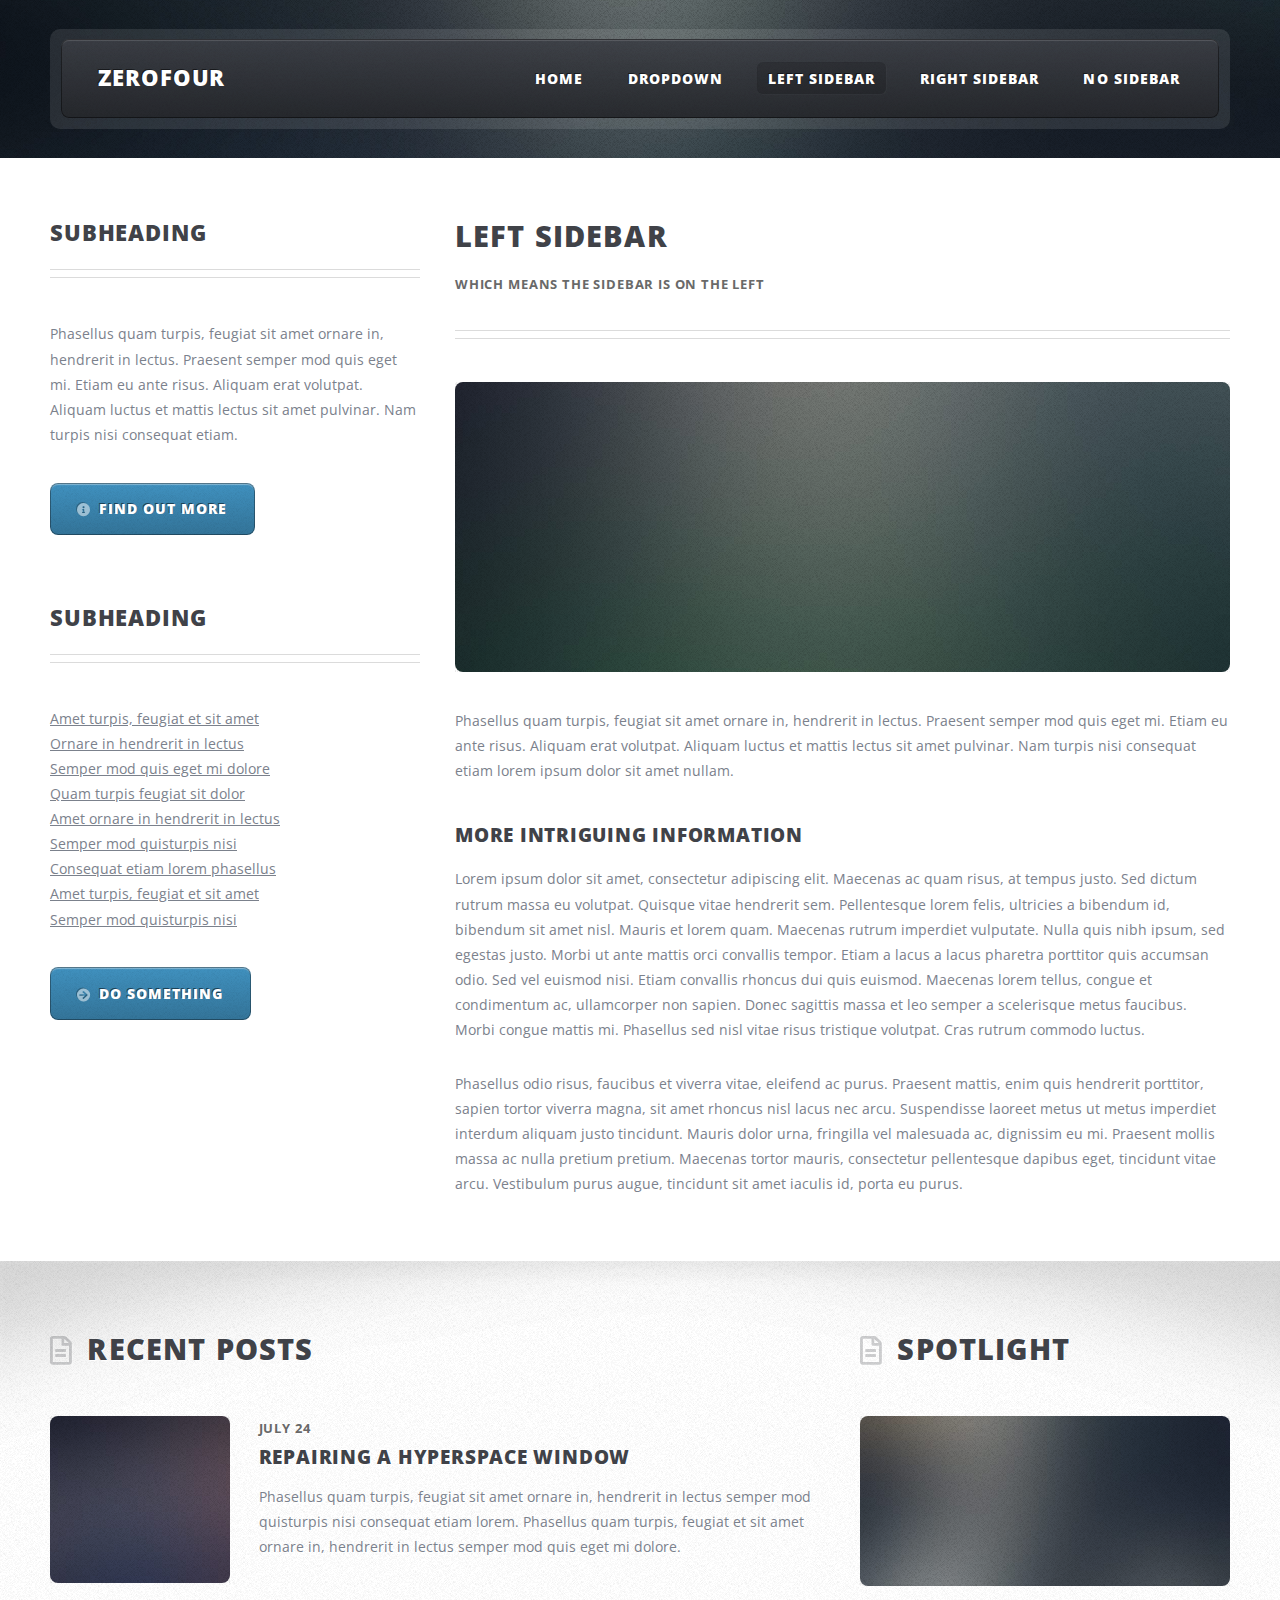
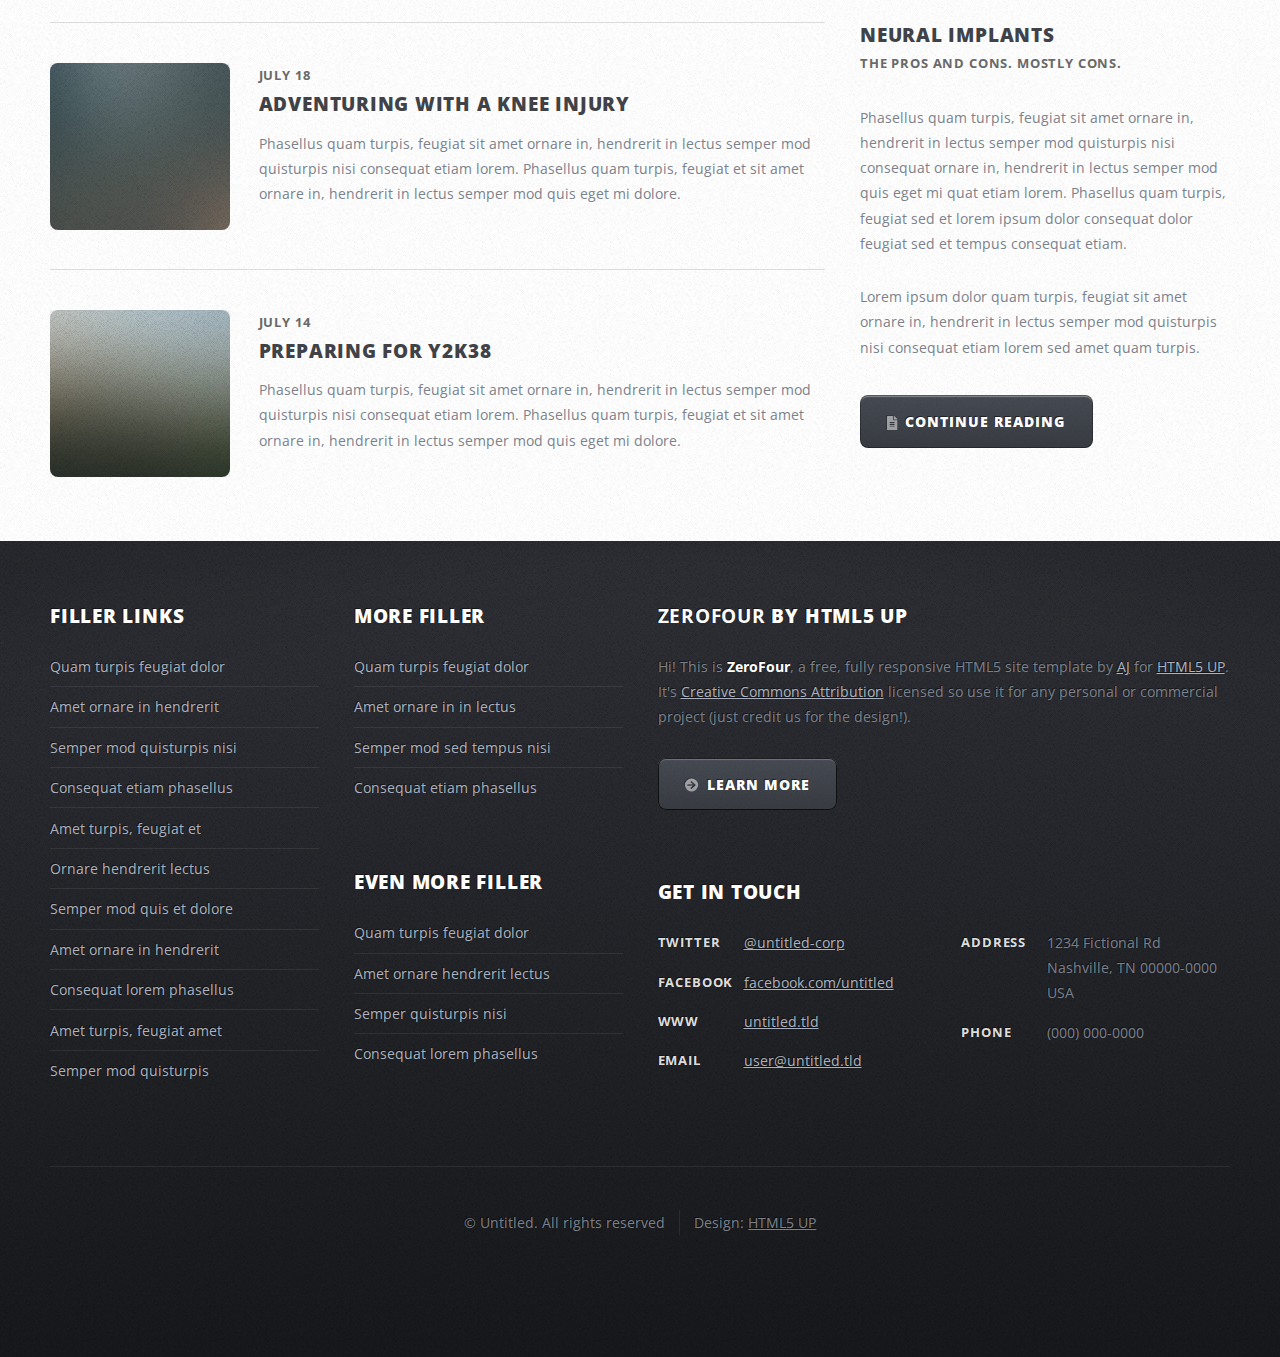
<file: left-sidebar.html>
<!DOCTYPE HTML>
<!--
	ZeroFour by HTML5 UP
	html5up.net | @ajlkn
	Free for personal and commercial use under the CCA 3.0 license (html5up.net/license)
-->
<html>
	<head>
		<title>Left Sidebar - ZeroFour by HTML5 UP</title>
		<meta charset="utf-8" />
		<meta name="viewport" content="width=device-width, initial-scale=1, user-scalable=no" />
		<link rel="stylesheet" href="assets/css/main.css" />
	</head>
	<body class="left-sidebar is-preload">
		<div id="page-wrapper">

			<!-- Header Wrapper -->
				<div id="header-wrapper">
					<div class="container">

						<!-- Header -->
							<header id="header">
								<div class="inner">

									<!-- Logo -->
										<h1><a href="index.html" id="logo">ZeroFour</a></h1>

									<!-- Nav -->
										<nav id="nav">
											<ul>
												<li><a href="index.html">Home</a></li>
												<li>
													<a href="#">Dropdown</a>
													<ul>
														<li><a href="#">Lorem ipsum dolor</a></li>
														<li><a href="#">Magna phasellus</a></li>
														<li>
															<a href="#">Phasellus consequat</a>
															<ul>
																<li><a href="#">Lorem ipsum dolor</a></li>
																<li><a href="#">Phasellus consequat</a></li>
																<li><a href="#">Magna phasellus</a></li>
																<li><a href="#">Etiam dolore nisl</a></li>
															</ul>
														</li>
														<li><a href="#">Veroeros feugiat</a></li>
													</ul>
												</li>
												<li class="current_page_item"><a href="left-sidebar.html">Left Sidebar</a></li>
												<li><a href="right-sidebar.html">Right Sidebar</a></li>
												<li><a href="no-sidebar.html">No Sidebar</a></li>
											</ul>
										</nav>

								</div>
							</header>

					</div>
				</div>

			<!-- Main Wrapper -->
				<div id="main-wrapper">
					<div class="wrapper style2">
						<div class="inner">
							<div class="container">
								<div class="row">
									<div class="col-4 col-12-medium">
										<div id="sidebar">

											<!-- Sidebar -->

												<section>
													<header class="major">
														<h2>Subheading</h2>
													</header>
													<p>Phasellus quam turpis, feugiat sit amet ornare in, hendrerit in lectus.
													Praesent semper mod quis eget mi. Etiam eu ante risus. Aliquam erat volutpat.
													Aliquam luctus et mattis lectus sit amet pulvinar. Nam turpis nisi
													consequat etiam.</p>
													<footer>
														<a href="#" class="button icon solid fa-info-circle">Find out more</a>
													</footer>
												</section>

												<section>
													<header class="major">
														<h2>Subheading</h2>
													</header>
													<ul class="style2">
														<li><a href="#">Amet turpis, feugiat et sit amet</a></li>
														<li><a href="#">Ornare in hendrerit in lectus</a></li>
														<li><a href="#">Semper mod quis eget mi dolore</a></li>
														<li><a href="#">Quam turpis feugiat sit dolor</a></li>
														<li><a href="#">Amet ornare in hendrerit in lectus</a></li>
														<li><a href="#">Semper mod quisturpis nisi</a></li>
														<li><a href="#">Consequat etiam lorem phasellus</a></li>
														<li><a href="#">Amet turpis, feugiat et sit amet</a></li>
														<li><a href="#">Semper mod quisturpis nisi</a></li>
													</ul>
													<footer>
														<a href="#" class="button icon solid fa-arrow-circle-right">Do Something</a>
													</footer>
												</section>

										</div>
									</div>
									<div class="col-8 col-12-medium imp-medium">
										<div id="content">

											<!-- Content -->

												<article>
													<header class="major">
														<h2>Left Sidebar</h2>
														<p>Which means the sidebar is on the left</p>
													</header>

													<span class="image featured"><img src="images/pic08.jpg" alt="" /></span>

													<p>Phasellus quam turpis, feugiat sit amet ornare in, hendrerit in lectus.
													Praesent semper mod quis eget mi. Etiam eu ante risus. Aliquam erat volutpat.
													Aliquam luctus et mattis lectus sit amet pulvinar. Nam turpis nisi
													consequat etiam lorem ipsum dolor sit amet nullam.</p>

													<h3>More intriguing information</h3>
													<p>Lorem ipsum dolor sit amet, consectetur adipiscing elit. Maecenas ac quam risus, at tempus
													justo. Sed dictum rutrum massa eu volutpat. Quisque vitae hendrerit sem. Pellentesque lorem felis,
													ultricies a bibendum id, bibendum sit amet nisl. Mauris et lorem quam. Maecenas rutrum imperdiet
													vulputate. Nulla quis nibh ipsum, sed egestas justo. Morbi ut ante mattis orci convallis tempor.
													Etiam a lacus a lacus pharetra porttitor quis accumsan odio. Sed vel euismod nisi. Etiam convallis
													rhoncus dui quis euismod. Maecenas lorem tellus, congue et condimentum ac, ullamcorper non sapien.
													Donec sagittis massa et leo semper a scelerisque metus faucibus. Morbi congue mattis mi.
													Phasellus sed nisl vitae risus tristique volutpat. Cras rutrum commodo luctus.</p>

													<p>Phasellus odio risus, faucibus et viverra vitae, eleifend ac purus. Praesent mattis, enim
													quis hendrerit porttitor, sapien tortor viverra magna, sit amet rhoncus nisl lacus nec arcu.
													Suspendisse laoreet metus ut metus imperdiet interdum aliquam justo tincidunt. Mauris dolor urna,
													fringilla vel malesuada ac, dignissim eu mi. Praesent mollis massa ac nulla pretium pretium.
													Maecenas tortor mauris, consectetur pellentesque dapibus eget, tincidunt vitae arcu.
													Vestibulum purus augue, tincidunt sit amet iaculis id, porta eu purus.</p>
												</article>

										</div>
									</div>
								</div>
							</div>
						</div>
					</div>
					<div class="wrapper style3">
						<div class="inner">
							<div class="container">
								<div class="row">
									<div class="col-8 col-12-medium">

										<!-- Article list -->
											<section class="box article-list">
												<h2 class="icon fa-file-alt">Recent Posts</h2>

												<!-- Excerpt -->
													<article class="box excerpt">
														<a href="#" class="image left"><img src="images/pic04.jpg" alt="" /></a>
														<div>
															<header>
																<span class="date">July 24</span>
																<h3><a href="#">Repairing a hyperspace window</a></h3>
															</header>
															<p>Phasellus quam turpis, feugiat sit amet ornare in, hendrerit in lectus
															semper mod quisturpis nisi consequat etiam lorem. Phasellus quam turpis,
															feugiat et sit amet ornare in, hendrerit in lectus semper mod quis eget mi dolore.</p>
														</div>
													</article>

												<!-- Excerpt -->
													<article class="box excerpt">
														<a href="#" class="image left"><img src="images/pic05.jpg" alt="" /></a>
														<div>
															<header>
																<span class="date">July 18</span>
																<h3><a href="#">Adventuring with a knee injury</a></h3>
															</header>
															<p>Phasellus quam turpis, feugiat sit amet ornare in, hendrerit in lectus
															semper mod quisturpis nisi consequat etiam lorem. Phasellus quam turpis,
															feugiat et sit amet ornare in, hendrerit in lectus semper mod quis eget mi dolore.</p>
														</div>
													</article>

												<!-- Excerpt -->
													<article class="box excerpt">
														<a href="#" class="image left"><img src="images/pic06.jpg" alt="" /></a>
														<div>
															<header>
																<span class="date">July 14</span>
																<h3><a href="#">Preparing for Y2K38</a></h3>
															</header>
															<p>Phasellus quam turpis, feugiat sit amet ornare in, hendrerit in lectus
															semper mod quisturpis nisi consequat etiam lorem. Phasellus quam turpis,
															feugiat et sit amet ornare in, hendrerit in lectus semper mod quis eget mi dolore.</p>
														</div>
													</article>

											</section>
									</div>
									<div class="col-4 col-12-medium">

										<!-- Spotlight -->
											<section class="box spotlight">
												<h2 class="icon fa-file-alt">Spotlight</h2>
												<article>
													<a href="#" class="image featured"><img src="images/pic07.jpg" alt=""></a>
													<header>
														<h3><a href="#">Neural Implants</a></h3>
														<p>The pros and cons. Mostly cons.</p>
													</header>
													<p>Phasellus quam turpis, feugiat sit amet ornare in, hendrerit in lectus semper mod
													quisturpis nisi consequat ornare in, hendrerit in lectus semper mod quis eget mi quat etiam
													lorem. Phasellus quam turpis, feugiat sed et lorem ipsum dolor consequat dolor feugiat sed
													et tempus consequat etiam.</p>
													<p>Lorem ipsum dolor quam turpis, feugiat sit amet ornare in, hendrerit in lectus semper
													mod quisturpis nisi consequat etiam lorem sed amet quam turpis.</p>
													<footer>
														<a href="#" class="button alt icon solid fa-file-alt">Continue Reading</a>
													</footer>
												</article>
											</section>

									</div>
								</div>
							</div>
						</div>
					</div>
				</div>

			<!-- Footer Wrapper -->
				<div id="footer-wrapper">
					<footer id="footer" class="container">
						<div class="row">
							<div class="col-3 col-6-medium col-12-small">

								<!-- Links -->
									<section>
										<h2>Filler Links</h2>
										<ul class="divided">
											<li><a href="#">Quam turpis feugiat dolor</a></li>
											<li><a href="#">Amet ornare in hendrerit </a></li>
											<li><a href="#">Semper mod quisturpis nisi</a></li>
											<li><a href="#">Consequat etiam phasellus</a></li>
											<li><a href="#">Amet turpis, feugiat et</a></li>
											<li><a href="#">Ornare hendrerit lectus</a></li>
											<li><a href="#">Semper mod quis et dolore</a></li>
											<li><a href="#">Amet ornare in hendrerit</a></li>
											<li><a href="#">Consequat lorem phasellus</a></li>
											<li><a href="#">Amet turpis, feugiat amet</a></li>
											<li><a href="#">Semper mod quisturpis</a></li>
										</ul>
									</section>

							</div>
							<div class="col-3 col-6-medium col-12-small">

								<!-- Links -->
									<section>
										<h2>More Filler</h2>
										<ul class="divided">
											<li><a href="#">Quam turpis feugiat dolor</a></li>
											<li><a href="#">Amet ornare in in lectus</a></li>
											<li><a href="#">Semper mod sed tempus nisi</a></li>
											<li><a href="#">Consequat etiam phasellus</a></li>
										</ul>
									</section>

								<!-- Links -->
									<section>
										<h2>Even More Filler</h2>
										<ul class="divided">
											<li><a href="#">Quam turpis feugiat dolor</a></li>
											<li><a href="#">Amet ornare hendrerit lectus</a></li>
											<li><a href="#">Semper quisturpis nisi</a></li>
											<li><a href="#">Consequat lorem phasellus</a></li>
										</ul>
									</section>

							</div>
							<div class="col-6 col-12-medium imp-medium">

								<!-- About -->
									<section>
										<h2><strong>ZeroFour</strong> by HTML5 UP</h2>
										<p>Hi! This is <strong>ZeroFour</strong>, a free, fully responsive HTML5 site
										template by <a href="http://twitter.com/ajlkn">AJ</a> for <a href="http://html5up.net/">HTML5 UP</a>.
										It's <a href="http://html5up.net/license/">Creative Commons Attribution</a>
										licensed so use it for any personal or commercial project (just credit us
										for the design!).</p>
										<a href="#" class="button alt icon solid fa-arrow-circle-right">Learn More</a>
									</section>

								<!-- Contact -->
									<section>
										<h2>Get in touch</h2>
										<div>
											<div class="row">
												<div class="col-6 col-12-small">
													<dl class="contact">
														<dt>Twitter</dt>
														<dd><a href="#">@untitled-corp</a></dd>
														<dt>Facebook</dt>
														<dd><a href="#">facebook.com/untitled</a></dd>
														<dt>WWW</dt>
														<dd><a href="#">untitled.tld</a></dd>
														<dt>Email</dt>
														<dd><a href="#">user@untitled.tld</a></dd>
													</dl>
												</div>
												<div class="col-6 col-12-small">
													<dl class="contact">
														<dt>Address</dt>
														<dd>
															1234 Fictional Rd<br />
															Nashville, TN 00000-0000<br />
															USA
														</dd>
														<dt>Phone</dt>
														<dd>(000) 000-0000</dd>
													</dl>
												</div>
											</div>
										</div>
									</section>

							</div>
							<div class="col-12">
								<div id="copyright">
									<ul class="menu">
										<li>&copy; Untitled. All rights reserved</li><li>Design: <a href="http://html5up.net">HTML5 UP</a></li>
									</ul>
								</div>
							</div>
						</div>
					</footer>
				</div>

		</div>

		<!-- Scripts -->
			<script src="assets/js/jquery.min.js"></script>
			<script src="assets/js/jquery.dropotron.min.js"></script>
			<script src="assets/js/browser.min.js"></script>
			<script src="assets/js/breakpoints.min.js"></script>
			<script src="assets/js/util.js"></script>
			<script src="assets/js/main.js"></script>

	</body>
</html>
</file>
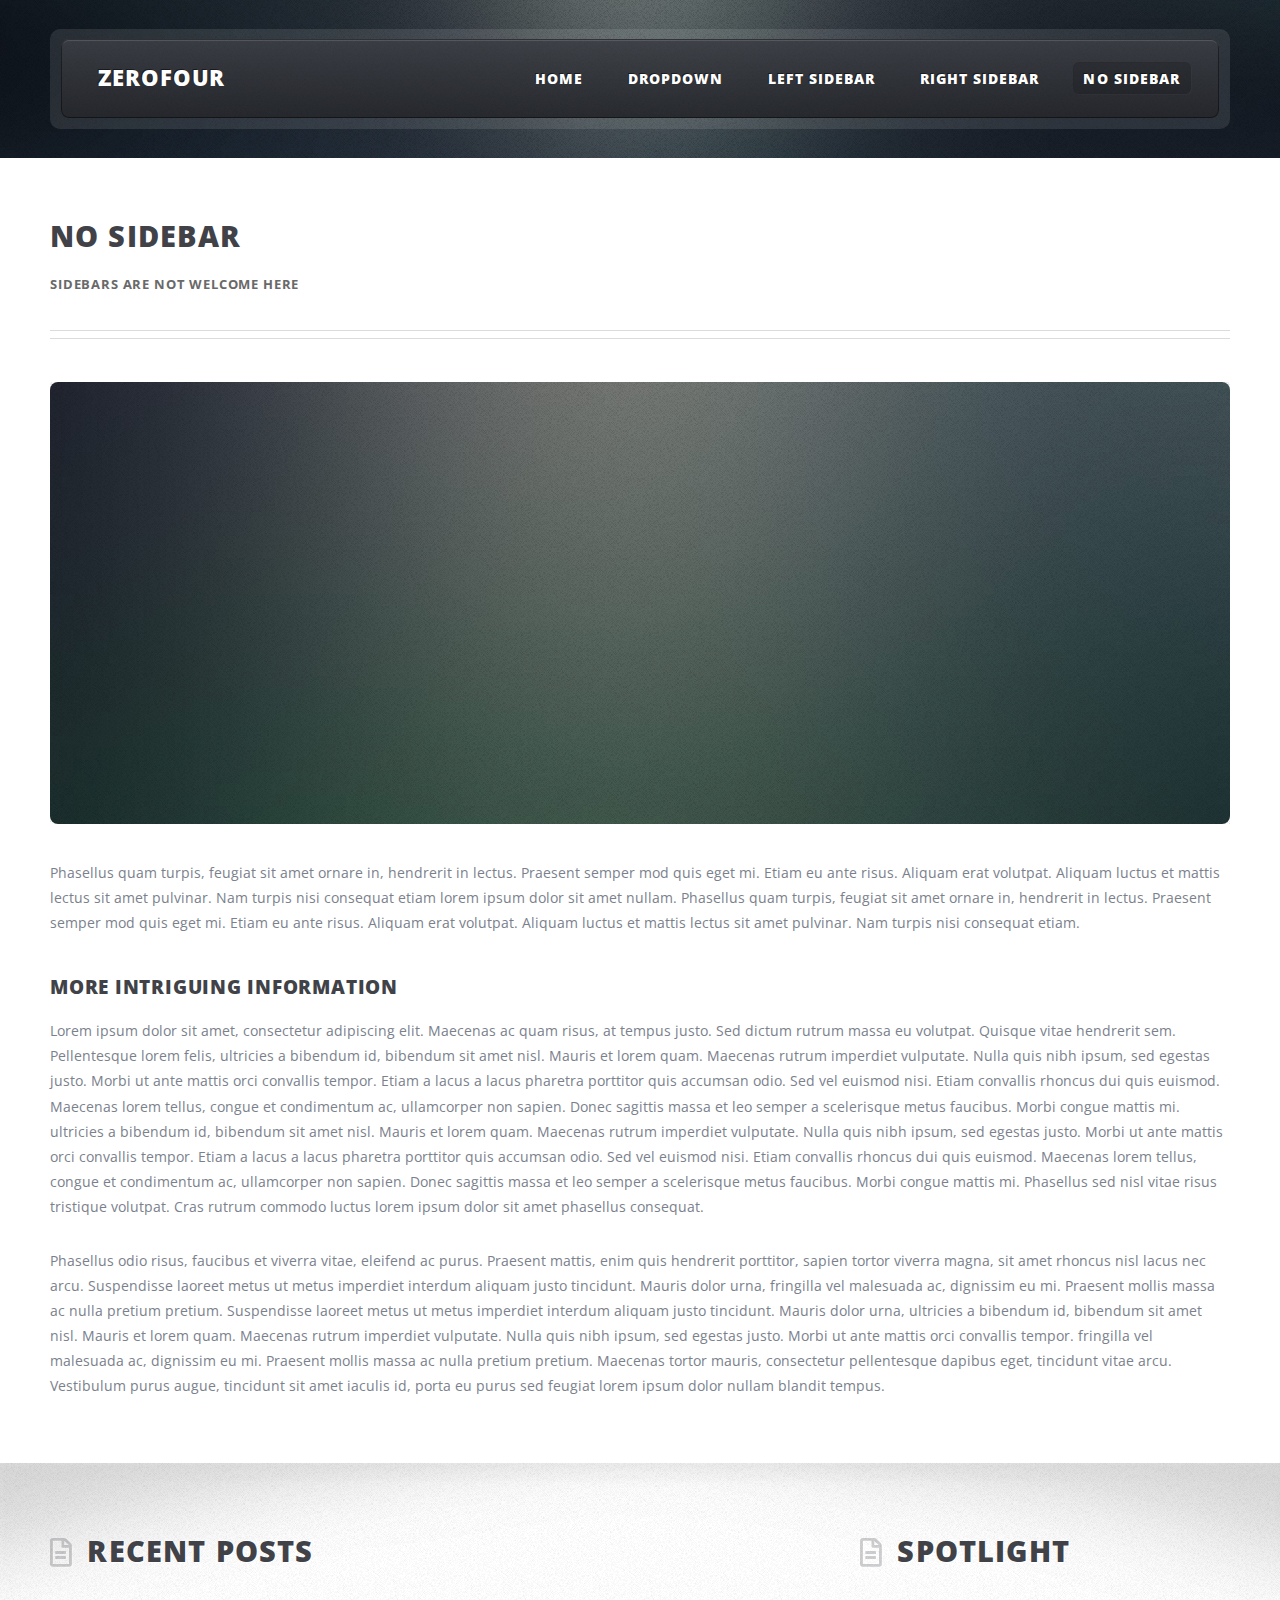
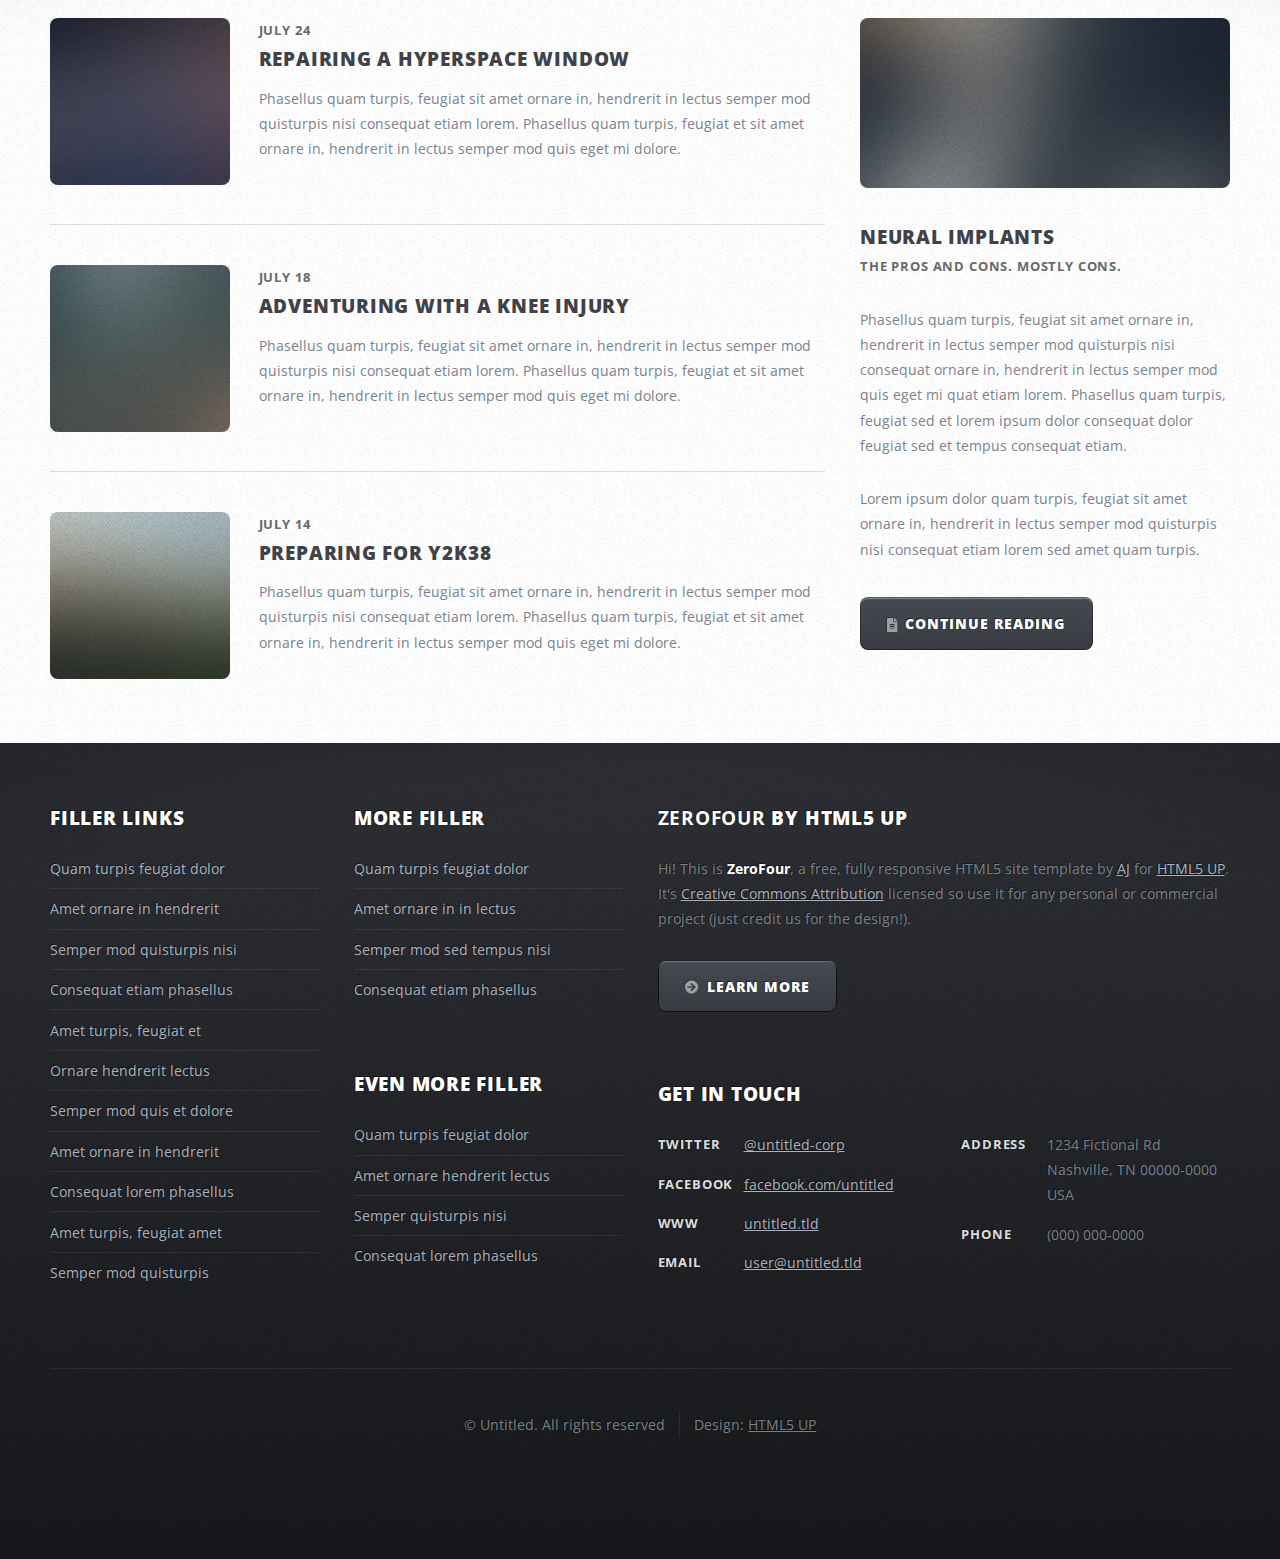
<file: no-sidebar.html>
<!DOCTYPE HTML>
<!--
	ZeroFour by HTML5 UP
	html5up.net | @ajlkn
	Free for personal and commercial use under the CCA 3.0 license (html5up.net/license)
-->
<html>
	<head>
		<title>No Sidebar - ZeroFour by HTML5 UP</title>
		<meta charset="utf-8" />
		<meta name="viewport" content="width=device-width, initial-scale=1, user-scalable=no" />
		<link rel="stylesheet" href="assets/css/main.css" />
	</head>
	<body class="no-sidebar is-preload">
		<div id="page-wrapper">

			<!-- Header Wrapper -->
				<div id="header-wrapper">
					<div class="container">

						<!-- Header -->
							<header id="header">
								<div class="inner">

									<!-- Logo -->
										<h1><a href="index.html" id="logo">ZeroFour</a></h1>

									<!-- Nav -->
										<nav id="nav">
											<ul>
												<li><a href="index.html">Home</a></li>
												<li>
													<a href="#">Dropdown</a>
													<ul>
														<li><a href="#">Lorem ipsum dolor</a></li>
														<li><a href="#">Magna phasellus</a></li>
														<li>
															<a href="#">Phasellus consequat</a>
															<ul>
																<li><a href="#">Lorem ipsum dolor</a></li>
																<li><a href="#">Phasellus consequat</a></li>
																<li><a href="#">Magna phasellus</a></li>
																<li><a href="#">Etiam dolore nisl</a></li>
															</ul>
														</li>
														<li><a href="#">Veroeros feugiat</a></li>
													</ul>
												</li>
												<li><a href="left-sidebar.html">Left Sidebar</a></li>
												<li><a href="right-sidebar.html">Right Sidebar</a></li>
												<li class="current_page_item"><a href="no-sidebar.html">No Sidebar</a></li>
											</ul>
										</nav>

								</div>
							</header>

					</div>
				</div>

			<!-- Main Wrapper -->
				<div id="main-wrapper">
					<div class="wrapper style2">
						<div class="inner">
							<div class="container">
								<div id="content">

									<!-- Content -->

										<article>
											<header class="major">
												<h2>No Sidebar</h2>
												<p>Sidebars are not welcome here</p>
											</header>

											<span class="image featured"><img src="images/pic08.jpg" alt="" /></span>

											<p>Phasellus quam turpis, feugiat sit amet ornare in, hendrerit in lectus.
											Praesent semper mod quis eget mi. Etiam eu ante risus. Aliquam erat volutpat.
											Aliquam luctus et mattis lectus sit amet pulvinar. Nam turpis nisi
											consequat etiam lorem ipsum dolor sit amet nullam. Phasellus quam turpis,
											feugiat sit amet ornare in, hendrerit in lectus. Praesent semper mod quis
											eget mi. Etiam eu ante risus. Aliquam erat volutpat. Aliquam luctus et
											mattis lectus sit amet pulvinar. Nam turpis nisi consequat etiam.</p>

											<h3>More intriguing information</h3>
											<p>Lorem ipsum dolor sit amet, consectetur adipiscing elit. Maecenas ac quam risus, at tempus
											justo. Sed dictum rutrum massa eu volutpat. Quisque vitae hendrerit sem. Pellentesque lorem felis,
											ultricies a bibendum id, bibendum sit amet nisl. Mauris et lorem quam. Maecenas rutrum imperdiet
											vulputate. Nulla quis nibh ipsum, sed egestas justo. Morbi ut ante mattis orci convallis tempor.
											Etiam a lacus a lacus pharetra porttitor quis accumsan odio. Sed vel euismod nisi. Etiam convallis
											rhoncus dui quis euismod. Maecenas lorem tellus, congue et condimentum ac, ullamcorper non sapien.
											Donec sagittis massa et leo semper a scelerisque metus faucibus. Morbi congue mattis mi.
											ultricies a bibendum id, bibendum sit amet nisl. Mauris et lorem quam. Maecenas rutrum imperdiet
											vulputate. Nulla quis nibh ipsum, sed egestas justo. Morbi ut ante mattis orci convallis tempor.
											Etiam a lacus a lacus pharetra porttitor quis accumsan odio. Sed vel euismod nisi. Etiam convallis
											rhoncus dui quis euismod. Maecenas lorem tellus, congue et condimentum ac, ullamcorper non sapien.
											Donec sagittis massa et leo semper a scelerisque metus faucibus. Morbi congue mattis mi.
											Phasellus sed nisl vitae risus tristique volutpat. Cras rutrum commodo luctus lorem ipsum
											dolor sit amet phasellus consequat.</p>

											<p>Phasellus odio risus, faucibus et viverra vitae, eleifend ac purus. Praesent mattis, enim
											quis hendrerit porttitor, sapien tortor viverra magna, sit amet rhoncus nisl lacus nec arcu.
											Suspendisse laoreet metus ut metus imperdiet interdum aliquam justo tincidunt. Mauris dolor urna,
											fringilla vel malesuada ac, dignissim eu mi. Praesent mollis massa ac nulla pretium pretium.
											Suspendisse laoreet metus ut metus imperdiet interdum aliquam justo tincidunt. Mauris dolor urna,
											ultricies a bibendum id, bibendum sit amet nisl. Mauris et lorem quam. Maecenas rutrum imperdiet
											vulputate. Nulla quis nibh ipsum, sed egestas justo. Morbi ut ante mattis orci convallis tempor.
											fringilla vel malesuada ac, dignissim eu mi. Praesent mollis massa ac nulla pretium pretium.
											Maecenas tortor mauris, consectetur pellentesque dapibus eget, tincidunt vitae arcu.
											Vestibulum purus augue, tincidunt sit amet iaculis id, porta eu purus sed feugiat lorem ipsum
											dolor nullam blandit tempus.</p>
										</article>

								</div>
							</div>
						</div>
					</div>
					<div class="wrapper style3">
						<div class="inner">
							<div class="container">
								<div class="row">
									<div class="col-8 col-12-medium">

										<!-- Article list -->
											<section class="box article-list">
												<h2 class="icon fa-file-alt">Recent Posts</h2>

												<!-- Excerpt -->
													<article class="box excerpt">
														<a href="#" class="image left"><img src="images/pic04.jpg" alt="" /></a>
														<div>
															<header>
																<span class="date">July 24</span>
																<h3><a href="#">Repairing a hyperspace window</a></h3>
															</header>
															<p>Phasellus quam turpis, feugiat sit amet ornare in, hendrerit in lectus
															semper mod quisturpis nisi consequat etiam lorem. Phasellus quam turpis,
															feugiat et sit amet ornare in, hendrerit in lectus semper mod quis eget mi dolore.</p>
														</div>
													</article>

												<!-- Excerpt -->
													<article class="box excerpt">
														<a href="#" class="image left"><img src="images/pic05.jpg" alt="" /></a>
														<div>
															<header>
																<span class="date">July 18</span>
																<h3><a href="#">Adventuring with a knee injury</a></h3>
															</header>
															<p>Phasellus quam turpis, feugiat sit amet ornare in, hendrerit in lectus
															semper mod quisturpis nisi consequat etiam lorem. Phasellus quam turpis,
															feugiat et sit amet ornare in, hendrerit in lectus semper mod quis eget mi dolore.</p>
														</div>
													</article>

												<!-- Excerpt -->
													<article class="box excerpt">
														<a href="#" class="image left"><img src="images/pic06.jpg" alt="" /></a>
														<div>
															<header>
																<span class="date">July 14</span>
																<h3><a href="#">Preparing for Y2K38</a></h3>
															</header>
															<p>Phasellus quam turpis, feugiat sit amet ornare in, hendrerit in lectus
															semper mod quisturpis nisi consequat etiam lorem. Phasellus quam turpis,
															feugiat et sit amet ornare in, hendrerit in lectus semper mod quis eget mi dolore.</p>
														</div>
													</article>

											</section>
									</div>
									<div class="col-4 col-12-medium">

										<!-- Spotlight -->
											<section class="box spotlight">
												<h2 class="icon fa-file-alt">Spotlight</h2>
												<article>
													<a href="#" class="image featured"><img src="images/pic07.jpg" alt=""></a>
													<header>
														<h3><a href="#">Neural Implants</a></h3>
														<p>The pros and cons. Mostly cons.</p>
													</header>
													<p>Phasellus quam turpis, feugiat sit amet ornare in, hendrerit in lectus semper mod
													quisturpis nisi consequat ornare in, hendrerit in lectus semper mod quis eget mi quat etiam
													lorem. Phasellus quam turpis, feugiat sed et lorem ipsum dolor consequat dolor feugiat sed
													et tempus consequat etiam.</p>
													<p>Lorem ipsum dolor quam turpis, feugiat sit amet ornare in, hendrerit in lectus semper
													mod quisturpis nisi consequat etiam lorem sed amet quam turpis.</p>
													<footer>
														<a href="#" class="button alt icon solid fa-file-alt">Continue Reading</a>
													</footer>
												</article>
											</section>

									</div>
								</div>
							</div>
						</div>
					</div>
				</div>

			<!-- Footer Wrapper -->
				<div id="footer-wrapper">
					<footer id="footer" class="container">
						<div class="row">
							<div class="col-3 col-6-medium col-12-small">

								<!-- Links -->
									<section>
										<h2>Filler Links</h2>
										<ul class="divided">
											<li><a href="#">Quam turpis feugiat dolor</a></li>
											<li><a href="#">Amet ornare in hendrerit </a></li>
											<li><a href="#">Semper mod quisturpis nisi</a></li>
											<li><a href="#">Consequat etiam phasellus</a></li>
											<li><a href="#">Amet turpis, feugiat et</a></li>
											<li><a href="#">Ornare hendrerit lectus</a></li>
											<li><a href="#">Semper mod quis et dolore</a></li>
											<li><a href="#">Amet ornare in hendrerit</a></li>
											<li><a href="#">Consequat lorem phasellus</a></li>
											<li><a href="#">Amet turpis, feugiat amet</a></li>
											<li><a href="#">Semper mod quisturpis</a></li>
										</ul>
									</section>

							</div>
							<div class="col-3 col-6-medium col-12-small">

								<!-- Links -->
									<section>
										<h2>More Filler</h2>
										<ul class="divided">
											<li><a href="#">Quam turpis feugiat dolor</a></li>
											<li><a href="#">Amet ornare in in lectus</a></li>
											<li><a href="#">Semper mod sed tempus nisi</a></li>
											<li><a href="#">Consequat etiam phasellus</a></li>
										</ul>
									</section>

								<!-- Links -->
									<section>
										<h2>Even More Filler</h2>
										<ul class="divided">
											<li><a href="#">Quam turpis feugiat dolor</a></li>
											<li><a href="#">Amet ornare hendrerit lectus</a></li>
											<li><a href="#">Semper quisturpis nisi</a></li>
											<li><a href="#">Consequat lorem phasellus</a></li>
										</ul>
									</section>

							</div>
							<div class="col-6 col-12-medium imp-medium">

								<!-- About -->
									<section>
										<h2><strong>ZeroFour</strong> by HTML5 UP</h2>
										<p>Hi! This is <strong>ZeroFour</strong>, a free, fully responsive HTML5 site
										template by <a href="http://twitter.com/ajlkn">AJ</a> for <a href="http://html5up.net/">HTML5 UP</a>.
										It's <a href="http://html5up.net/license/">Creative Commons Attribution</a>
										licensed so use it for any personal or commercial project (just credit us
										for the design!).</p>
										<a href="#" class="button alt icon solid fa-arrow-circle-right">Learn More</a>
									</section>

								<!-- Contact -->
									<section>
										<h2>Get in touch</h2>
										<div>
											<div class="row">
												<div class="col-6 col-12-small">
													<dl class="contact">
														<dt>Twitter</dt>
														<dd><a href="#">@untitled-corp</a></dd>
														<dt>Facebook</dt>
														<dd><a href="#">facebook.com/untitled</a></dd>
														<dt>WWW</dt>
														<dd><a href="#">untitled.tld</a></dd>
														<dt>Email</dt>
														<dd><a href="#">user@untitled.tld</a></dd>
													</dl>
												</div>
												<div class="col-6 col-12-small">
													<dl class="contact">
														<dt>Address</dt>
														<dd>
															1234 Fictional Rd<br />
															Nashville, TN 00000-0000<br />
															USA
														</dd>
														<dt>Phone</dt>
														<dd>(000) 000-0000</dd>
													</dl>
												</div>
											</div>
										</div>
									</section>

							</div>
							<div class="col-12">
								<div id="copyright">
									<ul class="menu">
										<li>&copy; Untitled. All rights reserved</li><li>Design: <a href="http://html5up.net">HTML5 UP</a></li>
									</ul>
								</div>
							</div>
						</div>
					</footer>
				</div>

		</div>

		<!-- Scripts -->
			<script src="assets/js/jquery.min.js"></script>
			<script src="assets/js/jquery.dropotron.min.js"></script>
			<script src="assets/js/browser.min.js"></script>
			<script src="assets/js/breakpoints.min.js"></script>
			<script src="assets/js/util.js"></script>
			<script src="assets/js/main.js"></script>

	</body>
</html>
</file>
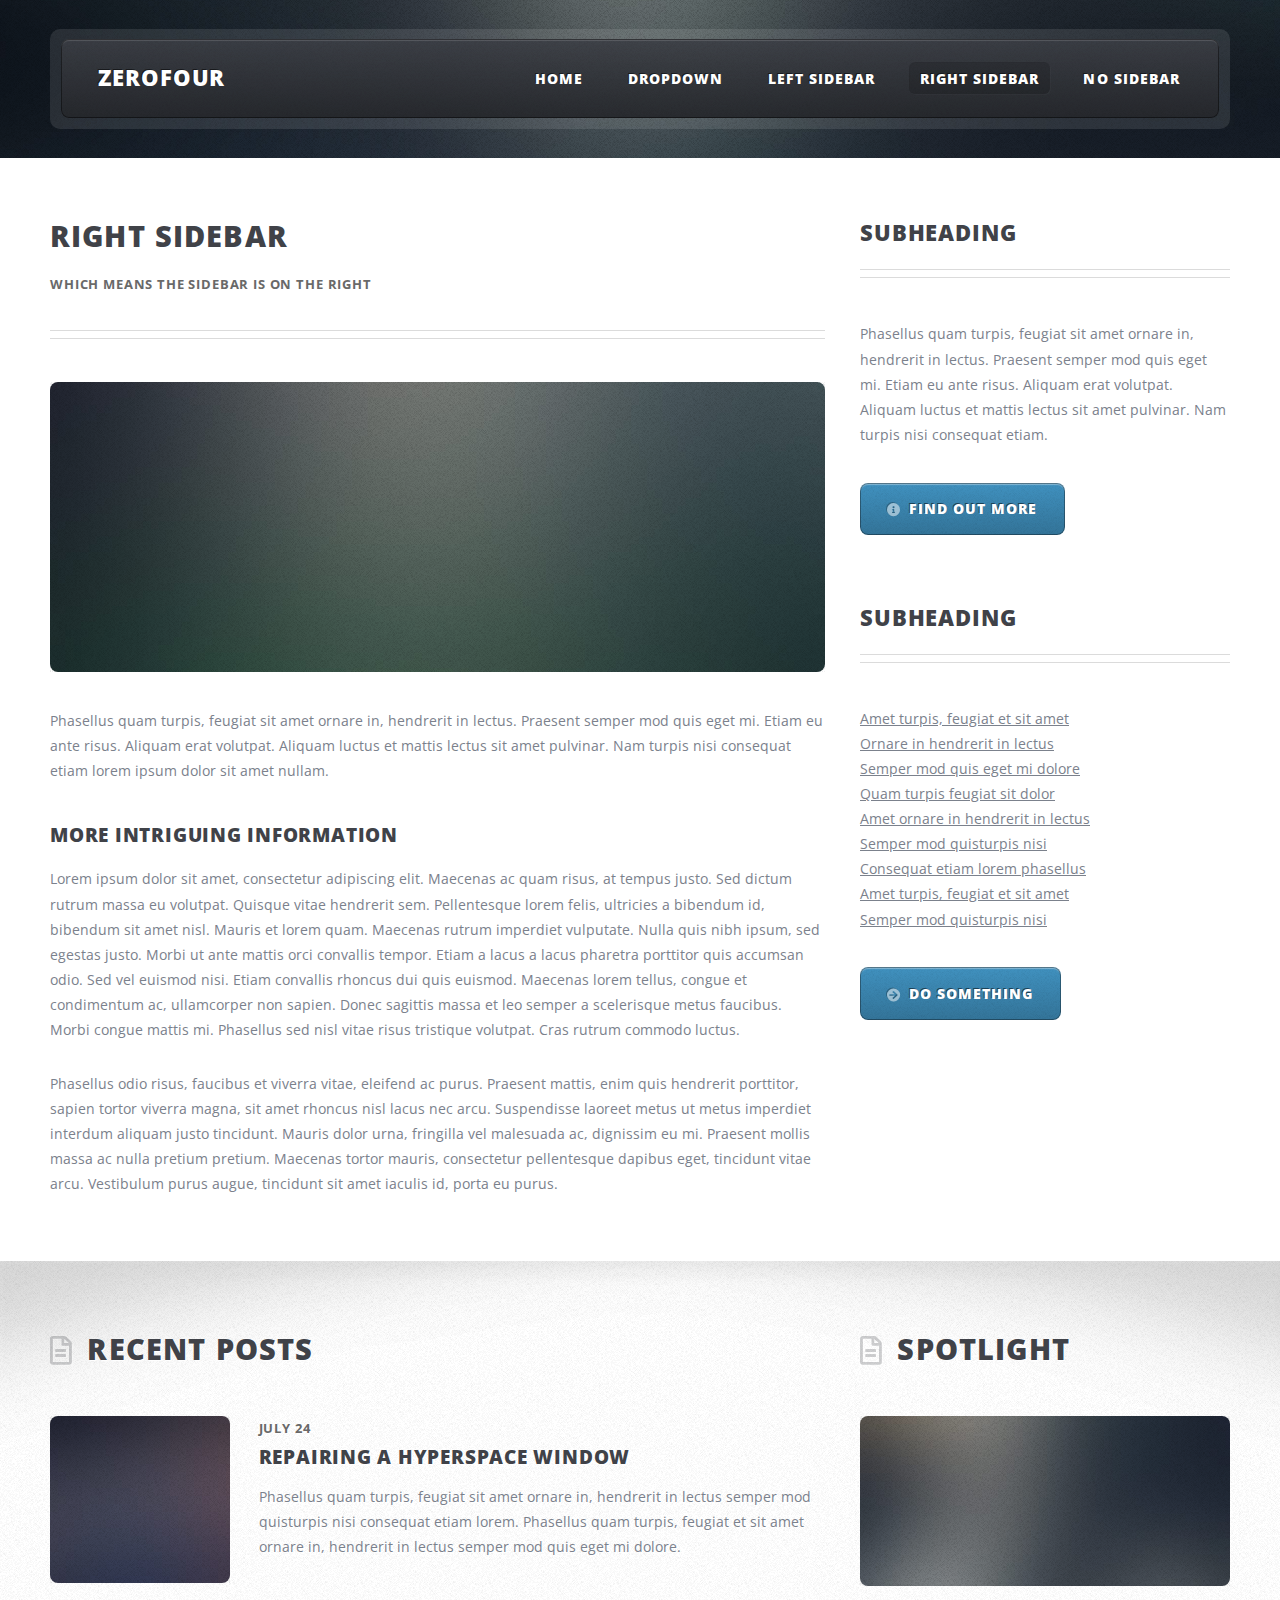
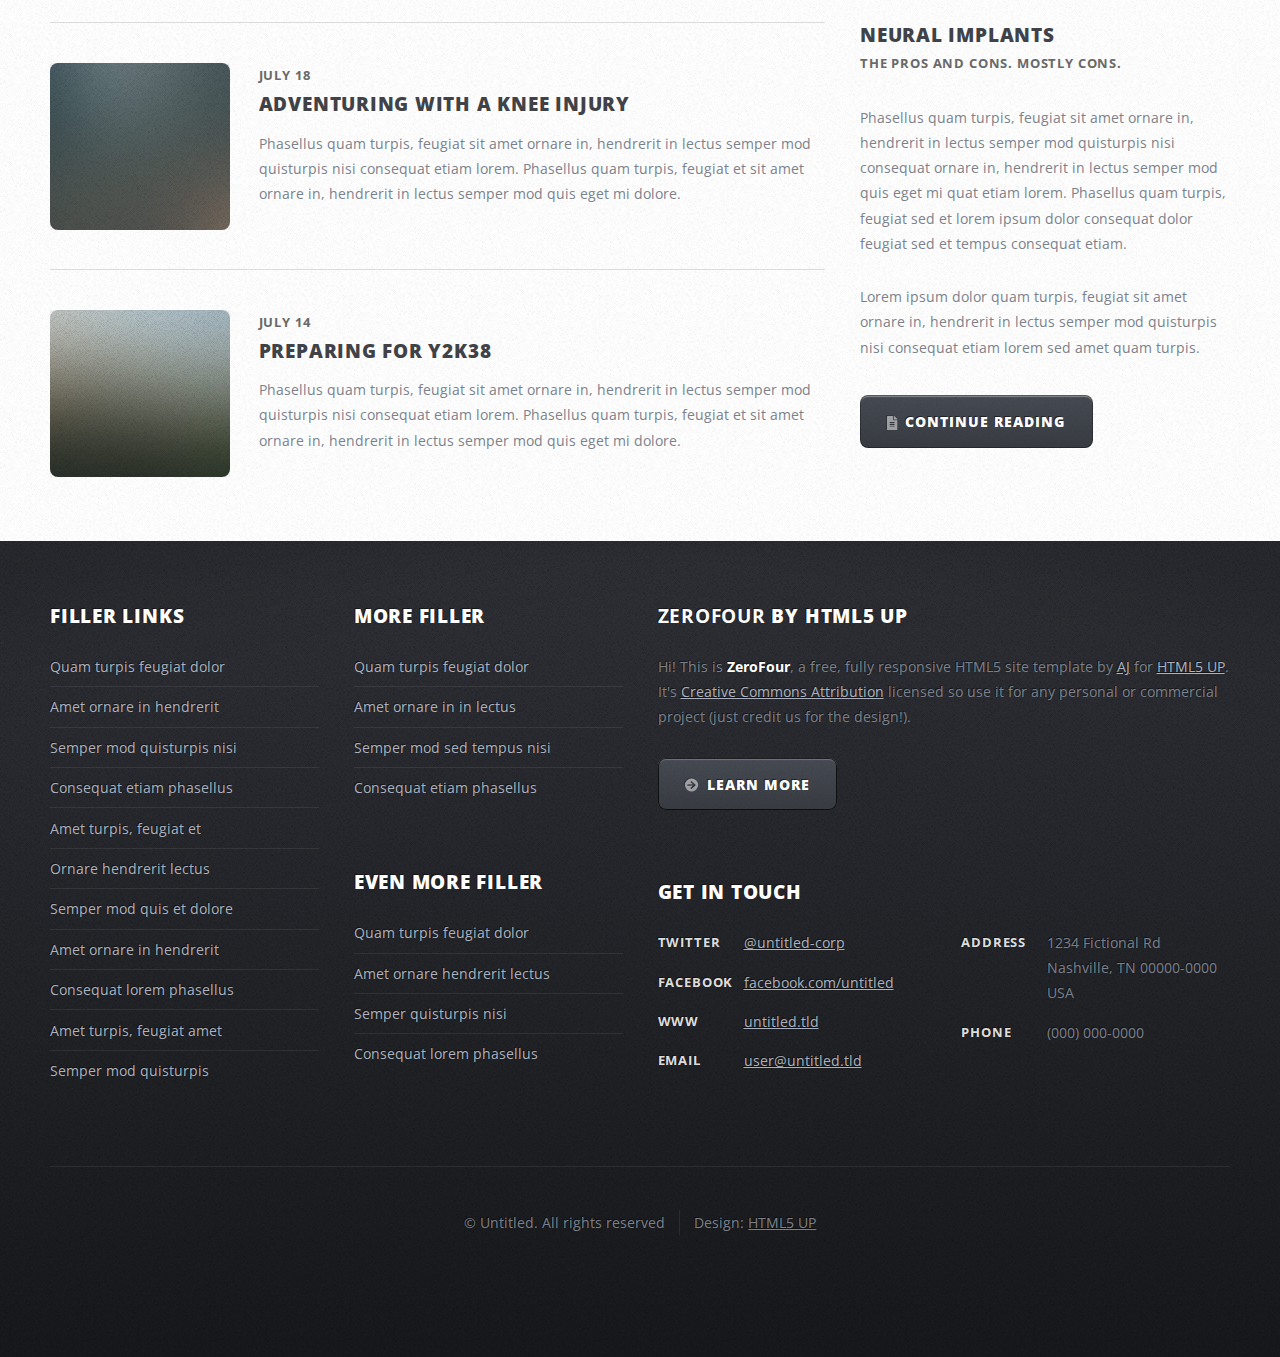
<file: right-sidebar.html>
<!DOCTYPE HTML>
<!--
	ZeroFour by HTML5 UP
	html5up.net | @ajlkn
	Free for personal and commercial use under the CCA 3.0 license (html5up.net/license)
-->
<html>
	<head>
		<title>Right Sidebar - ZeroFour by HTML5 UP</title>
		<meta charset="utf-8" />
		<meta name="viewport" content="width=device-width, initial-scale=1, user-scalable=no" />
		<link rel="stylesheet" href="assets/css/main.css" />
	</head>
	<body class="right-sidebar is-preload">
		<div id="page-wrapper">

			<!-- Header Wrapper -->
				<div id="header-wrapper">
					<div class="container">

						<!-- Header -->
							<header id="header">
								<div class="inner">

									<!-- Logo -->
										<h1><a href="index.html" id="logo">ZeroFour</a></h1>

									<!-- Nav -->
										<nav id="nav">
											<ul>
												<li><a href="index.html">Home</a></li>
												<li>
													<a href="#">Dropdown</a>
													<ul>
														<li><a href="#">Lorem ipsum dolor</a></li>
														<li><a href="#">Magna phasellus</a></li>
														<li>
															<a href="#">Phasellus consequat</a>
															<ul>
																<li><a href="#">Lorem ipsum dolor</a></li>
																<li><a href="#">Phasellus consequat</a></li>
																<li><a href="#">Magna phasellus</a></li>
																<li><a href="#">Etiam dolore nisl</a></li>
															</ul>
														</li>
														<li><a href="#">Veroeros feugiat</a></li>
													</ul>
												</li>
												<li><a href="left-sidebar.html">Left Sidebar</a></li>
												<li class="current_page_item"><a href="right-sidebar.html">Right Sidebar</a></li>
												<li><a href="no-sidebar.html">No Sidebar</a></li>
											</ul>
										</nav>

								</div>
							</header>

					</div>
				</div>

			<!-- Main Wrapper -->
				<div id="main-wrapper">
					<div class="wrapper style2">
						<div class="inner">
							<div class="container">
								<div class="row">
									<div class="col-8 col-12-medium">
										<div id="content">

											<!-- Content -->

												<article>
													<header class="major">
														<h2>Right Sidebar</h2>
														<p>Which means the sidebar is on the right</p>
													</header>

													<span class="image featured"><img src="images/pic08.jpg" alt="" /></span>

													<p>Phasellus quam turpis, feugiat sit amet ornare in, hendrerit in lectus.
													Praesent semper mod quis eget mi. Etiam eu ante risus. Aliquam erat volutpat.
													Aliquam luctus et mattis lectus sit amet pulvinar. Nam turpis nisi
													consequat etiam lorem ipsum dolor sit amet nullam.</p>

													<h3>More intriguing information</h3>
													<p>Lorem ipsum dolor sit amet, consectetur adipiscing elit. Maecenas ac quam risus, at tempus
													justo. Sed dictum rutrum massa eu volutpat. Quisque vitae hendrerit sem. Pellentesque lorem felis,
													ultricies a bibendum id, bibendum sit amet nisl. Mauris et lorem quam. Maecenas rutrum imperdiet
													vulputate. Nulla quis nibh ipsum, sed egestas justo. Morbi ut ante mattis orci convallis tempor.
													Etiam a lacus a lacus pharetra porttitor quis accumsan odio. Sed vel euismod nisi. Etiam convallis
													rhoncus dui quis euismod. Maecenas lorem tellus, congue et condimentum ac, ullamcorper non sapien.
													Donec sagittis massa et leo semper a scelerisque metus faucibus. Morbi congue mattis mi.
													Phasellus sed nisl vitae risus tristique volutpat. Cras rutrum commodo luctus.</p>

													<p>Phasellus odio risus, faucibus et viverra vitae, eleifend ac purus. Praesent mattis, enim
													quis hendrerit porttitor, sapien tortor viverra magna, sit amet rhoncus nisl lacus nec arcu.
													Suspendisse laoreet metus ut metus imperdiet interdum aliquam justo tincidunt. Mauris dolor urna,
													fringilla vel malesuada ac, dignissim eu mi. Praesent mollis massa ac nulla pretium pretium.
													Maecenas tortor mauris, consectetur pellentesque dapibus eget, tincidunt vitae arcu.
													Vestibulum purus augue, tincidunt sit amet iaculis id, porta eu purus.</p>
												</article>

										</div>
									</div>
									<div class="col-4 col-12-medium">
										<div id="sidebar">

											<!-- Sidebar -->

												<section>
													<header class="major">
														<h2>Subheading</h2>
													</header>
													<p>Phasellus quam turpis, feugiat sit amet ornare in, hendrerit in lectus.
													Praesent semper mod quis eget mi. Etiam eu ante risus. Aliquam erat volutpat.
													Aliquam luctus et mattis lectus sit amet pulvinar. Nam turpis nisi
													consequat etiam.</p>
													<footer>
														<a href="#" class="button icon solid fa-info-circle">Find out more</a>
													</footer>
												</section>

												<section>
													<header class="major">
														<h2>Subheading</h2>
													</header>
													<ul class="style2">
														<li><a href="#">Amet turpis, feugiat et sit amet</a></li>
														<li><a href="#">Ornare in hendrerit in lectus</a></li>
														<li><a href="#">Semper mod quis eget mi dolore</a></li>
														<li><a href="#">Quam turpis feugiat sit dolor</a></li>
														<li><a href="#">Amet ornare in hendrerit in lectus</a></li>
														<li><a href="#">Semper mod quisturpis nisi</a></li>
														<li><a href="#">Consequat etiam lorem phasellus</a></li>
														<li><a href="#">Amet turpis, feugiat et sit amet</a></li>
														<li><a href="#">Semper mod quisturpis nisi</a></li>
													</ul>
													<footer>
														<a href="#" class="button icon solid fa-arrow-circle-right">Do Something</a>
													</footer>
												</section>

										</div>
									</div>
								</div>
							</div>
						</div>
					</div>
					<div class="wrapper style3">
						<div class="inner">
							<div class="container">
								<div class="row">
									<div class="col-8 col-12-medium">

										<!-- Article list -->
											<section class="box article-list">
												<h2 class="icon fa-file-alt">Recent Posts</h2>

												<!-- Excerpt -->
													<article class="box excerpt">
														<a href="#" class="image left"><img src="images/pic04.jpg" alt="" /></a>
														<div>
															<header>
																<span class="date">July 24</span>
																<h3><a href="#">Repairing a hyperspace window</a></h3>
															</header>
															<p>Phasellus quam turpis, feugiat sit amet ornare in, hendrerit in lectus
															semper mod quisturpis nisi consequat etiam lorem. Phasellus quam turpis,
															feugiat et sit amet ornare in, hendrerit in lectus semper mod quis eget mi dolore.</p>
														</div>
													</article>

												<!-- Excerpt -->
													<article class="box excerpt">
														<a href="#" class="image left"><img src="images/pic05.jpg" alt="" /></a>
														<div>
															<header>
																<span class="date">July 18</span>
																<h3><a href="#">Adventuring with a knee injury</a></h3>
															</header>
															<p>Phasellus quam turpis, feugiat sit amet ornare in, hendrerit in lectus
															semper mod quisturpis nisi consequat etiam lorem. Phasellus quam turpis,
															feugiat et sit amet ornare in, hendrerit in lectus semper mod quis eget mi dolore.</p>
														</div>
													</article>

												<!-- Excerpt -->
													<article class="box excerpt">
														<a href="#" class="image left"><img src="images/pic06.jpg" alt="" /></a>
														<div>
															<header>
																<span class="date">July 14</span>
																<h3><a href="#">Preparing for Y2K38</a></h3>
															</header>
															<p>Phasellus quam turpis, feugiat sit amet ornare in, hendrerit in lectus
															semper mod quisturpis nisi consequat etiam lorem. Phasellus quam turpis,
															feugiat et sit amet ornare in, hendrerit in lectus semper mod quis eget mi dolore.</p>
														</div>
													</article>

											</section>
									</div>
									<div class="col-4 col-12-medium">

										<!-- Spotlight -->
											<section class="box spotlight">
												<h2 class="icon fa-file-alt">Spotlight</h2>
												<article>
													<a href="#" class="image featured"><img src="images/pic07.jpg" alt=""></a>
													<header>
														<h3><a href="#">Neural Implants</a></h3>
														<p>The pros and cons. Mostly cons.</p>
													</header>
													<p>Phasellus quam turpis, feugiat sit amet ornare in, hendrerit in lectus semper mod
													quisturpis nisi consequat ornare in, hendrerit in lectus semper mod quis eget mi quat etiam
													lorem. Phasellus quam turpis, feugiat sed et lorem ipsum dolor consequat dolor feugiat sed
													et tempus consequat etiam.</p>
													<p>Lorem ipsum dolor quam turpis, feugiat sit amet ornare in, hendrerit in lectus semper
													mod quisturpis nisi consequat etiam lorem sed amet quam turpis.</p>
													<footer>
														<a href="#" class="button alt icon solid fa-file-alt">Continue Reading</a>
													</footer>
												</article>
											</section>

									</div>
								</div>
							</div>
						</div>
					</div>
				</div>

			<!-- Footer Wrapper -->
				<div id="footer-wrapper">
					<footer id="footer" class="container">
						<div class="row">
							<div class="col-3 col-6-medium col-12-small">

								<!-- Links -->
									<section>
										<h2>Filler Links</h2>
										<ul class="divided">
											<li><a href="#">Quam turpis feugiat dolor</a></li>
											<li><a href="#">Amet ornare in hendrerit </a></li>
											<li><a href="#">Semper mod quisturpis nisi</a></li>
											<li><a href="#">Consequat etiam phasellus</a></li>
											<li><a href="#">Amet turpis, feugiat et</a></li>
											<li><a href="#">Ornare hendrerit lectus</a></li>
											<li><a href="#">Semper mod quis et dolore</a></li>
											<li><a href="#">Amet ornare in hendrerit</a></li>
											<li><a href="#">Consequat lorem phasellus</a></li>
											<li><a href="#">Amet turpis, feugiat amet</a></li>
											<li><a href="#">Semper mod quisturpis</a></li>
										</ul>
									</section>

							</div>
							<div class="col-3 col-6-medium col-12-small">

								<!-- Links -->
									<section>
										<h2>More Filler</h2>
										<ul class="divided">
											<li><a href="#">Quam turpis feugiat dolor</a></li>
											<li><a href="#">Amet ornare in in lectus</a></li>
											<li><a href="#">Semper mod sed tempus nisi</a></li>
											<li><a href="#">Consequat etiam phasellus</a></li>
										</ul>
									</section>

								<!-- Links -->
									<section>
										<h2>Even More Filler</h2>
										<ul class="divided">
											<li><a href="#">Quam turpis feugiat dolor</a></li>
											<li><a href="#">Amet ornare hendrerit lectus</a></li>
											<li><a href="#">Semper quisturpis nisi</a></li>
											<li><a href="#">Consequat lorem phasellus</a></li>
										</ul>
									</section>

							</div>
							<div class="col-6 col-12-medium imp-medium">

								<!-- About -->
									<section>
										<h2><strong>ZeroFour</strong> by HTML5 UP</h2>
										<p>Hi! This is <strong>ZeroFour</strong>, a free, fully responsive HTML5 site
										template by <a href="http://twitter.com/ajlkn">AJ</a> for <a href="http://html5up.net/">HTML5 UP</a>.
										It's <a href="http://html5up.net/license/">Creative Commons Attribution</a>
										licensed so use it for any personal or commercial project (just credit us
										for the design!).</p>
										<a href="#" class="button alt icon solid fa-arrow-circle-right">Learn More</a>
									</section>

								<!-- Contact -->
									<section>
										<h2>Get in touch</h2>
										<div>
											<div class="row">
												<div class="col-6 col-12-small">
													<dl class="contact">
														<dt>Twitter</dt>
														<dd><a href="#">@untitled-corp</a></dd>
														<dt>Facebook</dt>
														<dd><a href="#">facebook.com/untitled</a></dd>
														<dt>WWW</dt>
														<dd><a href="#">untitled.tld</a></dd>
														<dt>Email</dt>
														<dd><a href="#">user@untitled.tld</a></dd>
													</dl>
												</div>
												<div class="col-6 col-12-small">
													<dl class="contact">
														<dt>Address</dt>
														<dd>
															1234 Fictional Rd<br />
															Nashville, TN 00000-0000<br />
															USA
														</dd>
														<dt>Phone</dt>
														<dd>(000) 000-0000</dd>
													</dl>
												</div>
											</div>
										</div>
									</section>

							</div>
							<div class="col-12">
								<div id="copyright">
									<ul class="menu">
										<li>&copy; Untitled. All rights reserved</li><li>Design: <a href="http://html5up.net">HTML5 UP</a></li>
									</ul>
								</div>
							</div>
						</div>
					</footer>
				</div>

		</div>

		<!-- Scripts -->
			<script src="assets/js/jquery.min.js"></script>
			<script src="assets/js/jquery.dropotron.min.js"></script>
			<script src="assets/js/browser.min.js"></script>
			<script src="assets/js/breakpoints.min.js"></script>
			<script src="assets/js/util.js"></script>
			<script src="assets/js/main.js"></script>

	</body>
</html>
</file>
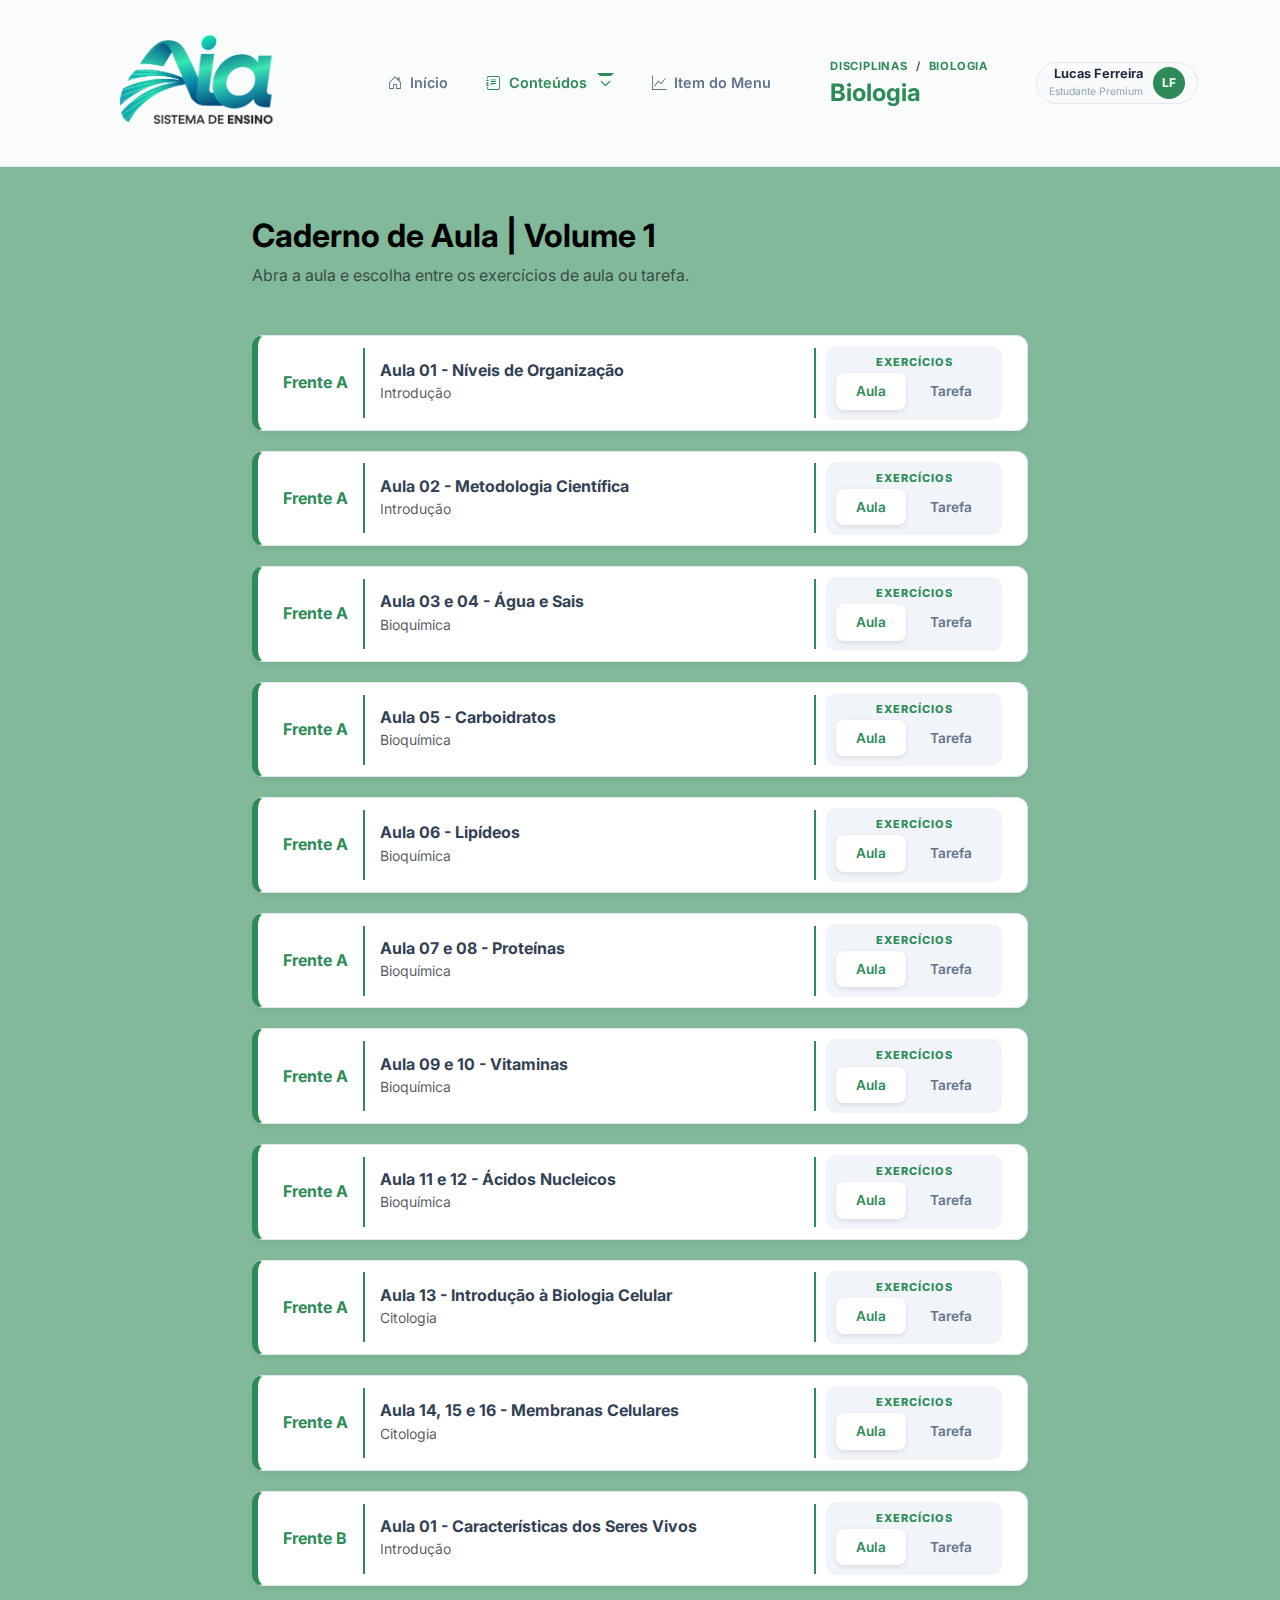
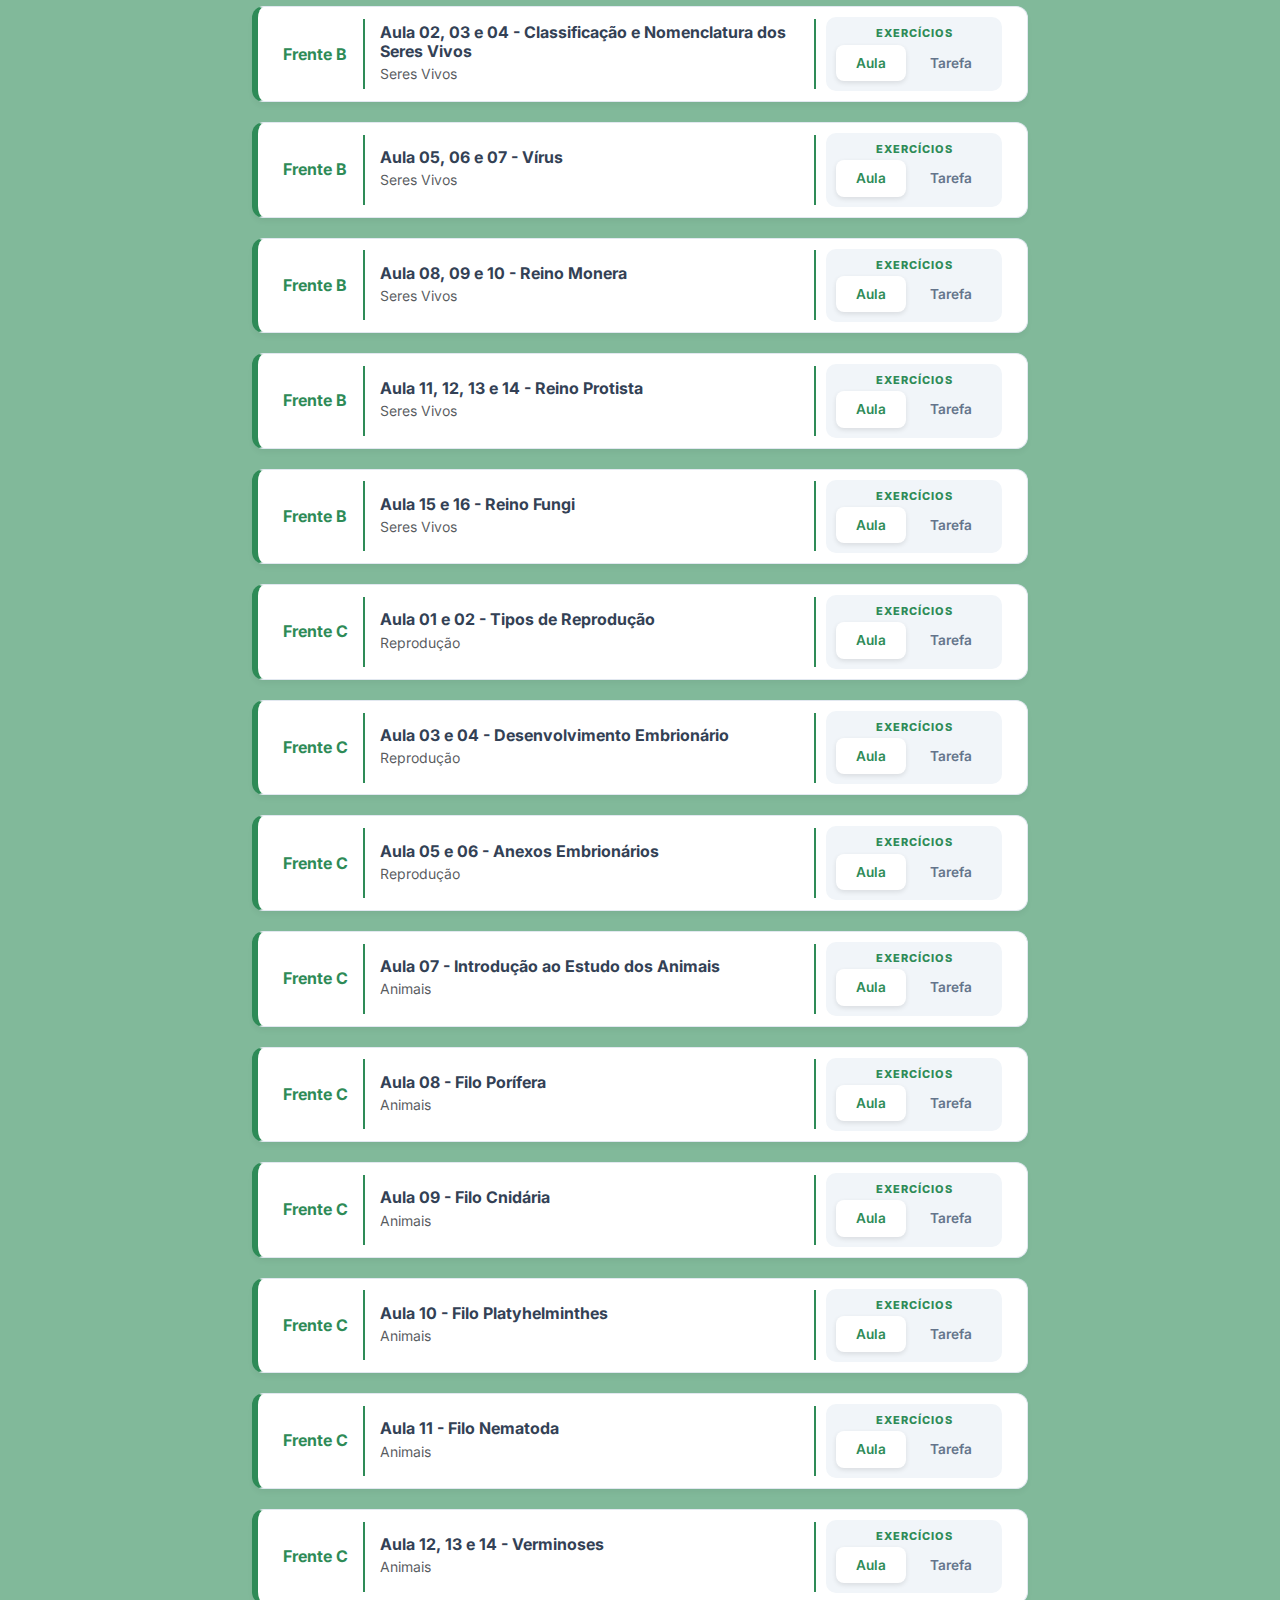
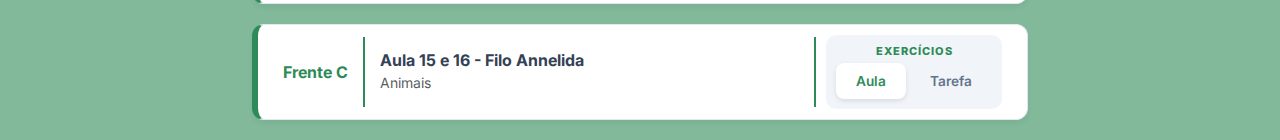
<file: pages/caderno-aula.html>
<!DOCTYPE html>
<html lang="pt-br">
<head>
    <meta charset="UTF-8">
    <meta name="viewport" content="width=device-width, initial-scale=1.0">
    <title>AIA - Caderno de Aula</title>
    <link href="https://cdn.jsdelivr.net/npm/bootstrap@5.3.0/dist/css/bootstrap.min.css" rel="stylesheet">
    <link href="https://fonts.googleapis.com/css2?family=Inter:wght@400;600;700&display=swap" rel="stylesheet">
    <link rel="stylesheet" href="https://cdn.jsdelivr.net/npm/bootstrap-icons@1.10.5/font/bootstrap-icons.css">
    <link rel="stylesheet" href="../css/cardenoAula.css">
    <link rel="stylesheet" href="../css/header.css">
    <script src="../js/dinamicaCores.js"></script>
</head>
<body>
<!-- HEADER -->
 <nav class="navbar navbar-expand-lg navbar-aia sticky-top">
    <div class="container">
        <!-- Logo -->
        <a class="navbar-brand" href="#">
            <!-- Substitua pelo caminho real da sua imagem da logo AIA -->
            <img src="../assets/img/LogoAIA_RGB.png" alt="AIA Logo">
            <!-- <span class="ms-2 fw-bold text-dark d-none d-sm-inline">SISTEMA DE ENSINO</span> -->
        </a>

        <!-- Botão Mobile -->
        <button class="navbar-toggler border-0" type="button" data-bs-toggle="collapse" data-bs-target="#navbarNav">
            <span class="navbar-toggler-icon"></span>
        </button>

        <!-- Links de Navegação -->
        <div class="collapse navbar-collapse" id="navbarNav">
            <ul class="navbar-nav mx-auto">
                <li class="nav-item">
                    <a class="nav-link" href="#"><i class="bi bi-house-door me-1"></i> Início</a>
                </li>
                <li class="nav-item dropdown">
                    <a class="nav-link dropdown-toggle active" href="#" id="cadernosDropdown" role="button" data-bs-toggle="dropdown" aria-expanded="false">
                        <i class="bi bi-journal-text me-1"></i> Conteúdos
                    </a>
                    <ul class="dropdown-menu border-0 shadow-lg" aria-labelledby="cadernosDropdown">
                            <!-- GRAVAÇÕES -->
                                <li class="dropdown-submenu">
                                <a class="dropdown-item dropdown-toggle py-2" href="#">
                                    <i class="bi bi-journal-bookmark me-2 text-secondary"></i>
                                    Gravações
                                </a>
                                <!-- DENTRO DE GRAVAÇõES -->
                                <ul class="dropdown-menu shadow-lg">
                                    
                                    <li class="dropdown-submenu">
                                        <a class="dropdown-item dropdown-toggle py-2" href="#">
                                            <i class="bi bi-journals me-2 text-warning"></i>
                                            Caderno de Teoria
                                        </a>

                                        <ul class="dropdown-menu shadow-lg">
                                            <li>
                                                <a class="dropdown-item py-2" href="caderno-teoria.html">
                                                    <i class="bi bi-journal-bookmark me-2 text-secondary"></i> 
                                                    Volume 1
                                                </a>
                                            </li>
                                            <li>
                                                <a class="dropdown-item py-2" href="caderno-teoria.html">
                                                    <i class="bi bi-journal-bookmark me-2 text-secondary"></i> 
                                                    Volume 2
                                                </a>
                                            </li>
                                            <li>
                                                <a class="dropdown-item py-2" href="caderno-teoria.html">
                                                    <i class="bi bi-journal-bookmark me-2 text-secondary"></i> 
                                                    Volume 3
                                                </a>
                                            </li>
                                            <li>
                                                <a class="dropdown-item py-2" href="caderno-teoria.html">
                                                    <i class="bi bi-journal-bookmark me-2 text-secondary"></i> 
                                                    Volume 4
                                                </a>
                                            </li>

                                        </ul>
                                    </li>
                                    <li class="dropdown-submenu">
                                        <a class="dropdown-item dropdown-toggle py-2" href="#">
                                            <i class="bi bi-journals me-2 text-warning"></i>
                                            Caderno de Aula
                                        </a>

                                        <ul class="dropdown-menu shadow-lg">
                                            <li>
                                                <a class="dropdown-item py-2" href="caderno-aula.html">
                                                    <i class="bi bi-journal-bookmark me-2 text-secondary"></i> 
                                                    Volume 1
                                                </a>
                                            </li>
                                            <li>
                                                <a class="dropdown-item py-2" href="caderno-aula.html">
                                                    <i class="bi bi-journal-bookmark me-2 text-secondary"></i> 
                                                    Volume 2
                                                </a>
                                            </li>
                                            <li>
                                                <a class="dropdown-item py-2" href="caderno-aula.html">
                                                    <i class="bi bi-journal-bookmark me-2 text-secondary"></i> 
                                                    Volume 3
                                                </a>
                                            </li>
                                            <li>
                                                <a class="dropdown-item py-2" href="caderno-aula.html">
                                                    <i class="bi bi-journal-bookmark me-2 text-secondary"></i> 
                                                    Volume 4
                                                </a>
                                            </li>

                                        </ul>
                                    </li>
                                    <li class="dropdown-submenu">
                                        <a class="dropdown-item dropdown-toggle py-2" href="#">
                                            <i class="bi bi-journals me-2 text-warning"></i>
                                            Caderno de Estudo Avançado
                                        </a>

                                        <ul class="dropdown-menu shadow-lg">
                                            <li>
                                                <a class="dropdown-item py-2" href="caderno-estudo.html">
                                                    <i class="bi bi-journal-bookmark me-2 text-secondary"></i> 
                                                    Volume 1
                                                </a>
                                            </li>
                                            <li>
                                                <a class="dropdown-item py-2" href="caderno-estudo.html">
                                                    <i class="bi bi-journal-bookmark me-2 text-secondary"></i> 
                                                    Volume 2
                                                </a>
                                            </li>
                                            <li>
                                                <a class="dropdown-item py-2" href="caderno-estudo.html">
                                                    <i class="bi bi-journal-bookmark me-2 text-secondary"></i> 
                                                    Volume 3
                                                </a>
                                            </li>
                                            <li>
                                                <a class="dropdown-item py-2" href="caderno-estudo.html">
                                                    <i class="bi bi-journal-bookmark me-2 text-secondary"></i> 
                                                    Volume 4
                                                </a>
                                            </li>

                                        </ul>
                                    </li>
                                    <li class="dropdown-submenu">
                                        <a class="dropdown-item dropdown-toggle py-2" href="#">
                                            <i class="bi bi-journals me-2 text-warning"></i>
                                            Revisão
                                        </a>

                                        <ul class="dropdown-menu shadow-lg">
                                            <li>
                                                <a class="dropdown-item py-2" href="#">
                                                    <i class="bi bi-journal-bookmark me-2 text-secondary"></i> 
                                                    Teoria
                                                </a>
                                            </li>
                                            <li>
                                                <a class="dropdown-item py-2" href="#">
                                                    <i class="bi bi-journal-bookmark me-2 text-secondary"></i> 
                                                    Exercícios
                                                </a>
                                            </li>
                                        </ul>
                                    </li>
                                </ul>
                                </li>
                            <!-- MATERIAIS -->
                                <li class="dropdown-submenu">
                                    <a class="dropdown-item dropdown-toggle py-2" href="#">
                                        <i class="bi bi-journal-bookmark me-2 text-secondary"></i>
                                        Materiais
                                    </a>
                                <!-- DENTRO DE MATERIAIS -->
                                    <ul class="dropdown-menu shadow-lg">
                                        
                                        <li class="dropdown-submenu">
                                            <a class="dropdown-item dropdown-toggle py-2" href="#">
                                                <i class="bi bi-journals me-2 text-warning"></i>
                                                Caderno de Teoria
                                            </a>

                                            <ul class="dropdown-menu shadow-lg">
                                                <li>
                                                    <a class="dropdown-item py-2" href=" caderno-teoriaM.html">
                                                        <i class="bi bi-journal-bookmark me-2 text-secondary"></i> 
                                                        Volume 1
                                                    </a>
                                                </li>
                                                <li>
                                                    <a class="dropdown-item py-2" href=" caderno-teoriaM.html">
                                                        <i class="bi bi-journal-bookmark me-2 text-secondary"></i> 
                                                        Volume 2
                                                    </a>
                                                </li>
                                                <li>
                                                    <a class="dropdown-item py-2" href=" caderno-teoriaM.html">
                                                        <i class="bi bi-journal-bookmark me-2 text-secondary"></i> 
                                                        Volume 3
                                                    </a>
                                                </li>
                                                <li>
                                                    <a class="dropdown-item py-2" href=" caderno-teoriaM.html">
                                                        <i class="bi bi-journal-bookmark me-2 text-secondary"></i> 
                                                        Volume 4
                                                    </a>
                                                </li>

                                            </ul>
                                        </li>
                                        <li class="dropdown-submenu">
                                            <a class="dropdown-item dropdown-toggle py-2" href="#">
                                                <i class="bi bi-journals me-2 text-warning"></i>
                                                Caderno de Aula
                                            </a>

                                            <ul class="dropdown-menu shadow-lg">
                                                <li>
                                                    <a class="dropdown-item py-2" href=" caderno-aulaM.html">
                                                        <i class="bi bi-journal-bookmark me-2 text-secondary"></i> 
                                                        Volume 1
                                                    </a>
                                                </li>
                                                <li>
                                                    <a class="dropdown-item py-2" href=" caderno-aulaM.html">
                                                        <i class="bi bi-journal-bookmark me-2 text-secondary"></i> 
                                                        Volume 2
                                                    </a>
                                                </li>
                                                <li>
                                                    <a class="dropdown-item py-2" href=" caderno-aulaM.html">
                                                        <i class="bi bi-journal-bookmark me-2 text-secondary"></i> 
                                                        Volume 3
                                                    </a>
                                                </li>
                                                <li>
                                                    <a class="dropdown-item py-2" href=" caderno-aulaM.html">
                                                        <i class="bi bi-journal-bookmark me-2 text-secondary"></i> 
                                                        Volume 4
                                                    </a>
                                                </li>

                                            </ul>
                                        </li>
                                        <li class="dropdown-submenu">
                                            <a class="dropdown-item dropdown-toggle py-2" href="#">
                                                <i class="bi bi-journals me-2 text-warning"></i>
                                                Caderno de Estudo Avançado
                                            </a>

                                            <ul class="dropdown-menu shadow-lg">
                                                <li>
                                                    <a class="dropdown-item py-2" href=" caderno-estudoAvanM.html">
                                                        <i class="bi bi-journal-bookmark me-2 text-secondary"></i> 
                                                        Volume 1
                                                    </a>
                                                </li>
                                                <li>
                                                    <a class="dropdown-item py-2" href=" caderno-estudoAvanM.html">
                                                        <i class="bi bi-journal-bookmark me-2 text-secondary"></i> 
                                                        Volume 2
                                                    </a>
                                                </li>
                                                <li>
                                                    <a class="dropdown-item py-2" href=" caderno-estudoAvanM.html">
                                                        <i class="bi bi-journal-bookmark me-2 text-secondary"></i> 
                                                        Volume 3
                                                    </a>
                                                </li>
                                                <li>
                                                    <a class="dropdown-item py-2" href=" caderno-estudoAvanM.html">
                                                        <i class="bi bi-journal-bookmark me-2 text-secondary"></i> 
                                                        Volume 4
                                                    </a>
                                                </li>

                                            </ul>
                                        </li>
                                        <li class="dropdown-submenu">
                                            <a class="dropdown-item dropdown-toggle py-2" href="#">
                                                <i class="bi bi-journals me-2 text-warning"></i>
                                                Revisão
                                            </a>

                                            <ul class="dropdown-menu shadow-lg">
                                                <li>
                                                    <a class="dropdown-item py-2" href="#">
                                                        <i class="bi bi-journal-bookmark me-2 text-secondary"></i> 
                                                        Teoria
                                                    </a>
                                                </li>
                                                <li>
                                                    <a class="dropdown-item py-2" href="#">
                                                        <i class="bi bi-journal-bookmark me-2 text-secondary"></i> 
                                                        Exercícios
                                                    </a>
                                                </li>
                                            </ul>
                                        </li>
                                    </ul>
                                </li>
                            <!-- OUTROS -->
                                <li>
                                <a class="dropdown-item py-2" href="#">
                                    <i class="bi bi-journal-bookmark me-2 text-secondary"></i> 
                                    Material Extra
                                </a>
                                </li>
                                <li>
                                <a class="dropdown-item py-2" href="#">
                                    <i class="bi bi-journal-bookmark me-2 text-secondary"></i> 
                                    Atualizações
                                </a>
                                </li>
                                <li>
                                    <a class="dropdown-item py-2" href="#">
                                        <i class="bi bi-journal-bookmark me-2 text-secondary"></i> 
                                        Dicas
                                    </a>
                                </li>

                       <!-- <li><hr class="dropdown-divider"></li>-->
                    </ul>
                </li>
                <!-- <li class="nav-item">
                    <a class="nav-link" href="#"><i class="bi bi-play-circle me-1"></i> Videoaulas</a>
                </li> -->
                <li class="nav-item">
                    <a class="nav-link" href="#"><i class="bi bi-graph-up me-1"></i> Item do Menu</a>
                </li>
            </ul>

            <!-- DISCIPLINA -->
            <div class="d-flex flex-column me-5">
                <nav aria-label="breadcrumb">
                    <ol class="breadcrumb mb-1">
                        <li class="breadcrumb-item"><a href="#">Disciplinas</a></li>
                        <li class="breadcrumb-item active nome-disciplina-dinamico" id="nomMateria"></li>
                    </ol>
                </nav>
                <div class="d-flex align-items-center">
                    <h1 class="h4 fw-bold mb-0 me-3 materia nome-disciplina-dinamico" id="nomMateria"></h1>
                </div>
            </div>

            <!-- Perfil do Usuário -->
            <div class="d-flex align-items-center">
                <div class="user-profile">
                    <div class="user-info text-end d-none d-md-block">
                        <span class="user-name">Lucas Ferreira</span>
                        <span class="user-status">Estudante Premium</span>
                    </div>
                    <div class="user-avatar">
                        LF
                    </div>
                </div>
            </div>
        </div>

    </div>
</nav>


<div class="container" style="max-width: 800px;">
    <div class="mb-5">
        <h2 class="titulo-pagina">Caderno de Aula | <span id="displayVolume"></span></h2>
        <p class="text-muted">Abra a aula e escolha entre os exercícios de aula ou tarefa.</p>
    </div>

    <!-- CADERNO DA AULA  -->
    <div id="renderAula">
        
    </div>

</div>

<script src="https://cdn.jsdelivr.net/npm/bootstrap@5.3.0/dist/js/bootstrap.bundle.min.js"></script>
<script src="../js/conteudoData.js"></script>
<script src="../js/dinamicaCores.js"></script>
<script src="../js/cardenoAula.js"></script>


</body>
</html>
</file>
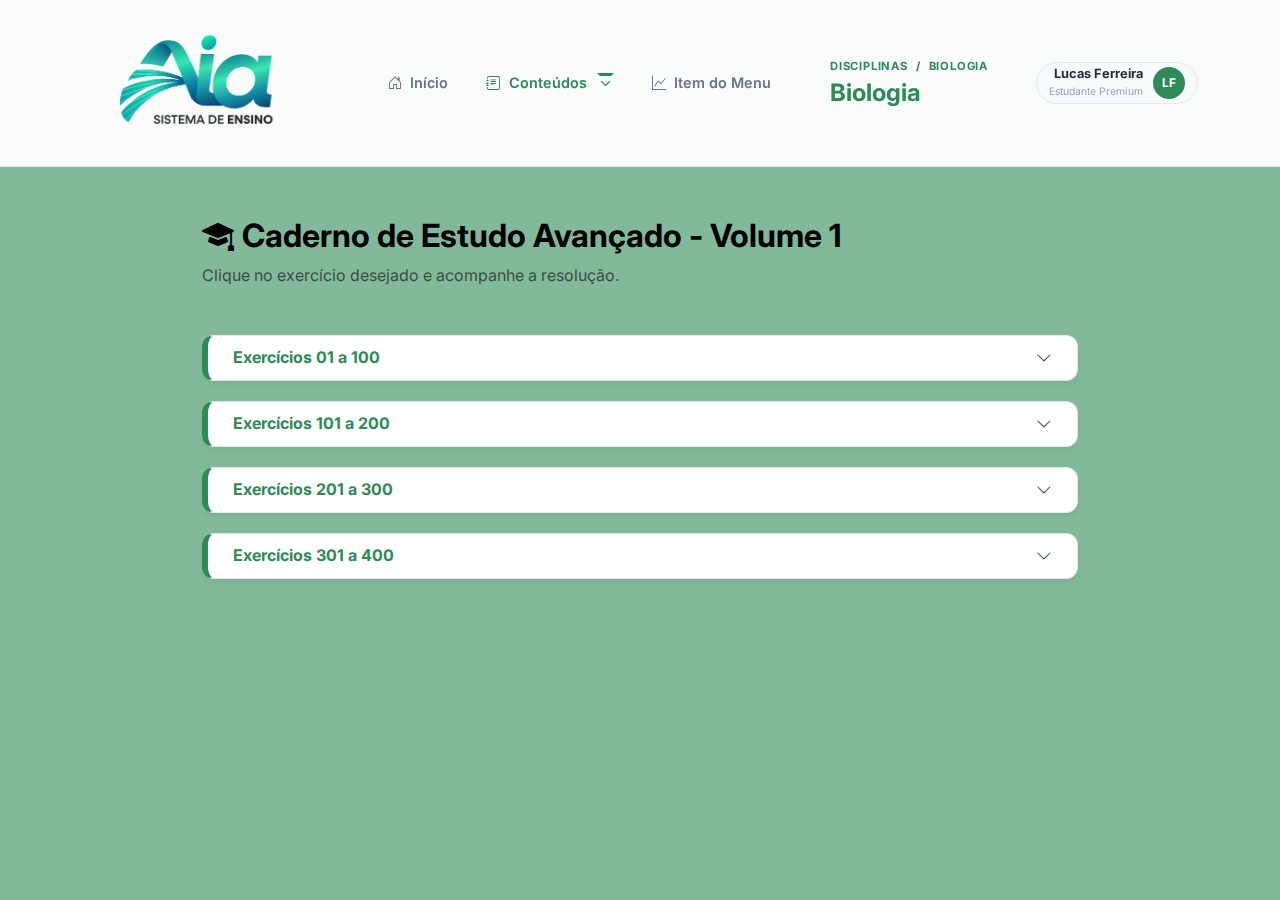
<file: pages/caderno-estudo.html>
<!DOCTYPE html>
<html lang="pt-br">
<head>
    <meta charset="UTF-8">
    <meta name="viewport" content="width=device-width, initial-scale=1.0">
    <title>AIA - Caderno de Estudos Avançados</title>
    <link href="https://cdn.jsdelivr.net/npm/bootstrap@5.3.0/dist/css/bootstrap.min.css" rel="stylesheet">
    <link href="https://fonts.googleapis.com/css2?family=Inter:wght@400;600;700&display=swap" rel="stylesheet">
    <link rel="stylesheet" href="https://cdn.jsdelivr.net/npm/bootstrap-icons@1.10.5/font/bootstrap-icons.css">
    <link rel="stylesheet" href="../css/cardenoEstudo.css">
    <link rel="stylesheet" href="../css/header.css">
    <script src="../js/dinamicaCores.js"></script>
</head> 
<body>

<style>
    .gabarito-grid {
        display: grid;
        /* Cria 20 colunas de tamanhos iguais */
        grid-template-columns: repeat(20, 1fr); 
        gap: 4px;
        min-width: 600px; /* Garante que não esprema demais em telas pequenas */
    }

    .gabarito-cell {
        aspect-ratio: 1/1;
        border: 1px solid #dee2e6;
        border-radius: 4px;
        display: flex;
        align-items: center;
        justify-content: center;
        font-size: 10px;
        color: #6c757d;
        cursor: pointer;
        transition: all 0.2s;
        background-color: #f8f9fa;
    }

    .gabarito-cell:hover {
        background-color: #e9ecef;
        border-color: #4a045a;
    }

    /* Quando o exercício estiver feito */
    .gabarito-cell.done {
        background-color: #4a045a !important;
        color: white !important;
        border-color: #26012e;
    }

    /* Estilo para as labels de linha/coluna (opcional) */
    .gabarito-cell.header-label {
        background: none;
        border: none;
        font-weight: bold;
        color: #4a045a;
    }
</style>
<!-- HEADER -->
 <nav class="navbar navbar-expand-lg navbar-aia sticky-top">
    <div class="container">
        <!-- Logo -->
        <a class="navbar-brand" href="#">
            <!-- Substitua pelo caminho real da sua imagem da logo AIA -->
            <img src="../assets/img/LogoAIA_RGB.png" alt="AIA Logo">
            <!-- <span class="ms-2 fw-bold text-dark d-none d-sm-inline">SISTEMA DE ENSINO</span> -->
        </a>

        <!-- Botão Mobile -->
        <button class="navbar-toggler border-0" type="button" data-bs-toggle="collapse" data-bs-target="#navbarNav">
            <span class="navbar-toggler-icon"></span>
        </button>

        <!-- Links de Navegação -->
        <div class="collapse navbar-collapse" id="navbarNav">
            <ul class="navbar-nav mx-auto">
                <li class="nav-item">
                    <a class="nav-link" href="#"><i class="bi bi-house-door me-1"></i> Início</a>
                </li>
                <li class="nav-item dropdown">
                    <a class="nav-link dropdown-toggle active" href="#" id="cadernosDropdown" role="button" data-bs-toggle="dropdown" aria-expanded="false">
                        <i class="bi bi-journal-text me-1"></i> Conteúdos
                    </a>
                    <ul class="dropdown-menu border-0 shadow-lg" aria-labelledby="cadernosDropdown">
                            <!-- GRAVAÇÕES -->
                                <li class="dropdown-submenu">
                                <a class="dropdown-item dropdown-toggle py-2" href="#">
                                    <i class="bi bi-journal-bookmark me-2 text-secondary"></i>
                                    Gravações
                                </a>
                                <!-- DENTRO DE GRAVAÇõES -->
                                <ul class="dropdown-menu shadow-lg">
                                    
                                    <li class="dropdown-submenu">
                                        <a class="dropdown-item dropdown-toggle py-2" href="#">
                                            <i class="bi bi-journals me-2 text-warning"></i>
                                            Caderno de Teoria
                                        </a>

                                        <ul class="dropdown-menu shadow-lg">
                                            <li>
                                                <a class="dropdown-item py-2" href="caderno-teoria.html">
                                                    <i class="bi bi-journal-bookmark me-2 text-secondary"></i> 
                                                    Volume 1
                                                </a>
                                            </li>
                                            <li>
                                                <a class="dropdown-item py-2" href="caderno-teoria.html">
                                                    <i class="bi bi-journal-bookmark me-2 text-secondary"></i> 
                                                    Volume 2
                                                </a>
                                            </li>
                                            <li>
                                                <a class="dropdown-item py-2" href="caderno-teoria.html">
                                                    <i class="bi bi-journal-bookmark me-2 text-secondary"></i> 
                                                    Volume 3
                                                </a>
                                            </li>
                                            <li>
                                                <a class="dropdown-item py-2" href="caderno-teoria.html">
                                                    <i class="bi bi-journal-bookmark me-2 text-secondary"></i> 
                                                    Volume 4
                                                </a>
                                            </li>

                                        </ul>
                                    </li>
                                    <li class="dropdown-submenu">
                                        <a class="dropdown-item dropdown-toggle py-2" href="#">
                                            <i class="bi bi-journals me-2 text-warning"></i>
                                            Caderno de Aula
                                        </a>

                                        <ul class="dropdown-menu shadow-lg">
                                            <li>
                                                <a class="dropdown-item py-2" href="caderno-aula.html">
                                                    <i class="bi bi-journal-bookmark me-2 text-secondary"></i> 
                                                    Volume 1
                                                </a>
                                            </li>
                                            <li>
                                                <a class="dropdown-item py-2" href="caderno-aula.html">
                                                    <i class="bi bi-journal-bookmark me-2 text-secondary"></i> 
                                                    Volume 2
                                                </a>
                                            </li>
                                            <li>
                                                <a class="dropdown-item py-2" href="caderno-aula.html">
                                                    <i class="bi bi-journal-bookmark me-2 text-secondary"></i> 
                                                    Volume 3
                                                </a>
                                            </li>
                                            <li>
                                                <a class="dropdown-item py-2" href="caderno-aula.html">
                                                    <i class="bi bi-journal-bookmark me-2 text-secondary"></i> 
                                                    Volume 4
                                                </a>
                                            </li>

                                        </ul>
                                    </li>
                                    <li class="dropdown-submenu">
                                        <a class="dropdown-item dropdown-toggle py-2" href="#">
                                            <i class="bi bi-journals me-2 text-warning"></i>
                                            Caderno de Estudo Avançado
                                        </a>

                                        <ul class="dropdown-menu shadow-lg">
                                            <li>
                                                <a class="dropdown-item py-2" href="caderno-estudo.html">
                                                    <i class="bi bi-journal-bookmark me-2 text-secondary"></i> 
                                                    Volume 1
                                                </a>
                                            </li>
                                            <li>
                                                <a class="dropdown-item py-2" href="caderno-estudo.html">
                                                    <i class="bi bi-journal-bookmark me-2 text-secondary"></i> 
                                                    Volume 2
                                                </a>
                                            </li>
                                            <li>
                                                <a class="dropdown-item py-2" href="caderno-estudo.html">
                                                    <i class="bi bi-journal-bookmark me-2 text-secondary"></i> 
                                                    Volume 3
                                                </a>
                                            </li>
                                            <li>
                                                <a class="dropdown-item py-2" href="caderno-estudo.html">
                                                    <i class="bi bi-journal-bookmark me-2 text-secondary"></i> 
                                                    Volume 4
                                                </a>
                                            </li>

                                        </ul>
                                    </li>
                                    <li class="dropdown-submenu">
                                        <a class="dropdown-item dropdown-toggle py-2" href="#">
                                            <i class="bi bi-journals me-2 text-warning"></i>
                                            Revisão
                                        </a>

                                        <ul class="dropdown-menu shadow-lg">
                                            <li>
                                                <a class="dropdown-item py-2" href="#">
                                                    <i class="bi bi-journal-bookmark me-2 text-secondary"></i> 
                                                    Teoria
                                                </a>
                                            </li>
                                            <li>
                                                <a class="dropdown-item py-2" href="#">
                                                    <i class="bi bi-journal-bookmark me-2 text-secondary"></i> 
                                                    Exercícios
                                                </a>
                                            </li>
                                        </ul>
                                    </li>
                                </ul>
                                </li>
                            <!-- MATERIAIS -->
                                <li class="dropdown-submenu">
                                    <a class="dropdown-item dropdown-toggle py-2" href="#">
                                        <i class="bi bi-journal-bookmark me-2 text-secondary"></i>
                                        Materiais
                                    </a>
                                <!-- DENTRO DE MATERIAIS -->
                                    <ul class="dropdown-menu shadow-lg">
                                        
                                        <li class="dropdown-submenu">
                                            <a class="dropdown-item dropdown-toggle py-2" href="#">
                                                <i class="bi bi-journals me-2 text-warning"></i>
                                                Caderno de Teoria
                                            </a>

                                            <ul class="dropdown-menu shadow-lg">
                                                <li>
                                                    <a class="dropdown-item py-2" href=" caderno-teoriaM.html">
                                                        <i class="bi bi-journal-bookmark me-2 text-secondary"></i> 
                                                        Volume 1
                                                    </a>
                                                </li>
                                                <li>
                                                    <a class="dropdown-item py-2" href=" caderno-teoriaM.html">
                                                        <i class="bi bi-journal-bookmark me-2 text-secondary"></i> 
                                                        Volume 2
                                                    </a>
                                                </li>
                                                <li>
                                                    <a class="dropdown-item py-2" href=" caderno-teoriaM.html">
                                                        <i class="bi bi-journal-bookmark me-2 text-secondary"></i> 
                                                        Volume 3
                                                    </a>
                                                </li>
                                                <li>
                                                    <a class="dropdown-item py-2" href=" caderno-teoriaM.html">
                                                        <i class="bi bi-journal-bookmark me-2 text-secondary"></i> 
                                                        Volume 4
                                                    </a>
                                                </li>

                                            </ul>
                                        </li>
                                        <li class="dropdown-submenu">
                                            <a class="dropdown-item dropdown-toggle py-2" href="#">
                                                <i class="bi bi-journals me-2 text-warning"></i>
                                                Caderno de Aula
                                            </a>

                                            <ul class="dropdown-menu shadow-lg">
                                                <li>
                                                    <a class="dropdown-item py-2" href=" caderno-aulaM.html">
                                                        <i class="bi bi-journal-bookmark me-2 text-secondary"></i> 
                                                        Volume 1
                                                    </a>
                                                </li>
                                                <li>
                                                    <a class="dropdown-item py-2" href=" caderno-aulaM.html">
                                                        <i class="bi bi-journal-bookmark me-2 text-secondary"></i> 
                                                        Volume 2
                                                    </a>
                                                </li>
                                                <li>
                                                    <a class="dropdown-item py-2" href=" caderno-aulaM.html">
                                                        <i class="bi bi-journal-bookmark me-2 text-secondary"></i> 
                                                        Volume 3
                                                    </a>
                                                </li>
                                                <li>
                                                    <a class="dropdown-item py-2" href=" caderno-aulaM.html">
                                                        <i class="bi bi-journal-bookmark me-2 text-secondary"></i> 
                                                        Volume 4
                                                    </a>
                                                </li>

                                            </ul>
                                        </li>
                                        <li class="dropdown-submenu">
                                            <a class="dropdown-item dropdown-toggle py-2" href="#">
                                                <i class="bi bi-journals me-2 text-warning"></i>
                                                Caderno de Estudo Avançado
                                            </a>

                                            <ul class="dropdown-menu shadow-lg">
                                                <li>
                                                    <a class="dropdown-item py-2" href=" caderno-estudoAvanM.html">
                                                        <i class="bi bi-journal-bookmark me-2 text-secondary"></i> 
                                                        Volume 1
                                                    </a>
                                                </li>
                                                <li>
                                                    <a class="dropdown-item py-2" href=" caderno-estudoAvanM.html">
                                                        <i class="bi bi-journal-bookmark me-2 text-secondary"></i> 
                                                        Volume 2
                                                    </a>
                                                </li>
                                                <li>
                                                    <a class="dropdown-item py-2" href=" caderno-estudoAvanM.html">
                                                        <i class="bi bi-journal-bookmark me-2 text-secondary"></i> 
                                                        Volume 3
                                                    </a>
                                                </li>
                                                <li>
                                                    <a class="dropdown-item py-2" href=" caderno-estudoAvanM.html">
                                                        <i class="bi bi-journal-bookmark me-2 text-secondary"></i> 
                                                        Volume 4
                                                    </a>
                                                </li>

                                            </ul>
                                        </li>
                                        <li class="dropdown-submenu">
                                            <a class="dropdown-item dropdown-toggle py-2" href="#">
                                                <i class="bi bi-journals me-2 text-warning"></i>
                                                Revisão
                                            </a>

                                            <ul class="dropdown-menu shadow-lg">
                                                <li>
                                                    <a class="dropdown-item py-2" href="#">
                                                        <i class="bi bi-journal-bookmark me-2 text-secondary"></i> 
                                                        Teoria
                                                    </a>
                                                </li>
                                                <li>
                                                    <a class="dropdown-item py-2" href="#">
                                                        <i class="bi bi-journal-bookmark me-2 text-secondary"></i> 
                                                        Exercícios
                                                    </a>
                                                </li>
                                            </ul>
                                        </li>
                                    </ul>
                                </li>
                            <!-- OUTROS -->
                                <li>
                                <a class="dropdown-item py-2" href="#">
                                    <i class="bi bi-journal-bookmark me-2 text-secondary"></i> 
                                    Material Extra
                                </a>
                                </li>
                                <li>
                                <a class="dropdown-item py-2" href="#">
                                    <i class="bi bi-journal-bookmark me-2 text-secondary"></i> 
                                    Atualizações
                                </a>
                                </li>
                                <li>
                                    <a class="dropdown-item py-2" href="#">
                                        <i class="bi bi-journal-bookmark me-2 text-secondary"></i> 
                                        Dicas
                                    </a>
                                </li>

                       <!-- <li><hr class="dropdown-divider"></li>-->
                    </ul>
                </li>
                <!-- <li class="nav-item">
                    <a class="nav-link" href="#"><i class="bi bi-play-circle me-1"></i> Videoaulas</a>
                </li> -->
                <li class="nav-item">
                    <a class="nav-link" href="#"><i class="bi bi-graph-up me-1"></i> Item do Menu</a>
                </li>
            </ul>

            <!-- DISCIPLINA -->
            <div class="d-flex flex-column me-5">
                <nav aria-label="breadcrumb">
                    <ol class="breadcrumb mb-1">
                        <li class="breadcrumb-item"><a href="#">Disciplinas</a></li>
                        <li class="breadcrumb-item active nome-disciplina-dinamico" id="nomMateria"></li>
                    </ol>
                </nav>
                <div class="d-flex align-items-center">
                    <h1 class="h4 fw-bold mb-0 me-3 materia nome-disciplina-dinamico" id="nomMateria"></h1>
                </div>
            </div>

            <!-- Perfil do Usuário -->
            <div class="d-flex align-items-center">
                <div class="user-profile">
                    <div class="user-info text-end d-none d-md-block">
                        <span class="user-name">Lucas Ferreira</span>
                        <span class="user-status">Estudante Premium</span>
                    </div>
                    <div class="user-avatar">
                        LF
                    </div>
                </div>
            </div>
        </div>

    </div>
</nav>


<div class="container" style="max-width: 900px;">
    <div class="mb-5">
        <h2 class="fw-bold text-black"><i class="bi bi-mortarboard-fill me-2"></i>Caderno de Estudo Avançado - <span id="displayVolume"></span></h2>
        <p class="text-muted">Clique no exercício desejado e acompanhe a resolução.</p>
    </div>

<!-- Div onde o JS vai injetar as 20 aulas -->
<div id="lista-topicos-avancados"></div>
 
</div>

<!-- Template do Visualizador (Fica fora do loop para não repetir código) -->
<div id="viewer-container" class="exercise-viewer shadow-lg" style="display: none; position: sticky; bottom: 20px; z-index: 1000; background: white; margin: 20px auto; max-width: 800px; border-radius: 15px;">
    <div class="p-3 text-end">
        <button class="btn-close" onclick="document.getElementById('viewer-container').style.display='none'"></button>
    </div>
    <div class="px-4 pb-4">
        <div class="video-container">
            <iframe src="" frameborder="0" allowfullscreen style="width: 100%; aspect-ratio: 16/9; border-radius: 10px;"></iframe>
        </div>
        <div class="mt-3 d-flex justify-content-between align-items-center">
            <h6 class="fw-bold mb-0">Resolução em Vídeo</h6>
            <div class="form-check form-switch">
                <!-- ADICIONEI O onchange="markDoneAvan()" AQUI -->
                <input class="form-check-input" type="checkbox" id="check-avancado" onchange="markDoneAvan()">
                <label class="form-check-label small fw-bold">Concluído</label>
            </div>
        </div>
    </div>
</div>


<script src="https://cdn.jsdelivr.net/npm/bootstrap@5.3.0/dist/js/bootstrap.bundle.min.js"></script>
<script src="../js/conteudoData.js"></script>
<script src="../js/cardenoEstudosAvan.js"></script>
<script>
    document.querySelectorAll('.dropdown-submenu > a').forEach(function(element){
        element.addEventListener('click', function(e){
            e.preventDefault();
            e.stopPropagation();

            let submenu = this.nextElementSibling;
            submenu.classList.toggle('show');
        });
    });
</script>

</body>
</html>
</file>
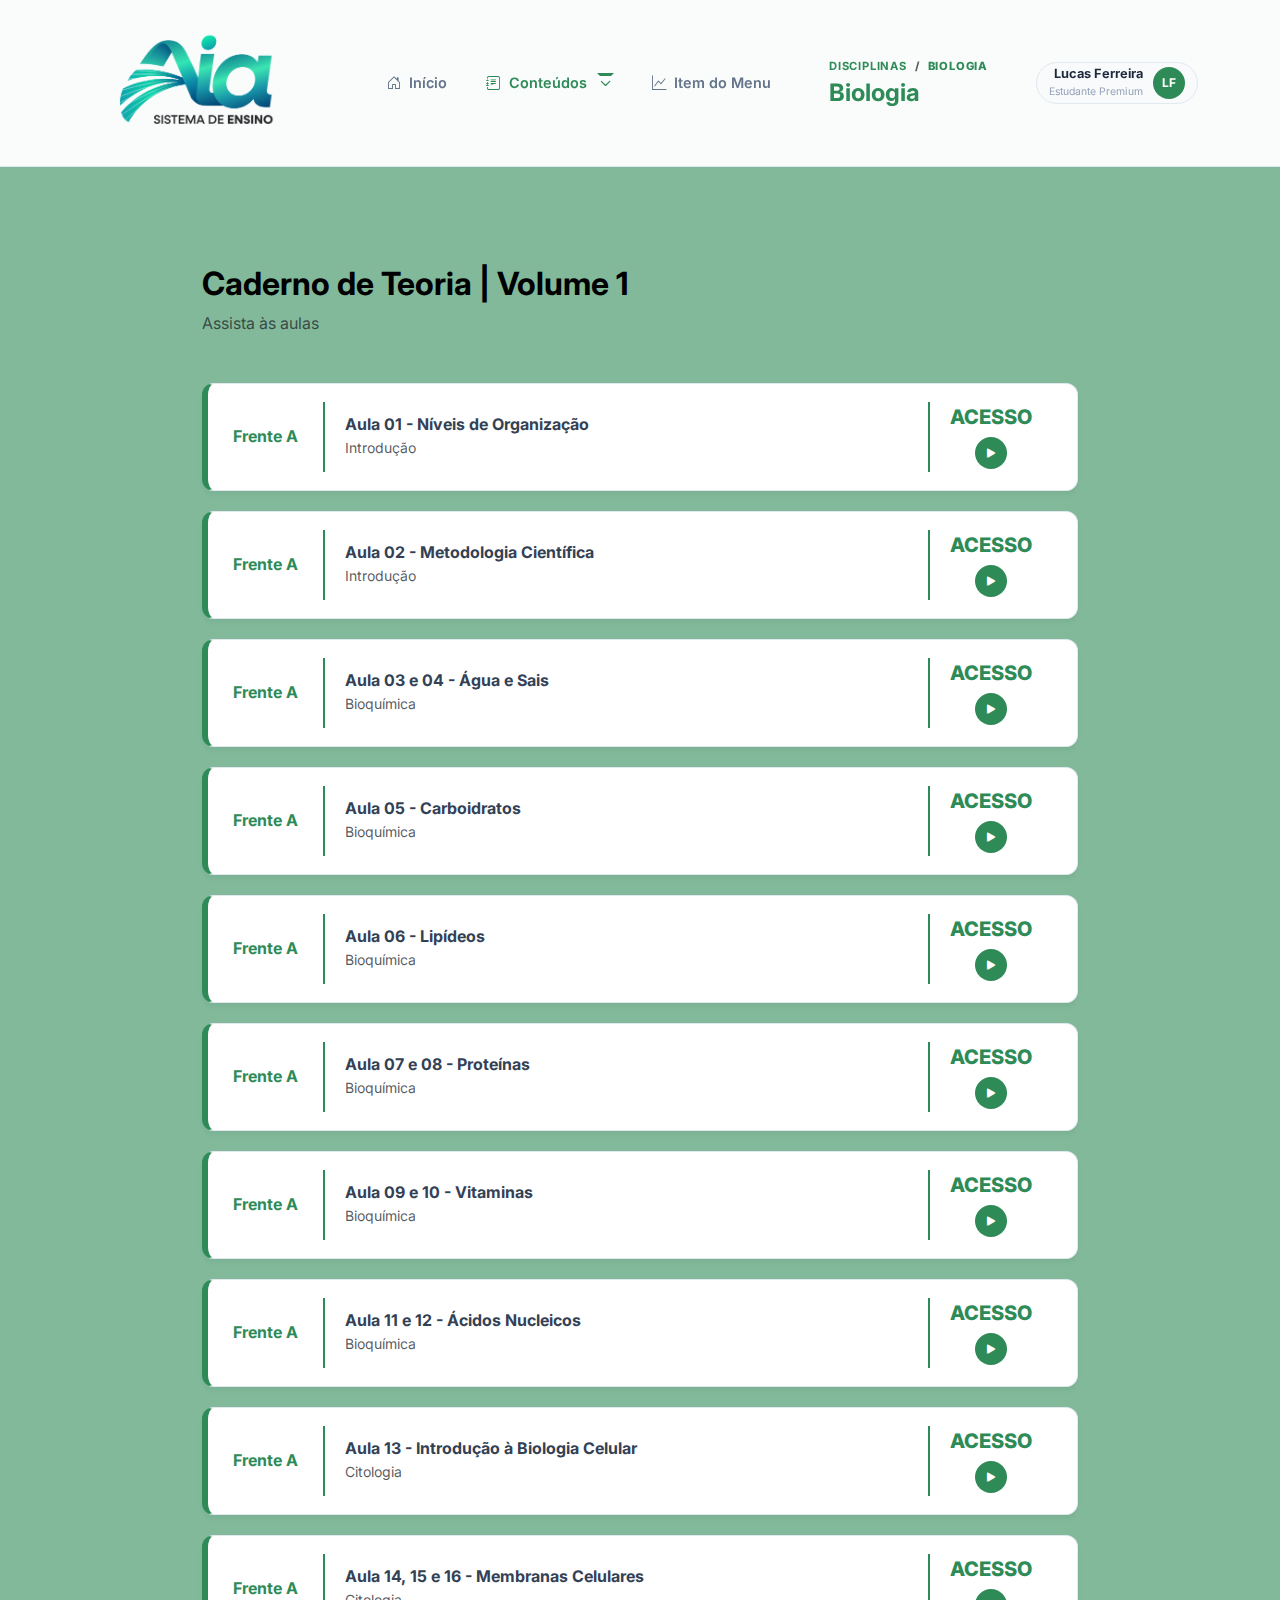
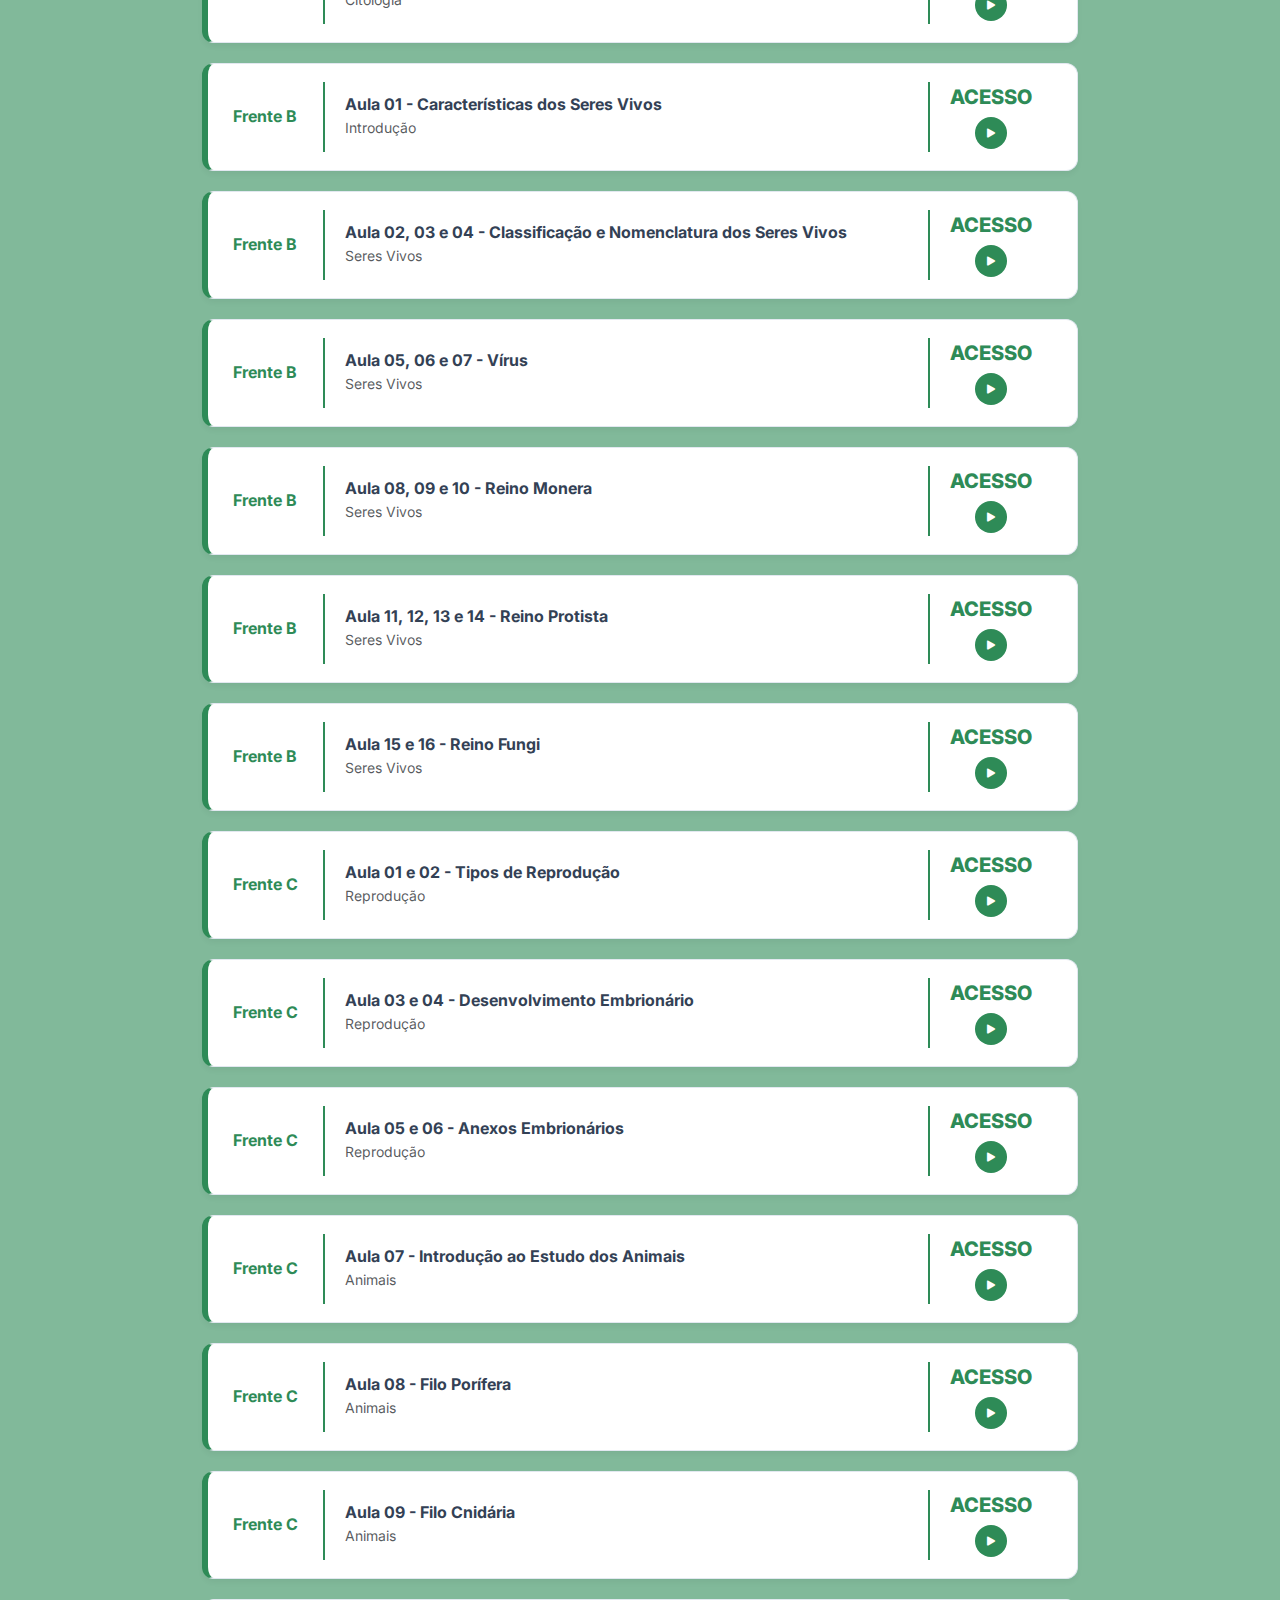
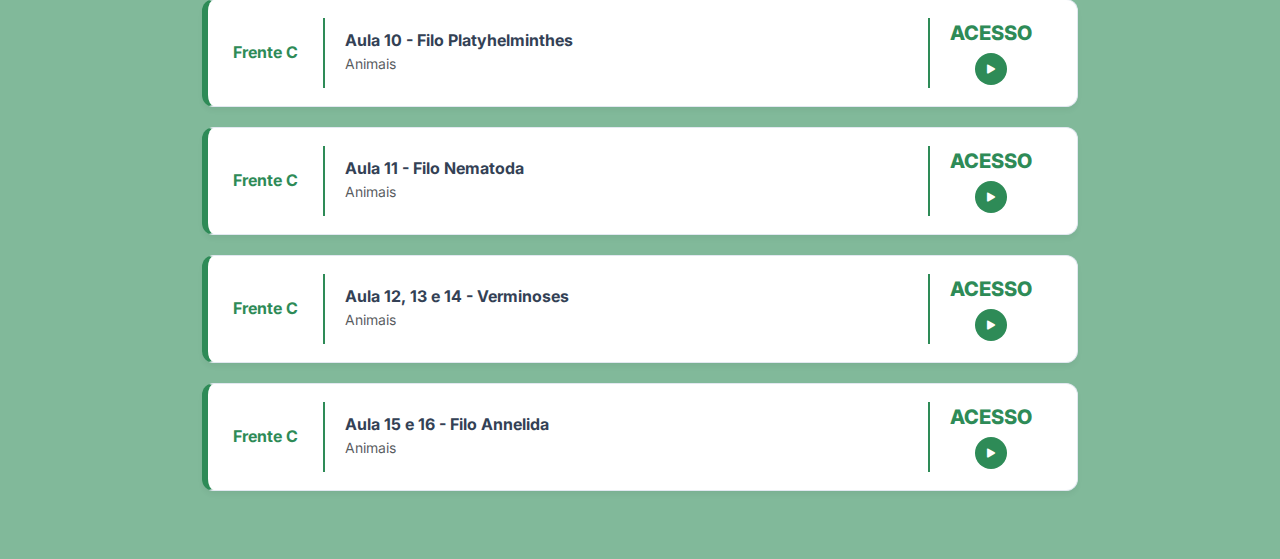
<file: pages/caderno-teoria.html>
<!DOCTYPE html>
<html lang="pt-br">
<head>
    <meta charset="UTF-8">
    <meta name="viewport" content="width=device-width, initial-scale=1.0">
    <title>AIA - Caderno de Teoria</title>
    <link href="https://cdn.jsdelivr.net/npm/bootstrap@5.3.0/dist/css/bootstrap.min.css" rel="stylesheet">
    <link href="https://fonts.googleapis.com/css2?family=Inter:wght@400;600;700&display=swap" rel="stylesheet">
    <link rel="stylesheet" href="https://cdn.jsdelivr.net/npm/bootstrap-icons@1.10.5/font/bootstrap-icons.css">
    <link rel="stylesheet" href="../css/cardenoTeoria.css">
    <link rel="stylesheet" href="../css/header.css">
    <script src="../js/dinamicaCores.js"></script>
</head>
<body>
<!-- HEADER -->
 <nav class="navbar navbar-expand-lg navbar-aia sticky-top">
    <div class="container">
        <!-- Logo -->
        <a class="navbar-brand" href="#">
            <!-- Substitua pelo caminho real da sua imagem da logo AIA -->
            <img src="../assets/img/LogoAIA_RGB.png" alt="AIA Logo">
            <!-- <span class="ms-2 fw-bold text-dark d-none d-sm-inline">SISTEMA DE ENSINO</span> -->
        </a>

        <!-- Botão Mobile -->
        <button class="navbar-toggler border-0" type="button" data-bs-toggle="collapse" data-bs-target="#navbarNav">
            <span class="navbar-toggler-icon"></span>
        </button>

        <!-- Links de Navegação -->
        <div class="collapse navbar-collapse" id="navbarNav">
            <ul class="navbar-nav mx-auto">
                <li class="nav-item">
                    <a class="nav-link" href="#"><i class="bi bi-house-door me-1"></i> Início</a>
                </li>
                <li class="nav-item dropdown">
                    <a class="nav-link dropdown-toggle active" href="#" id="cadernosDropdown" role="button" data-bs-toggle="dropdown" aria-expanded="false">
                        <i class="bi bi-journal-text me-1"></i> Conteúdos
                    </a>
                    <ul class="dropdown-menu border-0 shadow-lg" aria-labelledby="cadernosDropdown">
                            <!-- GRAVAÇÕES -->
                                <li class="dropdown-submenu">
                                <a class="dropdown-item dropdown-toggle py-2" href="#">
                                    <i class="bi bi-journal-bookmark me-2 text-secondary"></i>
                                    Gravações
                                </a>
                                <!-- DENTRO DE GRAVAÇõES -->
                                <ul class="dropdown-menu shadow-lg">
                                    
                                    <li class="dropdown-submenu">
                                        <a class="dropdown-item dropdown-toggle py-2" href="#">
                                            <i class="bi bi-journals me-2 text-warning"></i>
                                            Caderno de Teoria
                                        </a>

                                        <ul class="dropdown-menu shadow-lg">
                                            <li>
                                                <a class="dropdown-item py-2" href="caderno-teoria.html">
                                                    <i class="bi bi-journal-bookmark me-2 text-secondary"></i> 
                                                    Volume 1
                                                </a>
                                            </li>
                                            <li>
                                                <a class="dropdown-item py-2" href="caderno-teoria.html">
                                                    <i class="bi bi-journal-bookmark me-2 text-secondary"></i> 
                                                    Volume 2
                                                </a>
                                            </li>
                                            <li>
                                                <a class="dropdown-item py-2" href="caderno-teoria.html">
                                                    <i class="bi bi-journal-bookmark me-2 text-secondary"></i> 
                                                    Volume 3
                                                </a>
                                            </li>
                                            <li>
                                                <a class="dropdown-item py-2" href="caderno-teoria.html">
                                                    <i class="bi bi-journal-bookmark me-2 text-secondary"></i> 
                                                    Volume 4
                                                </a>
                                            </li>

                                        </ul>
                                    </li>
                                    <li class="dropdown-submenu">
                                        <a class="dropdown-item dropdown-toggle py-2" href="#">
                                            <i class="bi bi-journals me-2 text-warning"></i>
                                            Caderno de Aula
                                        </a>

                                        <ul class="dropdown-menu shadow-lg">
                                            <li>
                                                <a class="dropdown-item py-2" href="caderno-aula.html">
                                                    <i class="bi bi-journal-bookmark me-2 text-secondary"></i> 
                                                    Volume 1
                                                </a>
                                            </li>
                                            <li>
                                                <a class="dropdown-item py-2" href="caderno-aula.html">
                                                    <i class="bi bi-journal-bookmark me-2 text-secondary"></i> 
                                                    Volume 2
                                                </a>
                                            </li>
                                            <li>
                                                <a class="dropdown-item py-2" href="caderno-aula.html">
                                                    <i class="bi bi-journal-bookmark me-2 text-secondary"></i> 
                                                    Volume 3
                                                </a>
                                            </li>
                                            <li>
                                                <a class="dropdown-item py-2" href="caderno-aula.html">
                                                    <i class="bi bi-journal-bookmark me-2 text-secondary"></i> 
                                                    Volume 4
                                                </a>
                                            </li>

                                        </ul>
                                    </li>
                                    <li class="dropdown-submenu">
                                        <a class="dropdown-item dropdown-toggle py-2" href="#">
                                            <i class="bi bi-journals me-2 text-warning"></i>
                                            Caderno de Estudo Avançado
                                        </a>

                                        <ul class="dropdown-menu shadow-lg">
                                            <li>
                                                <a class="dropdown-item py-2" href="caderno-estudo.html">
                                                    <i class="bi bi-journal-bookmark me-2 text-secondary"></i> 
                                                    Volume 1
                                                </a>
                                            </li>
                                            <li>
                                                <a class="dropdown-item py-2" href="caderno-estudo.html">
                                                    <i class="bi bi-journal-bookmark me-2 text-secondary"></i> 
                                                    Volume 2
                                                </a>
                                            </li>
                                            <li>
                                                <a class="dropdown-item py-2" href="caderno-estudo.html">
                                                    <i class="bi bi-journal-bookmark me-2 text-secondary"></i> 
                                                    Volume 3
                                                </a>
                                            </li>
                                            <li>
                                                <a class="dropdown-item py-2" href="caderno-estudo.html">
                                                    <i class="bi bi-journal-bookmark me-2 text-secondary"></i> 
                                                    Volume 4
                                                </a>
                                            </li>

                                        </ul>
                                    </li>
                                    <li class="dropdown-submenu">
                                        <a class="dropdown-item dropdown-toggle py-2" href="#">
                                            <i class="bi bi-journals me-2 text-warning"></i>
                                            Revisão
                                        </a>

                                        <ul class="dropdown-menu shadow-lg">
                                            <li>
                                                <a class="dropdown-item py-2" href="#">
                                                    <i class="bi bi-journal-bookmark me-2 text-secondary"></i> 
                                                    Teoria
                                                </a>
                                            </li>
                                            <li>
                                                <a class="dropdown-item py-2" href="#">
                                                    <i class="bi bi-journal-bookmark me-2 text-secondary"></i> 
                                                    Exercícios
                                                </a>
                                            </li>
                                        </ul>
                                    </li>
                                </ul>
                                </li>
                            <!-- MATERIAIS -->
                                <li class="dropdown-submenu">
                                    <a class="dropdown-item dropdown-toggle py-2" href="#">
                                        <i class="bi bi-journal-bookmark me-2 text-secondary"></i>
                                        Materiais
                                    </a>
                                <!-- DENTRO DE MATERIAIS -->
                                    <ul class="dropdown-menu shadow-lg">
                                        
                                        <li class="dropdown-submenu">
                                            <a class="dropdown-item dropdown-toggle py-2" href="#">
                                                <i class="bi bi-journals me-2 text-warning"></i>
                                                Caderno de Teoria
                                            </a>

                                            <ul class="dropdown-menu shadow-lg">
                                                <li>
                                                    <a class="dropdown-item py-2" href=" caderno-teoriaM.html">
                                                        <i class="bi bi-journal-bookmark me-2 text-secondary"></i> 
                                                        Volume 1
                                                    </a>
                                                </li>
                                                <li>
                                                    <a class="dropdown-item py-2" href=" caderno-teoriaM.html">
                                                        <i class="bi bi-journal-bookmark me-2 text-secondary"></i> 
                                                        Volume 2
                                                    </a>
                                                </li>
                                                <li>
                                                    <a class="dropdown-item py-2" href=" caderno-teoriaM.html">
                                                        <i class="bi bi-journal-bookmark me-2 text-secondary"></i> 
                                                        Volume 3
                                                    </a>
                                                </li>
                                                <li>
                                                    <a class="dropdown-item py-2" href=" caderno-teoriaM.html">
                                                        <i class="bi bi-journal-bookmark me-2 text-secondary"></i> 
                                                        Volume 4
                                                    </a>
                                                </li>

                                            </ul>
                                        </li>
                                        <li class="dropdown-submenu">
                                            <a class="dropdown-item dropdown-toggle py-2" href="#">
                                                <i class="bi bi-journals me-2 text-warning"></i>
                                                Caderno de Aula
                                            </a>

                                            <ul class="dropdown-menu shadow-lg">
                                                <li>
                                                    <a class="dropdown-item py-2" href=" caderno-aulaM.html">
                                                        <i class="bi bi-journal-bookmark me-2 text-secondary"></i> 
                                                        Volume 1
                                                    </a>
                                                </li>
                                                <li>
                                                    <a class="dropdown-item py-2" href=" caderno-aulaM.html">
                                                        <i class="bi bi-journal-bookmark me-2 text-secondary"></i> 
                                                        Volume 2
                                                    </a>
                                                </li>
                                                <li>
                                                    <a class="dropdown-item py-2" href=" caderno-aulaM.html">
                                                        <i class="bi bi-journal-bookmark me-2 text-secondary"></i> 
                                                        Volume 3
                                                    </a>
                                                </li>
                                                <li>
                                                    <a class="dropdown-item py-2" href=" caderno-aulaM.html">
                                                        <i class="bi bi-journal-bookmark me-2 text-secondary"></i> 
                                                        Volume 4
                                                    </a>
                                                </li>

                                            </ul>
                                        </li>
                                        <li class="dropdown-submenu">
                                            <a class="dropdown-item dropdown-toggle py-2" href="#">
                                                <i class="bi bi-journals me-2 text-warning"></i>
                                                Caderno de Estudo Avançado
                                            </a>

                                            <ul class="dropdown-menu shadow-lg">
                                                <li>
                                                    <a class="dropdown-item py-2" href=" caderno-estudoAvanM.html">
                                                        <i class="bi bi-journal-bookmark me-2 text-secondary"></i> 
                                                        Volume 1
                                                    </a>
                                                </li>
                                                <li>
                                                    <a class="dropdown-item py-2" href=" caderno-estudoAvanM.html">
                                                        <i class="bi bi-journal-bookmark me-2 text-secondary"></i> 
                                                        Volume 2
                                                    </a>
                                                </li>
                                                <li>
                                                    <a class="dropdown-item py-2" href=" caderno-estudoAvanM.html">
                                                        <i class="bi bi-journal-bookmark me-2 text-secondary"></i> 
                                                        Volume 3
                                                    </a>
                                                </li>
                                                <li>
                                                    <a class="dropdown-item py-2" href=" caderno-estudoAvanM.html">
                                                        <i class="bi bi-journal-bookmark me-2 text-secondary"></i> 
                                                        Volume 4
                                                    </a>
                                                </li>

                                            </ul>
                                        </li>
                                        <li class="dropdown-submenu">
                                            <a class="dropdown-item dropdown-toggle py-2" href="#">
                                                <i class="bi bi-journals me-2 text-warning"></i>
                                                Revisão
                                            </a>

                                            <ul class="dropdown-menu shadow-lg">
                                                <li>
                                                    <a class="dropdown-item py-2" href="#">
                                                        <i class="bi bi-journal-bookmark me-2 text-secondary"></i> 
                                                        Teoria
                                                    </a>
                                                </li>
                                                <li>
                                                    <a class="dropdown-item py-2" href="#">
                                                        <i class="bi bi-journal-bookmark me-2 text-secondary"></i> 
                                                        Exercícios
                                                    </a>
                                                </li>
                                            </ul>
                                        </li>
                                    </ul>
                                </li>
                            <!-- OUTROS -->
                                <li>
                                <a class="dropdown-item py-2" href="#">
                                    <i class="bi bi-journal-bookmark me-2 text-secondary"></i> 
                                    Material Extra
                                </a>
                                </li>
                                <li>
                                <a class="dropdown-item py-2" href="#">
                                    <i class="bi bi-journal-bookmark me-2 text-secondary"></i> 
                                    Atualizações
                                </a>
                                </li>
                                <li>
                                    <a class="dropdown-item py-2" href="#">
                                        <i class="bi bi-journal-bookmark me-2 text-secondary"></i> 
                                        Dicas
                                    </a>
                                </li>

                       <!-- <li><hr class="dropdown-divider"></li>-->
                    </ul>
                </li>
                <!-- <li class="nav-item">
                    <a class="nav-link" href="#"><i class="bi bi-play-circle me-1"></i> Videoaulas</a>
                </li> -->
                <li class="nav-item">
                    <a class="nav-link" href="#"><i class="bi bi-graph-up me-1"></i> Item do Menu</a>
                </li>
            </ul>

            <!-- DISCIPLINA -->
            <div class="d-flex flex-column me-5">
                <nav aria-label="breadcrumb">
                    <ol class="breadcrumb mb-1">
                        <li class="breadcrumb-item"><a href="#">Disciplinas</a></li>
                        <li class="breadcrumb-item active nome-disciplina-dinamico" id="nomMateria"></li>
                    </ol>
                </nav>
                <div class="d-flex align-items-center">
                    <h1 class="h4 fw-bold mb-0 me-3 materia nome-disciplina-dinamico" id="nomMateria"></h1>
                </div>
            </div>

            <!-- Perfil do Usuário -->
            <div class="d-flex align-items-center">
                <div class="user-profile">
                    <div class="user-info text-end d-none d-md-block">
                        <span class="user-name">Lucas Ferreira</span>
                        <span class="user-status">Estudante Premium</span>
                    </div>
                    <div class="user-avatar">
                        LF
                    </div>
                </div>
            </div>
        </div>

    </div>
</nav>

<div class="container py-5" style="max-width: 900px;">
        <div class="mb-5">
            <h2 class="titulo-pagina">Caderno de Teoria | <span id="displayVolume"></span></h2>
            <p class="text-muted">Assista às aulas</p>
        </div>

        <div  id="renderTeoria">
            <!-- JS VAI INJETAR AS LINHAS AQUI -->
        </div>
    </div>
<script src="https://cdn.jsdelivr.net/npm/bootstrap@5.3.0/dist/js/bootstrap.bundle.min.js"></script>
<script src="../js/conteudoData.js"></script>
<script src="../js/cardenoTeoria.js"></script>
<script>
document.querySelectorAll('.dropdown, .dropdown-submenu').forEach(function(element) {
    let timeout;
    
    element.addEventListener('mouseenter', function() {
        // Limpa qualquer timer de fechar se o usuário voltar rápido
        clearTimeout(timeout);
        
        // Encontra o menu específico deste item
        let menu = element.querySelector(':scope > .dropdown-menu');
        if (menu) {
            menu.classList.add('show');
        }
    });

    element.addEventListener('mouseleave', function() {
        let menu = element.querySelector(':scope > .dropdown-menu');
        
        // Define um tempo de 300ms antes de fechar
        timeout = setTimeout(function() {
            if (menu) {
                menu.classList.remove('show');
            }
        }, 300); // 300ms é o tempo ideal para ser fluido mas não lento
    });
});
</script>

</body>
</html>
</file>
<file: css/cardenoAula.css>
/* ==========================================================================
   TEMA E VARIÁVEIS GLOBAIS
   ========================================================================== */
:root {
    --aia-main: #00b8d4;    /* Turquesa (Dinâmico via JS) */
    --aia-success: #05c46b; /* Verde sólido para conclusões */
    --bg-page: #f8fafc;
    --paper: #ffffff;
    --text-main: #334155;
    --text-muted: #64748b;
    --border-light: #e2e8f0;
}
 
body { 
    font-family: 'Inter', sans-serif; 
    background-color: var(--bg-page);
    padding: 0; 
    color: var(--text-main); 
}

.titulo-pagina { color: #000000; font-weight: 700; } 

/* ==========================================================================
   ESTRUTURA DOS CARDS (CADERNO)
   ========================================================================== */

.linhaFrentes {
    width: 2px;          /* Largura da linha */
    height: 70px;        /* Altura da linha (ajuste conforme necessário) */
    background-color: var(--aia-main); /* Cor da linha */
    border: none;
    margin: 0;           /* Remove margens padrão */
    opacity: 1;          /* Garante que o Bootstrap não esconda */
}

.lesson-card {
    background: var(--paper);
    border-radius: 12px;
    border: 1px solid var(--border-light);
    border-left: 6px solid var(--aia-main);
    margin-bottom: 20px;
    overflow: hidden;
    box-shadow: 0 4px 6px -1px rgba(0,0,0,0.05);
    transition: transform 0.2s ease;
}

.lesson-header { 
    padding: 10px 25px;  
    display: flex;
    justify-content: space-between; 
    align-items: center; 
    cursor: pointer; 
}

.lesson-content {
    max-height: 0;
    overflow: hidden;
    transition: max-height 0.4s ease-in-out;
    /* Linhas de caderno padrão */
    /* background-image: linear-gradient(#f1f5f9 1px, transparent 1px);
    background-size: 100% 2.5rem; */
}

.lesson-card.open .lesson-content { 
    max-height: 1500px; 
    border-top: 1px solid #f1f5f9; 
}

.inner-padding { padding-left: 10px; padding-top: 10px;}

/* ==========================================================================
   NAVEGAÇÃO (TABS AULA/TAREFA)
   ========================================================================== */
.tab-nav { 
    background-color: #f1f5f9 !important;
    padding: 10px; 
    border-radius: 10px; 
    display: inline-flex; 
    margin-bottom: 0px; 
    margin-left: 10px;
    display: flex;
    flex-direction: column;
    align-items: center;
}
.ta { 
    font-weight: 800; 
    color: var(--aia-main) !important; /* COR DA MATÉRIA */
    font-size: 11px;
    letter-spacing: 1px;
}

.btn-tab {
    border: none; 
    padding: 8px 20px; 
    border-radius: 8px; 
    font-size: 0.85rem;
    font-weight: 600; 
    color: var(--text-muted); 
    background: transparent; 
    transition: 0.2s;
}

.btn-tab.active { 
    background: white; 
    color: var(--aia-main); 
    box-shadow: 0 2px 5px rgba(0,0,0,0.1); 
}

/* ==========================================================================
   GRID DE EXERCÍCIOS (BOLINHAS PREENCHIDAS)
   ========================================================================== */
.exercise-grid { 
    display: flex !important; /* Força o flexbox */
    flex-direction: row !important; /* Força a ser linha */
    flex-wrap: wrap !important; /* Permite quebrar linha se não couber */
    gap: 30px; 
    margin-bottom: 30px; 
    width: 100%; /* Ocupa a largura total do card */
    padding: 0px 0;
}
/* 1. Estado Base: Vazia/Cinza */
.circle {
    width: 40px; 
    height: 40px; 
    border-radius: 50%; 
    display: flex; 
    align-items: center;
    justify-content: center; 
    font-size: 0.85rem; 
    font-weight: 700; 
    cursor: pointer;
    border: 2px solid var(--border-light); 
    background: white; 
    color: #94a3b8; 
    transition: all 0.2s ease;
}

/* 2. ESTADO CONCLUÍDO: Agora sempre SÓLIDO (Preenchido) */
.circle.done { 
    background-color: var(--aia-success) !important; 
    border-color: var(--aia-success) !important; 
    color: white !important; 
    box-shadow: 0 2px 5px rgba(108, 3, 129, 0.644);
}

/* 3. ESTADO SELECIONADO: 
      Se estiver CONCLUÍDO (done), continua verde. 
      Se NÃO estiver concluído, fica Azul. */
.circle.selected {
    transform: scale(1.15); /* Aumenta para mostrar que está ativa */
    box-shadow: 0 4px 12px rgba(0, 0, 0, 0.15);
    z-index: 1;
}

/* Se for apenas selecionada (e não concluída) fica Azul */
.circle.selected:not(.done) {
    background-color: var(--aia-main) !important;
    border-color: var(--aia-main) !important;
    color: white !important;
}

/* Se for selecionada E concluída, ganha uma borda de destaque ou sombra maior */
.circle.selected.done {
    box-shadow: 0 0 0 3px rgba(117, 2, 146, 0.3), 0 4px 12px rgba(0, 0, 0, 0.1);
}
/* ==========================================================================
   VISUALIZADOR DE CONTEÚDO (VIEWER)
   ========================================================================== */
.exercise-viewer {
    display: none; 
    background-color: #ffffff !important; 
    background-image: none !important; /* Limpa as linhas de caderno para focar no conteúdo */
    border: 1px solid var(--border-light);
    border-radius: 12px; 
    padding: 25px; 
    animation: fadeInUp 0.3s ease;
}

@keyframes fadeInUp { 
    from { opacity: 0; transform: translateY(10px); } 
    to { opacity: 1; transform: translateY(0); } 
}

/* Iframe / Vídeo Responsivo */
.exercise-viewer iframe {
    width: 100%;
    aspect-ratio: 16 / 9;
    border-radius: 10px;
    border: 2px solid var(--aia-main);
    box-shadow: 0 8px 20px rgba(0,0,0,0.1);
    margin: 15px 0;
    background-color: #000;
}

.answer-box {
    width: 100%; 
    border: 2px solid #f1f5f9; 
    border-radius: 8px;
    padding: 15px; 
    margin: 15px 0; 
    transition: 0.2s; 
    font-size: 0.9rem;
}

.answer-box:focus { 
    border-color: var(--aia-main); 
    outline: none; 
    background: #fcfdfe; 
}

/* ==========================================================================
   BOTÃO CONCLUÍDO (CHECKBOX/SWITCH VERDE SÓLIDO)
   ========================================================================= */
.finish-bar {
    display: flex; 
    align-items: center; 
    justify-content: space-between;
    padding-top: 15px; 
    border-top: 1px solid #f1f5f9;
}

/* Forçando o preenchimento verde sólido no Switch */
.form-check-input {
    width: 2.5em; /* Um pouco maior para UX */
    height: 1.25em;
    cursor: pointer;
    background-color: #cbd5e1; /* Cor quando desligado */
    border-color: #cbd5e1;
}

.form-check-input:checked {
    background-color: #6d247d !important; 
    border-color:  #280131  !important;
    /* box-shadow: 0 4px 10px rgba(186, 4, 231, 0.3) !important; */
}

.form-check-label {
    cursor: pointer;
    font-weight: 700;
    margin-left: 8px;
    color: var(--text-main);
}

.form-check-input:checked + .form-check-label {
    color:  #6d247d; /* Texto também fica verde */
}

/* Remove brilho azul padrão do navegador */
.form-check-input:focus {
    box-shadow: 0 0 0 0.25rem rgba(238, 0, 255, 0.15) !important;
    border-color:  #6d247d ;
}
</file>
<file: css/header.css>
/* Custom Header Styles */
.navbar-aia {
    background-color: rgba(255, 255, 255, 0.95);
    backdrop-filter: blur(10px); /* Efeito de vidro moderno */
    border-bottom: 1px solid #e2e8f0;
    padding: 0.8rem 0;
    transition: all 0.3s ease;
    margin-bottom: 50px;
}

.navbar-brand img {
    height: 130px;
    width: auto;
}

.nav-link {
    color: #64748b !important;
    font-weight: 600;
    font-size: 0.9rem;
    padding: 0.5rem 1.2rem !important;
    transition: all 0.2s;
}

.nav-link:hover, .nav-link.active {
    color: var(--aia-main) !important;
}

.nav-link.dropdown-toggle {
    display: flex;
    align-items: center;
    gap: 5px;
}

.nav-link.dropdown-toggle::after {
    content: '\F282'; /* bi-chevron-down */
    font-family: 'bootstrap-icons';
    font-size: 0.7rem;
    display: inline-block;
    margin-left: 5px;
}


/* Botão de Perfil */
.user-profile {
    display: flex;
    align-items: center;
    gap: 10px;
    padding: 5px 15px;
    border-radius: 50px;
    background: #f1f5f9;
    cursor: pointer;
    transition: 0.3s;
    border: 1px solid transparent;
}

.user-profile:hover {
    background: #fff;
    border-color: var(--aia-main);
}

.user-avatar {
    width: 32px;
    height: 32px;
    border-radius: 50%;
    background: var(--aia-main);
    color: white;
    display: flex;
    align-items: center;
    justify-content: center;
    font-weight: bold;
    font-size: 0.8rem;
}

.user-info {
    line-height: 1;
}

.user-name {
    display: block;
    font-size: 0.85rem;
    font-weight: 700;
    color: #1e293b;
}

.user-status {
    font-size: 0.7rem;
    color: #94a3b8;
}


/* --- DROPDOWNS MULTINÍVEL AIA --- */

/* Reset de cores para não ficar azul */
.dropdown-item.active, .dropdown-item:active {
    background-color: var(--aia-main) !important;
    color: #fff !important;
}

/* Menu de Nível 1 e 2 */
.dropdown-menu {
    background-color: #ffffff !important;
    border-radius: 12px !important;
    border: 1px solid #e2e8f0 !important;
    box-shadow: 0 10px 25px rgba(0,0,0,0.08) !important;
    padding: 8px !important;
    min-width: 200px;
}

.dropdown-item {
    border-radius: 8px;
    padding: 8px 15px;
    font-size: 0.85rem;
    font-weight: 500;
    color: #475569 !important; /* Cinza elegante */
    display: flex;
    align-items: center;
    transition: all 0.2s;
    background: transparent !important;
}

/* Hover dinâmico: Muda conforme a matéria */
.dropdown-item:hover {
    background-color: #f8fafc !important;
    color: var(--aia-main) !important;
    padding-left: 20px; /* Efeito de deslize sutil */
}

/* Lógica do Submenu (3º Nível) */
.dropdown-submenu {
    position: relative;
}

.dropdown-submenu > .dropdown-menu {
    top: 0;
    left: 100%; /* Joga para a direita */
    margin-top: -8px;
    margin-left: 2px;
    display: none;
}
/* .dropdown-toggle::after {
    display: none !important;
} */


/* Abre no Hover para ficar mais fluido */
.dropdown-submenu:hover > .dropdown-menu {
    display: block;
}

/* Seta indicando que tem submenu */
.dropdown-submenu > .dropdown-item::after {
    content: '\F285'; /* bi-chevron-right */
    font-family: 'bootstrap-icons';
    margin-left: auto;
    font-size: 0.6rem;
    opacity: 0.4;
    display: inline-block;
}


@keyframes fadeInDropdown {
    from { opacity: 0; transform: translateX(10px); }
    to { opacity: 1; transform: translateX(0); }
}


/* --- SUB-HEADER DE CONTEXTO (PÁGINAS DE DISCIPLINAS) --- */
.subject-header {
    background: #ffffff;
    padding: 15px 0;
    border-bottom: 1px solid #edf2f7;
    margin-bottom: 30px;
}

.breadcrumb { margin-bottom: 4px; }
.breadcrumb-item { 
    font-size: 0.7rem; 
    font-weight: 700; 
    text-transform: uppercase; 
    letter-spacing: 0.8px; 
}
.breadcrumb-item a { color: var(--aia-main); text-decoration: none; }
.breadcrumb-item.active { color: #94a3b8; }

.badge-premium {
    background: var(--aia-gradient);
    color: white;
    font-size: 0.65rem;
    padding: 5px 12px;
    border-radius: 50px;
    font-weight: 700;
    box-shadow: 0 4px 10px rgba(58, 123, 213, 0.2);
}

/* --- PERFIL DO USUÁRIO --- */
.user-profile {
    display: flex;
    align-items: center;
    gap: 10px;
    padding: 4px 12px;
    border-radius: 50px;
    background: #f8fafc;
    border: 1px solid #e2e8f0;
}

.user-name { font-size: 0.8rem; font-weight: 700; color: #1e293b; display: block; }
.user-status { font-size: 0.65rem; color: #94a3b8; }

.user-avatar {
    width: 32px; height: 32px;
    border-radius: 50%;
    background: var(--aia-main);
    color: white;
    display: flex; align-items: center; justify-content: center;
    font-weight: bold; font-size: 0.75rem;
}

@media (max-width: 991px) {
    .dropdown-submenu > .dropdown-menu {
        position: static;
        margin-left: 15px;
        box-shadow: none !important;
        border: none !important;
        background: #f1f5f9 !important;
    }
}
</file>
<file: css/cardenoEstudo.css>
/* ==========================================================================
   TEMA E VARIÁVEIS GLOBAIS
   ========================================================================== */
:root {
    --aia-main: #00b8d4;    /* Turquesa (Dinâmico via JS) */
    --aia-success: #05c46b; /* Verde sólido para conclusões */
    --bg-page: #f8fafc;
    --paper: #ffffff;
    --text-main: #334155;
    --text-muted: #64748b;
    --border-light: #e2e8f0;
}
 
body { 
    font-family: 'Inter', sans-serif; 
    background-color: var(--bg-page);
    padding: 0; 
    color: var(--text-main); 
}

.titulo-pagina { color: #000000; font-weight: 700; } 

/* ==========================================================================
   ESTRUTURA DOS CARDS (CADERNO)
   ========================================================================== */

.linhaFrentes {
    width: 2px;          /* Largura da linha */
    height: 70px;        /* Altura da linha (ajuste conforme necessário) */
    background-color: var(--aia-main); /* Cor da linha */
    border: none;
    margin: 0;           /* Remove margens padrão */
    opacity: 1;          /* Garante que o Bootstrap não esconda */
}

.lesson-card {
    background: var(--paper);
    border-radius: 12px;
    border: 1px solid var(--border-light);
    border-left: 6px solid var(--aia-main);
    margin-bottom: 20px;
    overflow: hidden;
    box-shadow: 0 4px 6px -1px rgba(0,0,0,0.05);
    transition: transform 0.2s ease;
}

.lesson-header { 
    padding: 10px 25px;  
    display: flex;
    justify-content: space-between; 
    align-items: center; 
    cursor: pointer; 
}

.lesson-content {
    max-height: 0;
    overflow: hidden;
    transition: max-height 0.4s ease-in-out;
    /* Linhas de caderno padrão */
    /* background-image: linear-gradient(#f1f5f9 1px, transparent 1px);
    background-size: 100% 2.5rem; */
}

.lesson-card.open .lesson-content { 
    max-height: 1500px; 
    border-top: 1px solid #f1f5f9; 
}

.inner-padding { padding-left: 10px; padding-top: 10px;}

/* ==========================================================================
   NAVEGAÇÃO (TABS AULA/TAREFA)
   ========================================================================== */
.tab-nav { 
    background-color: #f1f5f9 !important;
    padding: 10px; 
    border-radius: 10px; 
    display: inline-flex; 
    margin-bottom: 0px; 
    margin-left: 10px;
    display: flex;
    flex-direction: column;
    align-items: center;
}
.ta { 
    font-weight: 800; 
    color: var(--aia-main) !important; /* COR DA MATÉRIA */
    font-size: 11px;
    letter-spacing: 1px;
}

.btn-tab {
    border: none; 
    padding: 8px 20px; 
    border-radius: 8px; 
    font-size: 0.85rem;
    font-weight: 600; 
    color: var(--text-muted); 
    background: transparent; 
    transition: 0.2s;
}

.btn-tab.active { 
    background: white; 
    color: var(--aia-main); 
    box-shadow: 0 2px 5px rgba(0,0,0,0.1); 
}

/* ==========================================================================
   GRID DE EXERCÍCIOS (BOLINHAS PREENCHIDAS)
   ========================================================================== */
.exercise-grid { 
    display: flex !important; /* Força o flexbox */
    flex-direction: row !important; /* Força a ser linha */
    flex-wrap: wrap !important; /* Permite quebrar linha se não couber */
    gap: 30px; 
    margin-bottom: 30px; 
    width: 100%; /* Ocupa a largura total do card */
    padding: 0px 0;
    justify-content: center;
}
/* 1. Estado Base: Vazia/Cinza */
.circle {
    width: 51px; height: 51px; border-radius: 50%;
    display: flex; align-items: center; justify-content: center;
    font-size: 0.75rem; font-weight: 700; cursor: pointer;
    border: 2px solid var(--border-light); background: white; color: #94a3b8;
    transition: all 0.2s ease;
}

/* 2. ESTADO CONCLUÍDO: Agora sempre SÓLIDO (Preenchido) */
.circle.done {
    background-color: var(--aia-success) !important;
    border-color: var(--aia-success) !important;
    color: white !important;
}

/* 3. ESTADO SELECIONADO: 
      Se estiver CONCLUÍDO (done), continua verde. 
      Se NÃO estiver concluído, fica Azul. */
.circle.selected {
    transform: scale(1.15); /* Aumenta para mostrar que está ativa */
    box-shadow: 0 4px 12px rgba(0, 0, 0, 0.15);
    z-index: 1;
}

/* Se for apenas selecionada (e não concluída) fica Azul */
.circle.selected:not(.done) {
    background-color: var(--aia-main) !important;
    border-color: var(--aia-main) !important;
    color: white !important;
    transform: scale(1.15);
}

/* Se for selecionada E concluída, ganha uma borda de destaque ou sombra maior */
.circle.selected.done {
    transform: scale(1.15);
    box-shadow: 0 0 0 3px var(--aia-main); /* Borda de destaque na cor da matéria */
}
/* ==========================================================================
   VISUALIZADOR DE CONTEÚDO (VIEWER)
   ========================================================================== */
.exercise-viewer {
    display: none; 
    background-color: #ffffff !important; 
    background-image: none !important; /* Limpa as linhas de caderno para focar no conteúdo */
    border: 1px solid var(--border-light);
    border-radius: 12px; 
    padding: 25px; 
    animation: fadeInUp 0.3s ease;
    border-top: 5px solid var(--aia-main) !important;
}

@keyframes fadeInUp { 
    from { opacity: 0; transform: translateY(10px); } 
    to { opacity: 1; transform: translateY(0); } 
}

/* Iframe / Vídeo Responsivo */
.exercise-viewer iframe {
    width: 100%;
    aspect-ratio: 16 / 9;
    border: 2px solid var(--aia-main);
    border-radius: 10px;
    box-shadow: 0 8px 20px rgba(0,0,0,0.1);
    margin: 15px 0;
    background-color: #000;
}

.answer-box {
    width: 100%; 
    border: 2px solid #f1f5f9; 
    border-radius: 8px;
    padding: 15px; 
    margin: 15px 0; 
    transition: 0.2s; 
    font-size: 0.9rem;
}

.answer-box:focus { 
    border-color: var(--aia-main); 
    outline: none; 
    background: #fcfdfe; 
}

/* ==========================================================================
   BOTÃO CONCLUÍDO (CHECKBOX/SWITCH VERDE SÓLIDO)
   ========================================================================= */
.finish-bar {
    display: flex; 
    align-items: center; 
    justify-content: space-between;
    padding-top: 15px; 
    border-top: 1px solid #f1f5f9;
}

/* Forçando o preenchimento verde sólido no Switch */
.form-check-input {
    width: 2.5em; /* Um pouco maior para UX */
    height: 1.25em;
    cursor: pointer;
    background-color: #cbd5e1; /* Cor quando desligado */
    border-color: #cbd5e1;
}

.form-check-input:checked {
background-color: var(--aia-success) !important;
    border-color: var(--aia-success) !important;
    /* box-shadow: 0 4px 10px rgba(186, 4, 231, 0.3) !important; */
}

.form-check-label {
    cursor: pointer;
    font-weight: 700;
    margin-left: 8px;
    color: var(--text-main);
}

.form-check-input:checked + .form-check-label {
    color:  var(--aia-success); /* Texto também fica verde */
}

/* Remove brilho azul padrão do navegador */
.form-check-input:focus {
    box-shadow: 0 0 0 0.25rem rgb(0, 0, 0) !important;
    border-color:  #000000b0 ;
}
</file>
<file: css/cardenoTeoria.css>
/* cadernoTeoria.css */
:root {
    --aia-main: #00b8d4;
    --aia-success: #05c46b;
    --bg-dinamico: #f8fafc;
}

body { 
    font-family: 'Inter', sans-serif; 
    background-color: var(--bg-dinamico); 
    color: #334155; 
}

/* Header & Títulos */
#nomMateria { color: var(--aia-main) !important; font-weight: 800; }
.titulo-pagina { color: #000000; font-weight: 700; } /* Preto para contraste no fundo claro */

/* Divider entre informações */
.linhaFrentes {
    width: 2px;          /* Largura da linha */
    height: 70px;        /* Altura da linha (ajuste conforme necessário) */
    background-color: var(--aia-main); /* Cor da linha */
    border: none;
    margin: 0;           /* Remove margens padrão */
    opacity: 1;          /* Garante que o Bootstrap não esconda */
}

/* Cards */
.lesson-card {
    background: #fff;
    border-radius: 12px;
    border: 1px solid #e2e8f0;
    border-left: 6px solid var(--aia-main);
    margin-bottom: 20px;
    box-shadow: 0 4px 6px -1px rgba(0,0,0,0.05);
}

.lesson-header {
    padding: 1px 25px;  
    display: flex;
    justify-content: space-evenly !important; 
    align-items: center; 
    cursor: pointer; 
}

/* Grid e Bolinhas */
.exercise-grid { display: flex; flex-wrap: wrap; gap: 10px; padding: 20px 0; }
.circle {
    width: 38px; height: 38px; border-radius: 50%;
    display: flex; align-items: center; justify-content: center;
    font-size: 0.8rem; font-weight: 700; cursor: pointer;
    border: 2px solid #e2e8f0; background: white; color: #94a3b8;
    transition: 0.2s;
}

/* Concluído = Verde Sólido */
.circle.done { background: var(--aia-success) !important; border-color: var(--aia-success) !important; color: #fff !important; }
.circle.selected { border-color: var(--aia-main); transform: scale(1.1); box-shadow: 0 0 10px rgba(0,0,0,0.1); }
.circle.selected:not(.done) { background: var(--aia-main); color: #fff; }

/* Switch Verde Sólido */
.form-switch .form-check-input:checked {
    background-color: var(--aia-success) !important;
    border-color: var(--aia-success) !important;
    background-image: url("data:image/svg+xml,%3csvg xmlns='http://www.w3.org/2000/svg' viewBox='-4 -4 8 8'%3e%3ccircle r='3' fill='%23fff'/%3e%3c/svg%3e") !important;
}

/* Teoria Ledger */
.t-row { display: grid; grid-template-columns: 80px 1px 1fr 1px 120px; align-items: center; padding: 15px; border-bottom: 1px solid #f1f5f9; cursor: pointer; }
.t-row:hover { background: #f8fafc; }
.btn-play { width: 35px; height: 35px; background: var(--aia-main); color: #fff; border-radius: 50%; display: flex; align-items: center; justify-content: center; }

.theory-ledger {
    background: #fff;
    border-radius: 12px;
    border: 1px solid #e2e8f0;
    overflow: hidden;
}


.t-row {
    display: grid;
    grid-template-columns: 80px 1fr 100px;
    padding: 18px 10px;
    border-bottom: 1px solid #f1f5f9;
    align-items: center;
    cursor: pointer;
    transition: background 0.2s;
}

.t-row:hover { background: #f8fafc; }

.t-row.header {
    background: #f1f5f9;
    font-size: 0.75rem;
    font-weight: 700;
    text-transform: uppercase;
    letter-spacing: 1px;
    color: #64748b;
    cursor: default;
}

.t-col-aula { color: var(--aia-main);  display: flex; gap: 30px;}
.t-col-assunto { font-weight: 600; color: #334155; } 
.ta{ font-weight: 800; color: #6d247d; font-size: 20px;}
.btn-play {
    width: 32px; height: 32px;
    background: var(--aia-main);
    color: white;
    border-radius: 50%;
    display: inline-flex;
    align-items: center; justify-content: center;
    transition: transform 0.2s;
}

.t-row:hover .btn-play { transform: scale(1.2); }

.btn-play:hover {
    box-shadow: 0 4px 8px rgba(0, 0, 0, 0.658);
}
 
/* Viewer do Iframe */
.theory-viewer {
    display: none;
    padding: 20px;
    background: #000; /* Cinema mode para o vídeo */
}

.video-container {
    position: relative;
    padding-bottom: 56.25%;
    height: 0;
}

.video-container iframe {
    position: absolute;
    top: 0; left: 0; width: 100%; height: 100%;
}

.tab-nav { 
    background-color: inherit !important;
    padding: 20px; 
    border-radius: 10px; 
    display: inline-flex; 
    margin-bottom: 0px; 
    display: flex;
    flex-direction: column;
    align-items: center;

}
</file>
<file: assets/css/main.css>
@import url("https://fonts.googleapis.com/css?family=Open+Sans:400,400italic,700,800");
@import url("fontawesome-all.min.css");

/*
	ZeroFour by HTML5 UP
	html5up.net | @ajlkn
	Free for personal and commercial use under the CCA 3.0 license (html5up.net/license)
*/

html, body, div, span, applet, object,
iframe, h1, h2, h3, h4, h5, h6, p, blockquote,
pre, a, abbr, acronym, address, big, cite,
code, del, dfn, em, img, ins, kbd, q, s, samp,
small, strike, strong, sub, sup, tt, var, b,
u, i, center, dl, dt, dd, ol, ul, li, fieldset,
form, label, legend, table, caption, tbody,
tfoot, thead, tr, th, td, article, aside,
canvas, details, embed, figure, figcaption,
footer, header, hgroup, menu, nav, output, ruby,
section, summary, time, mark, audio, video {
	margin: 0;
	padding: 0;
	border: 0;
	font-size: 100%;
	font: inherit;
	vertical-align: baseline;}

article, aside, details, figcaption, figure,
footer, header, hgroup, menu, nav, section {
	display: block;}

body {
	line-height: 1;
}

ol, ul {
	list-style: none;
}

blockquote, q {
	quotes: none;
}

	blockquote:before, blockquote:after, q:before, q:after {
		content: '';
		content: none;
	}

table {
	border-collapse: collapse;
	border-spacing: 0;
}

body {
	-webkit-text-size-adjust: none;
}

mark {
	background-color: transparent;
	color: inherit;
}

input::-moz-focus-inner {
	border: 0;
	padding: 0;
}

input, select, textarea {
	-moz-appearance: none;
	-webkit-appearance: none;
	-ms-appearance: none;
	appearance: none;
}

/* Basic */

	html {
		box-sizing: border-box;
	}

	*, *:before, *:after {
		box-sizing: inherit;
	}

	@-ms-viewport {
		width: device-width;
	}

	body {
		background: #303238 url("images/bg01.png");
	}

		body.is-preload * {
			-moz-transition: none !important;
			-webkit-transition: none !important;
			-ms-transition: none !important;
			transition: none !important;
			-moz-animation: none !important;
			-webkit-animation: none !important;
			-ms-animation: none !important;
			animation: none !important;
		}

	body, input, select, textarea {
		font-family: 'Open Sans', sans-serif;
		color: #7b818c;
		font-weight: 400;
		font-size: 11pt;
		line-height: 1.85em;
	}

	a {
		color: inherit;
		text-decoration: underline;
	}

		a:hover {
			text-decoration: none;
		}

	h1, h2, h3, h4, h5, h6 {
		text-transform: uppercase;
		font-weight: 800;
		letter-spacing: 0.04em;
		color: #404248;
		margin: 0 0 1em 0;
	}

	h1 a, h2 a, h3 a, h4 a, h5 a, h6 a {
		color: inherit;
		text-decoration: none;
		outline: 0;
	}

	h2 {
		font-size: 2em;
		margin: 0 0 1.5em 0;
		line-height: 1em;
	}

		h2.icon {
			line-height: 48px;
		}

			h2.icon:before {
				position: relative;
				top: 0.05em;
				margin-right: 0.5em;
				opacity: 0.25;
			}

	h3 {
		font-size: 1.35em;
		margin-top: 2em;
	}

	b, strong {
		color: #404248;
		font-weight: 700;
	}

	i, em {
		font-style: italic;
	}

	br.clear {
		clear: both;
	}

	sub {
		position: relative;
		top: 0.5em;
		font-size: 0.8em;
	}

	sup {
		position: relative;
		top: -0.5em;
		font-size: 0.8em;
	}

	hr {
		border: 0;
		border-top: solid 1px #ddd;
	}

	blockquote {
		border-left: solid 0.5em #ddd;
		padding: 1em 0 1em 2em;
		font-style: italic;
	}

	p, ul, ol, dl, table {
		margin-bottom: 2em;
	}

	.date {
		display: block;
		text-transform: uppercase;
		font-weight: 700;
		letter-spacing: 0.065em;
		font-size: 0.9em;
		color: #696969;
		margin: 0 0 0.25em 0;
	}

/* Container */

	.container {
		margin: 0 auto;
		max-width: calc(100% - 100px);
		width: 1200px;
	}

		@media screen and (max-width: 1280px) {

			.container {
				width: 100%;
			}

		}

		@media screen and (max-width: 980px) {

			.container {
				width: 100%;
			}

		}

		@media screen and (max-width: 736px) {

			.container {
				width: 100%;
				max-width: 100%;
			}

		}

/* Row */

	.row {
		display: flex;
		flex-wrap: wrap;
		box-sizing: border-box;
		align-items: stretch;
	}

		.row > * {
			box-sizing: border-box;
		}

		.row.gtr-uniform > * > :last-child {
			margin-bottom: 0;
		}

		.row.aln-left {
			justify-content: flex-start;
		}

		.row.aln-center {
			justify-content: center;
		}

		.row.aln-right {
			justify-content: flex-end;
		}

		.row.aln-top {
			align-items: flex-start;
		}

		.row.aln-middle {
			align-items: center;
		}

		.row.aln-bottom {
			align-items: flex-end;
		}

		.row > .imp {
			order: -1;
		}

		.row > .col-1 {
			width: 8.33333%;
		}

		.row > .off-1 {
			margin-left: 8.33333%;
		}

		.row > .col-2 {
			width: 16.66667%;
		}

		.row > .off-2 {
			margin-left: 16.66667%;
		}

		.row > .col-3 {
			width: 25%;
		}

		.row > .off-3 {
			margin-left: 25%;
		}

		.row > .col-4 {
			width: 33.33333%;
		}

		.row > .off-4 {
			margin-left: 33.33333%;
		}

		.row > .col-5 {
			width: 41.66667%;
		}

		.row > .off-5 {
			margin-left: 41.66667%;
		}

		.row > .col-6 {
			width: 50%;
		}

		.row > .off-6 {
			margin-left: 50%;
		}

		.row > .col-7 {
			width: 58.33333%;
		}

		.row > .off-7 {
			margin-left: 58.33333%;
		}

		.row > .col-8 {
			width: 66.66667%;
		}

		.row > .off-8 {
			margin-left: 66.66667%;
		}

		.row > .col-9 {
			width: 75%;
		}

		.row > .off-9 {
			margin-left: 75%;
		}

		.row > .col-10 {
			width: 83.33333%;
		}

		.row > .off-10 {
			margin-left: 83.33333%;
		}

		.row > .col-11 {
			width: 91.66667%;
		}

		.row > .off-11 {
			margin-left: 91.66667%;
		}

		.row > .col-12 {
			width: 100%;
		}

		.row > .off-12 {
			margin-left: 100%;
		}

		.row.gtr-0 {
			margin-top: 0px;
			margin-left: 0px;
		}

			.row.gtr-0 > * {
				padding: 0px 0 0 0px;
			}

			.row.gtr-0.gtr-uniform {
				margin-top: 0px;
			}

				.row.gtr-0.gtr-uniform > * {
					padding-top: 0px;
				}

		.row.gtr-25 {
			margin-top: -12.5px;
			margin-left: -12.5px;
		}

			.row.gtr-25 > * {
				padding: 12.5px 0 0 12.5px;
			}

			.row.gtr-25.gtr-uniform {
				margin-top: -12.5px;
			}

				.row.gtr-25.gtr-uniform > * {
					padding-top: 12.5px;
				}

		.row.gtr-50 {
			margin-top: -25px;
			margin-left: -25px;
		}

			.row.gtr-50 > * {
				padding: 25px 0 0 25px;
			}

			.row.gtr-50.gtr-uniform {
				margin-top: -25px;
			}

				.row.gtr-50.gtr-uniform > * {
					padding-top: 25px;
				}

		.row {
			margin-top: -50px;
			margin-left: -50px;
		}

			.row > * {
				padding: 50px 0 0 50px;
			}

			.row.gtr-uniform {
				margin-top: -50px;
			}

				.row.gtr-uniform > * {
					padding-top: 50px;
				}

		.row.gtr-150 {
			margin-top: -75px;
			margin-left: -75px;
		}

			.row.gtr-150 > * {
				padding: 75px 0 0 75px;
			}

			.row.gtr-150.gtr-uniform {
				margin-top: -75px;
			}

				.row.gtr-150.gtr-uniform > * {
					padding-top: 75px;
				}

		.row.gtr-200 {
			margin-top: -100px;
			margin-left: -100px;
		}

			.row.gtr-200 > * {
				padding: 100px 0 0 100px;
			}

			.row.gtr-200.gtr-uniform {
				margin-top: -100px;
			}

				.row.gtr-200.gtr-uniform > * {
					padding-top: 100px;
				}

		@media screen and (max-width: 1280px) {

			.row {
				display: flex;
				flex-wrap: wrap;
				box-sizing: border-box;
				align-items: stretch;
			}

				.row > * {
					box-sizing: border-box;
				}

				.row.gtr-uniform > * > :last-child {
					margin-bottom: 0;
				}

				.row.aln-left {
					justify-content: flex-start;
				}

				.row.aln-center {
					justify-content: center;
				}

				.row.aln-right {
					justify-content: flex-end;
				}

				.row.aln-top {
					align-items: flex-start;
				}

				.row.aln-middle {
					align-items: center;
				}

				.row.aln-bottom {
					align-items: flex-end;
				}

				.row > .imp-large {
					order: -1;
				}

				.row > .col-1-large {
					width: 8.33333%;
				}

				.row > .off-1-large {
					margin-left: 8.33333%;
				}

				.row > .col-2-large {
					width: 16.66667%;
				}

				.row > .off-2-large {
					margin-left: 16.66667%;
				}

				.row > .col-3-large {
					width: 25%;
				}

				.row > .off-3-large {
					margin-left: 25%;
				}

				.row > .col-4-large {
					width: 33.33333%;
				}

				.row > .off-4-large {
					margin-left: 33.33333%;
				}

				.row > .col-5-large {
					width: 41.66667%;
				}

				.row > .off-5-large {
					margin-left: 41.66667%;
				}

				.row > .col-6-large {
					width: 50%;
				}

				.row > .off-6-large {
					margin-left: 50%;
				}

				.row > .col-7-large {
					width: 58.33333%;
				}

				.row > .off-7-large {
					margin-left: 58.33333%;
				}

				.row > .col-8-large {
					width: 66.66667%;
				}

				.row > .off-8-large {
					margin-left: 66.66667%;
				}

				.row > .col-9-large {
					width: 75%;
				}

				.row > .off-9-large {
					margin-left: 75%;
				}

				.row > .col-10-large {
					width: 83.33333%;
				}

				.row > .off-10-large {
					margin-left: 83.33333%;
				}

				.row > .col-11-large {
					width: 91.66667%;
				}

				.row > .off-11-large {
					margin-left: 91.66667%;
				}

				.row > .col-12-large {
					width: 100%;
				}

				.row > .off-12-large {
					margin-left: 100%;
				}

				.row.gtr-0 {
					margin-top: 0px;
					margin-left: 0px;
				}

					.row.gtr-0 > * {
						padding: 0px 0 0 0px;
					}

					.row.gtr-0.gtr-uniform {
						margin-top: 0px;
					}

						.row.gtr-0.gtr-uniform > * {
							padding-top: 0px;
						}

				.row.gtr-25 {
					margin-top: -8.75px;
					margin-left: -8.75px;
				}

					.row.gtr-25 > * {
						padding: 8.75px 0 0 8.75px;
					}

					.row.gtr-25.gtr-uniform {
						margin-top: -8.75px;
					}

						.row.gtr-25.gtr-uniform > * {
							padding-top: 8.75px;
						}

				.row.gtr-50 {
					margin-top: -17.5px;
					margin-left: -17.5px;
				}

					.row.gtr-50 > * {
						padding: 17.5px 0 0 17.5px;
					}

					.row.gtr-50.gtr-uniform {
						margin-top: -17.5px;
					}

						.row.gtr-50.gtr-uniform > * {
							padding-top: 17.5px;
						}

				.row {
					margin-top: -35px;
					margin-left: -35px;
				}

					.row > * {
						padding: 35px 0 0 35px;
					}

					.row.gtr-uniform {
						margin-top: -35px;
					}

						.row.gtr-uniform > * {
							padding-top: 35px;
						}

				.row.gtr-150 {
					margin-top: -52.5px;
					margin-left: -52.5px;
				}

					.row.gtr-150 > * {
						padding: 52.5px 0 0 52.5px;
					}

					.row.gtr-150.gtr-uniform {
						margin-top: -52.5px;
					}

						.row.gtr-150.gtr-uniform > * {
							padding-top: 52.5px;
						}

				.row.gtr-200 {
					margin-top: -70px;
					margin-left: -70px;
				}

					.row.gtr-200 > * {
						padding: 70px 0 0 70px;
					}

					.row.gtr-200.gtr-uniform {
						margin-top: -70px;
					}

						.row.gtr-200.gtr-uniform > * {
							padding-top: 70px;
						}

		}

		@media screen and (max-width: 980px) {

			.row {
				display: flex;
				flex-wrap: wrap;
				box-sizing: border-box;
				align-items: stretch;
			}

				.row > * {
					box-sizing: border-box;
				}

				.row.gtr-uniform > * > :last-child {
					margin-bottom: 0;
				}

				.row.aln-left {
					justify-content: flex-start;
				}

				.row.aln-center {
					justify-content: center;
				}

				.row.aln-right {
					justify-content: flex-end;
				}

				.row.aln-top {
					align-items: flex-start;
				}

				.row.aln-middle {
					align-items: center;
				}

				.row.aln-bottom {
					align-items: flex-end;
				}

				.row > .imp-medium {
					order: -1;
				}

				.row > .col-1-medium {
					width: 8.33333%;
				}

				.row > .off-1-medium {
					margin-left: 8.33333%;
				}

				.row > .col-2-medium {
					width: 16.66667%;
				}

				.row > .off-2-medium {
					margin-left: 16.66667%;
				}

				.row > .col-3-medium {
					width: 25%;
				}

				.row > .off-3-medium {
					margin-left: 25%;
				}

				.row > .col-4-medium {
					width: 33.33333%;
				}

				.row > .off-4-medium {
					margin-left: 33.33333%;
				}

				.row > .col-5-medium {
					width: 41.66667%;
				}

				.row > .off-5-medium {
					margin-left: 41.66667%;
				}

				.row > .col-6-medium {
					width: 50%;
				}

				.row > .off-6-medium {
					margin-left: 50%;
				}

				.row > .col-7-medium {
					width: 58.33333%;
				}

				.row > .off-7-medium {
					margin-left: 58.33333%;
				}

				.row > .col-8-medium {
					width: 66.66667%;
				}

				.row > .off-8-medium {
					margin-left: 66.66667%;
				}

				.row > .col-9-medium {
					width: 75%;
				}

				.row > .off-9-medium {
					margin-left: 75%;
				}

				.row > .col-10-medium {
					width: 83.33333%;
				}

				.row > .off-10-medium {
					margin-left: 83.33333%;
				}

				.row > .col-11-medium {
					width: 91.66667%;
				}

				.row > .off-11-medium {
					margin-left: 91.66667%;
				}

				.row > .col-12-medium {
					width: 100%;
				}

				.row > .off-12-medium {
					margin-left: 100%;
				}

				.row.gtr-0 {
					margin-top: 0px;
					margin-left: 0px;
				}

					.row.gtr-0 > * {
						padding: 0px 0 0 0px;
					}

					.row.gtr-0.gtr-uniform {
						margin-top: 0px;
					}

						.row.gtr-0.gtr-uniform > * {
							padding-top: 0px;
						}

				.row.gtr-25 {
					margin-top: -12.5px;
					margin-left: -12.5px;
				}

					.row.gtr-25 > * {
						padding: 12.5px 0 0 12.5px;
					}

					.row.gtr-25.gtr-uniform {
						margin-top: -12.5px;
					}

						.row.gtr-25.gtr-uniform > * {
							padding-top: 12.5px;
						}

				.row.gtr-50 {
					margin-top: -25px;
					margin-left: -25px;
				}

					.row.gtr-50 > * {
						padding: 25px 0 0 25px;
					}

					.row.gtr-50.gtr-uniform {
						margin-top: -25px;
					}

						.row.gtr-50.gtr-uniform > * {
							padding-top: 25px;
						}

				.row {
					margin-top: -50px;
					margin-left: -50px;
				}

					.row > * {
						padding: 50px 0 0 50px;
					}

					.row.gtr-uniform {
						margin-top: -50px;
					}

						.row.gtr-uniform > * {
							padding-top: 50px;
						}

				.row.gtr-150 {
					margin-top: -75px;
					margin-left: -75px;
				}

					.row.gtr-150 > * {
						padding: 75px 0 0 75px;
					}

					.row.gtr-150.gtr-uniform {
						margin-top: -75px;
					}

						.row.gtr-150.gtr-uniform > * {
							padding-top: 75px;
						}

				.row.gtr-200 {
					margin-top: -100px;
					margin-left: -100px;
				}

					.row.gtr-200 > * {
						padding: 100px 0 0 100px;
					}

					.row.gtr-200.gtr-uniform {
						margin-top: -100px;
					}

						.row.gtr-200.gtr-uniform > * {
							padding-top: 100px;
						}

		}

		@media screen and (max-width: 736px) {

			.row {
				display: flex;
				flex-wrap: wrap;
				box-sizing: border-box;
				align-items: stretch;
			}

				.row > * {
					box-sizing: border-box;
				}

				.row.gtr-uniform > * > :last-child {
					margin-bottom: 0;
				}

				.row.aln-left {
					justify-content: flex-start;
				}

				.row.aln-center {
					justify-content: center;
				}

				.row.aln-right {
					justify-content: flex-end;
				}

				.row.aln-top {
					align-items: flex-start;
				}

				.row.aln-middle {
					align-items: center;
				}

				.row.aln-bottom {
					align-items: flex-end;
				}

				.row > .imp-small {
					order: -1;
				}

				.row > .col-1-small {
					width: 8.33333%;
				}

				.row > .off-1-small {
					margin-left: 8.33333%;
				}

				.row > .col-2-small {
					width: 16.66667%;
				}

				.row > .off-2-small {
					margin-left: 16.66667%;
				}

				.row > .col-3-small {
					width: 25%;
				}

				.row > .off-3-small {
					margin-left: 25%;
				}

				.row > .col-4-small {
					width: 33.33333%;
				}

				.row > .off-4-small {
					margin-left: 33.33333%;
				}

				.row > .col-5-small {
					width: 41.66667%;
				}

				.row > .off-5-small {
					margin-left: 41.66667%;
				}

				.row > .col-6-small {
					width: 50%;
				}

				.row > .off-6-small {
					margin-left: 50%;
				}

				.row > .col-7-small {
					width: 58.33333%;
				}

				.row > .off-7-small {
					margin-left: 58.33333%;
				}

				.row > .col-8-small {
					width: 66.66667%;
				}

				.row > .off-8-small {
					margin-left: 66.66667%;
				}

				.row > .col-9-small {
					width: 75%;
				}

				.row > .off-9-small {
					margin-left: 75%;
				}

				.row > .col-10-small {
					width: 83.33333%;
				}

				.row > .off-10-small {
					margin-left: 83.33333%;
				}

				.row > .col-11-small {
					width: 91.66667%;
				}

				.row > .off-11-small {
					margin-left: 91.66667%;
				}

				.row > .col-12-small {
					width: 100%;
				}

				.row > .off-12-small {
					margin-left: 100%;
				}

				.row.gtr-0 {
					margin-top: 0px;
					margin-left: 0px;
				}

					.row.gtr-0 > * {
						padding: 0px 0 0 0px;
					}

					.row.gtr-0.gtr-uniform {
						margin-top: 0px;
					}

						.row.gtr-0.gtr-uniform > * {
							padding-top: 0px;
						}

				.row.gtr-25 {
					margin-top: -2.5px;
					margin-left: -2.5px;
				}

					.row.gtr-25 > * {
						padding: 2.5px 0 0 2.5px;
					}

					.row.gtr-25.gtr-uniform {
						margin-top: -2.5px;
					}

						.row.gtr-25.gtr-uniform > * {
							padding-top: 2.5px;
						}

				.row.gtr-50 {
					margin-top: -5px;
					margin-left: -5px;
				}

					.row.gtr-50 > * {
						padding: 5px 0 0 5px;
					}

					.row.gtr-50.gtr-uniform {
						margin-top: -5px;
					}

						.row.gtr-50.gtr-uniform > * {
							padding-top: 5px;
						}

				.row {
					margin-top: -10px;
					margin-left: -10px;
				}

					.row > * {
						padding: 10px 0 0 10px;
					}

					.row.gtr-uniform {
						margin-top: -10px;
					}

						.row.gtr-uniform > * {
							padding-top: 10px;
						}

				.row.gtr-150 {
					margin-top: -15px;
					margin-left: -15px;
				}

					.row.gtr-150 > * {
						padding: 15px 0 0 15px;
					}

					.row.gtr-150.gtr-uniform {
						margin-top: -15px;
					}

						.row.gtr-150.gtr-uniform > * {
							padding-top: 15px;
						}

				.row.gtr-200 {
					margin-top: -20px;
					margin-left: -20px;
				}

					.row.gtr-200 > * {
						padding: 20px 0 0 20px;
					}

					.row.gtr-200.gtr-uniform {
						margin-top: -20px;
					}

						.row.gtr-200.gtr-uniform > * {
							padding-top: 20px;
						}

		}

/* Section/Article */

	section, article {
		margin-bottom: 5em;
	}

	section > :last-child,
	article > :last-child,
	section:last-child,
	article:last-child {
		margin-bottom: 0;
	}

	header {
		margin: 0 0 2em 0;
	}

		header h2, header h3 {
			margin: 0 0 0.25em 0;
		}

		header p {
			display: block;
			text-transform: uppercase;
			font-weight: 700;
			letter-spacing: 0.065em;
			font-size: 0.9em;
			color: #696969;
			margin: 0;
		}

			header p strong {
				color: #404248;
				font-weight: 800;
			}

	footer {
		margin: 2.5em 0 0 0;
	}

	header.major {
		border-bottom: solid 1px #dbdbdb;
		margin: 0 0 3em 0;
	}

		header.major:after {
			content: '';
			display: block;
			border-top: solid 1px #dbdbdb;
			height: 8px;
		}

		header.major h2, header.major h3 {
			margin: 0 0 1.2em 0;
		}

		header.major p {
			margin: 0 0 1.5em 0;
			position: relative;
			top: -1em;
		}

/* Forms */

	form label {
		display: block;
		text-transform: uppercase;
		font-weight: 800;
		letter-spacing: 0.04em;
		color: #404248;
		margin: 0 0 1em 0;
		font-size: 0.8em;
	}

	form input[type="text"],
	form input[type="email"],
	form input[type="password"],
	form select,
	form textarea {
		-webkit-appearance: none;
		display: block;
		width: 100%;
		border-radius: 8px;
		border: solid 1px #eee;
	}

	form input[type="text"]:focus,
	form input[type="email"]:focus,
	form input[type="password"]:focus,
	form select:focus,
	form textarea:focus {
		box-shadow: 0 0 2px 1px #4091bf;
	}

	form input[type="text"],
	form input[type="email"],
	form input[type="password"] {
		line-height: 3em;
		padding: 0 1em;
	}

	form select {
		line-height: 3em;
		padding: 0 1em;
	}

	form textarea {
		min-height: 9em;
		padding: 1em;
	}

	form ::-webkit-input-placeholder,
	form :-moz-placeholder,
	form ::-moz-placeholder,
	form :-ms-input-placeholder {
		color: #555 !important;
	}

	form ::-moz-focus-inner {
		border: 0;
	}

/* Tables */

	table {
		width: 100%;
	}

		table.default {
			width: 100%;
		}

			table.default tr {
				border-top: solid 1px #eee;
			}

				table.default tr:first-child {
					border-top: 0;
				}

			table.default td {
				padding: 0.5em 1em 0.5em 1em;
			}

			table.default th {
				text-align: left;
				padding: 0.5em 1em 0.5em 1em;
				text-transform: uppercase;
				font-weight: 800;
				letter-spacing: 0.04em;
				margin: 0 0 1em 0;
				font-size: 0.8em;
			}

			table.default thead {
				background: #404248;
				color: #fff;
			}

/* Image */

	.image {
		position: relative;
		display: inline-block;
	}

		.image img {
			display: block;
			width: 100%;
			border-radius: 8px;
		}

		.image:before {
			content: '';
			display: block;
			position: absolute;
			left: 0;
			top: 0;
			background: url("images/bg01.png");
			width: 100%;
			height: 100%;
			opacity: 0.75;
		}

		.image.fit {
			display: block;
			width: 100%;
		}

		.image.featured {
			display: block;
			width: 100%;
			margin: 0 0 2.5em 0;
		}

		.image.left {
			float: left;
			margin: 0 2em 2em 0;
		}

		.image.centered {
			display: block;
			margin: 0 0 2.5em 0;
		}

			.image.centered img {
				margin: 0 auto;
				width: auto;
			}

/* Button */

	input[type="button"],
	input[type="submit"],
	input[type="reset"],
	button,
	.button {
		background-image: -moz-linear-gradient(top, rgba(0, 0, 0, 0), rgba(0, 0, 0, 0.2)), url("images/bg02.png");
		background-image: -webkit-linear-gradient(top, rgba(0, 0, 0, 0), rgba(0, 0, 0, 0.2)), url("images/bg02.png");
		background-image: -ms-linear-gradient(top, rgba(0, 0, 0, 0), rgba(0, 0, 0, 0.2)), url("images/bg02.png");
		background-image: linear-gradient(top, rgba(0, 0, 0, 0), rgba(0, 0, 0, 0.2)), url("images/bg02.png");
		-moz-transition: background-color 0.2s ease-in-out;
		-webkit-transition: background-color 0.2s ease-in-out;
		-ms-transition: background-color 0.2s ease-in-out;
		transition: background-color 0.2s ease-in-out;
		-webkit-appearance: none;
		position: relative;
		display: inline-block;
		background-color: #4091bf;
		border-radius: 8px;
		box-shadow: inset 0px 0px 0px 1px rgba(0, 0, 0, 0.35), inset 0px 2px 1px 0px rgba(255, 255, 255, 0.35);
		text-shadow: -1px -1px 0 rgba(0, 0, 0, 0.5);
		color: #fff !important;
		text-decoration: none;
		text-transform: uppercase;
		font-weight: 800;
		font-size: 0.95em;
		letter-spacing: 0.075em;
		padding: 1em 2em;
		outline: 0;
		border: 0;
		white-space: nowrap;
		cursor: pointer;
	}

		input[type="button"].icon:before,
		input[type="submit"].icon:before,
		input[type="reset"].icon:before,
		button.icon:before,
		.button.icon:before {
			opacity: 0.5;
			margin-right: 0.5em;
			position: relative;
			top: 0.05em;
		}

		input[type="button"]:hover,
		input[type="submit"]:hover,
		input[type="reset"]:hover,
		button:hover,
		.button:hover {
			background-color: #50a1cf;
		}

		input[type="button"]:active,
		input[type="submit"]:active,
		input[type="reset"]:active,
		button:active,
		.button:active {
			background-color: #3081af;
		}

		input[type="button"].medium,
		input[type="submit"].medium,
		input[type="reset"].medium,
		button.medium,
		.button.medium {
			font-size: 1.25em;
			padding: 1em 2.25em;
		}

		input[type="button"].large,
		input[type="submit"].large,
		input[type="reset"].large,
		button.large,
		.button.large {
			font-size: 1.5em;
			padding: 1em 2.25em;
		}

		input[type="button"].alt,
		input[type="submit"].alt,
		input[type="reset"].alt,
		button.alt,
		.button.alt {
			background-color: #464a52;
		}

			input[type="button"].alt:hover,
			input[type="submit"].alt:hover,
			input[type="reset"].alt:hover,
			button.alt:hover,
			.button.alt:hover {
				background-color: #565a62;
			}

			input[type="button"].alt:active,
			input[type="submit"].alt:active,
			input[type="reset"].alt:active,
			button.alt:active,
			.button.alt:active {
				background-color: #363a42;
			}

/* List */

	dl.contact dt {
		display: block;
		text-transform: uppercase;
		font-weight: 700;
		letter-spacing: 0.065em;
		font-size: 0.9em;
		color: #696969;
		float: left;
		width: 6em;
	}

	dl.contact dd {
		margin: 0 0 1em 6em;
	}

	ul.default {
		list-style: disc;
		padding-left: 1em;
	}

		ul.default li {
			padding-left: 0.5em;
		}

	ul.actions li {
		display: inline-block;
		padding: 0 0 0 0.25em;
		margin: 0 0 0 0.25em;
	}

		ul.actions li:first-child {
			margin-left: 0;
			padding-left: 0;
		}

	ul.menu li {
		border-left: solid 1px #eee;
		display: inline-block;
		padding: 0 0 0 1em;
		margin: 0 0 0 1em;
	}

		ul.menu li:first-child {
			border-left: 0;
			margin-left: 0;
			padding-left: 0;
		}

	ul.divided li {
		border-top: solid 1px #eee;
		padding: 0.5em 0 0 0;
		margin: 0.5em 0 0 0;
	}

		ul.divided li:first-child {
			border-top: 0 !important;
			padding-top: 0 !important;
			margin-top: 0 !important;
		}

	ol.default {
		list-style: decimal;
		padding-left: 1.25em;
	}

		ol.default li {
			padding-left: 0.25em;
		}

/* Box */

	.box.excerpt {
		position: relative;
		overflow: hidden;
	}

		.box.excerpt header {
			margin: 0 0 1em 0;
		}

		.box.excerpt .image, .box.excerpt p {
			margin-bottom: 0;
		}

	.box.feature1 {
		text-align: center;
	}

		.box.feature1 header {
			margin-bottom: 3em;
		}

			.box.feature1 header.first h2 {
				font-size: 2.5em;
			}

			.box.feature1 header.first p {
				font-size: 1.2em;
			}

			.box.feature1 header.second {
				position: relative;
				display: inline-block;
				text-align: left;
				margin: 0 auto;
				white-space: nowrap;
				left: 24px;
			}

				.box.feature1 header.second p {
					line-height: 1em;
				}

				.box.feature1 header.second:before {
					font-size: 48px;
					position: absolute;
					right: 100%;
					margin-right: 18px;
					opacity: 0.5;
					bottom: -4px;
				}

	.box.feature2 {
		text-align: center;
	}

	.box.article-list article {
		border-bottom: solid 1px #dbdbdb;
		margin: 0 0 2.75em 0;
		padding: 0 0 2.75em 0;
	}

		.box.article-list article:last-child {
			border-bottom: 0;
			margin-bottom: 0;
			padding-bottom: 0;
		}

/* Icons */

	.icon {
		text-decoration: none;
		text-decoration: none;
	}

		.icon:before {
			-moz-osx-font-smoothing: grayscale;
			-webkit-font-smoothing: antialiased;
			display: inline-block;
			font-style: normal;
			font-variant: normal;
			text-rendering: auto;
			line-height: 1;
			text-transform: none !important;
			font-family: 'Font Awesome 5 Free';
			font-weight: 400;
		}

		.icon.solid:before {
			font-weight: 900;
		}

		.icon.brands:before {
			font-family: 'Font Awesome 5 Brands';
		}

		.icon > .label {
			display: none;
		}

/* Nav */

	#nav {
		position: absolute;
		right: 2em;
		top: 0;
		line-height: 5.5em;
	}

		#nav > ul > li {
			float: left;
			padding: 0 0.8em 0 0.8em;
		}

			#nav > ul > li > a, #nav > ul > li > span {
				color: #fff;
				text-decoration: none;
				text-transform: uppercase;
				font-weight: 800;
				font-size: 0.95em;
				letter-spacing: 0.075em;
				padding: 0.5em 0.8em 0.5em 0.8em;
				border-radius: 6px;
				outline: 0;
			}

			#nav > ul > li.active > a,
			#nav > ul > li.current_page_item > a,
			#nav > ul > li.active > span,
			#nav > ul > li.current_page_item > span {
				background: rgba(0, 0, 0, 0.15);
				box-shadow: inset 1px 1px 0px 0px rgba(0, 0, 0, 0.025), 1px 1px 0px 0px rgba(255, 255, 255, 0.025);
			}

			#nav > ul > li:last-child {
				padding-right: 0;
			}

			#nav > ul > li > ul {
				display: none;
			}

	.dropotron {
		background-image: -moz-linear-gradient(top, rgba(0, 0, 0, 0.35), rgba(0, 0, 0, 0)), url("images/bg02.png");
		background-image: -webkit-linear-gradient(top, rgba(0, 0, 0, 0.35), rgba(0, 0, 0, 0)), url("images/bg02.png");
		background-image: -ms-linear-gradient(top, rgba(0, 0, 0, 0.35), rgba(0, 0, 0, 0)), url("images/bg02.png");
		background-image: linear-gradient(top, rgba(0, 0, 0, 0.35), rgba(0, 0, 0, 0)), url("images/bg02.png");
		position: relative;
		background-color: #3B3E45;
		background-color: rgba(59, 62, 69, 0.9);
		border-radius: 8px;
		box-shadow: inset 0px 0px 0px 1px rgba(0, 0, 0, 0.5), inset 0px 0px 0px 2px rgba(255, 255, 255, 0.075), inset 0px 2px 1px 0px rgba(255, 255, 255, 0.2), 0px 2px 14px 0px rgba(0, 0, 0, 0.4);
		text-shadow: -1px -1px 0 rgba(0, 0, 0, 0.5);
		padding: 1.5em;
		line-height: 2.5em;
		min-width: 15em;
	}

		.dropotron.level-0 {
			border-top-left-radius: 0;
			border-top-right-radius: 0;
			margin-top: -2px;
			box-shadow: inset 0px 0px 0px 1px rgba(0, 0, 0, 0.5), inset 0px 0px 0px 2px rgba(255, 255, 255, 0.075), 0px 2px 14px 0px rgba(0, 0, 0, 0.4);
		}

		.dropotron a, .dropotron span {
			color: #aaa;
			text-decoration: none;
			text-transform: uppercase;
			font-weight: 800;
			font-size: 0.8em;
			letter-spacing: 0.075em;
			outline: 0;
		}

		.dropotron li:hover > a, .dropotron li:hover > span {
			color: #fff;
		}

/* Banner */

	#banner {
		text-align: center;
		width: 940px;
		margin: 0 auto;
		overflow: hidden;
		padding: 9em 0 6em 0;
	}

		#banner h2 {
			border: solid 1px rgba(255, 255, 255, 0.25);
			border-left: 0;
			border-right: 0;
			color: #fff;
			color: rgba(255, 255, 255, 0.75);
			font-size: 2.35em;
			font-weight: 700;
			line-height: 1.3em;
			margin: 0 0 1.5em 0;
		}

			#banner h2 strong {
				font-weight: 800;
				color: inherit;
			}

			#banner h2:before {
				content: '';
				display: block;
				border-top: solid 1px;
				border-color: #888;
				border-color: rgba(255, 255, 255, 0.25);
				margin: 10px 0 1.25em 0;
			}

			#banner h2:after {
				content: '';
				display: block;
				border-bottom: solid 1px;
				border-color: #888;
				border-color: rgba(255, 255, 255, 0.25);
				margin: 1.25em 0 10px 0;
			}

		#banner p {
			text-transform: uppercase;
			color: #fff;
			color: rgba(255, 255, 255, 0.75);
			font-size: 1.5em;
			font-weight: 700;
			line-height: 1.3em;
			letter-spacing: 0.04em;
			float: left;
			text-align: right;
			width: 60%;
			line-height: 1.5em;
			margin: 0;
		}

/* Sidebar */

	#sidebar h2 {
		font-size: 1.5em;
	}

/* Wrappers */

	#header-wrapper {
		background: url("images/bg01.png"), url("../../images/header.jpg");
		background-position: top left, center center;
		background-size: auto, cover;
		padding: 3em 0;
	}

	#main-wrapper {
		background: #fff;
	}

	#footer-wrapper {
		background-image: -moz-linear-gradient(top, rgba(0, 0, 0, 0), rgba(0, 0, 0, 0.5)), url("images/bg03.png"), url("images/bg02.png");
		background-image: -webkit-linear-gradient(top, rgba(0, 0, 0, 0), rgba(0, 0, 0, 0.5)), url("images/bg03.png"), url("images/bg02.png");
		background-image: -ms-linear-gradient(top, rgba(0, 0, 0, 0), rgba(0, 0, 0, 0.5)), url("images/bg03.png"), url("images/bg02.png");
		background-image: linear-gradient(top, rgba(0, 0, 0, 0), rgba(0, 0, 0, 0.5)), url("images/bg03.png"), url("images/bg02.png");
		position: relative;
		background-repeat: repeat-x, no-repeat, repeat;
		background-size: 100% 100%, 100% 15em, auto auto;
		background-position: top left, top center, top left;
		padding: 7em 0 7em 0;
	}

	.wrapper {
		padding: 7em 0 7em 0;
	}

		.wrapper > .inner {
			position: relative;
			z-index: 2;
		}

		.wrapper.style1 {
			position: relative;
			text-shadow: 1px 1px 0 #fff;
			background-color: #fff;
			background-image: url("images/bg03.png"), url("images/bg04.png"), url("images/bg02.png");
			background-repeat: no-repeat, no-repeat, repeat;
			background-size: 100% 15em, 100% 15em, auto auto;
			background-position: top center, bottom center, top left;
		}

		.wrapper.style3 {
			position: relative;
			text-shadow: 1px 1px 0 #fff;
			background-color: #fff;
			background-image: url("images/bg03.png"), url("images/bg02.png");
			background-repeat: no-repeat, repeat;
			background-size: 100% 15em, auto auto;
			background-position: top center, top left;
		}

/* Header */

	#header {
		position: relative;
		border-radius: 10px;
		background: rgba(255, 255, 255, 0.1);
		padding: 0.75em;
		margin-bottom: 0;
	}

		#header .inner {
			background-image: -moz-linear-gradient(top, rgba(0, 0, 0, 0), rgba(0, 0, 0, 0.35)), url("images/bg02.png");
			background-image: -webkit-linear-gradient(top, rgba(0, 0, 0, 0), rgba(0, 0, 0, 0.35)), url("images/bg02.png");
			background-image: -ms-linear-gradient(top, rgba(0, 0, 0, 0), rgba(0, 0, 0, 0.35)), url("images/bg02.png");
			background-image: linear-gradient(top, rgba(0, 0, 0, 0), rgba(0, 0, 0, 0.35)), url("images/bg02.png");
			position: relative;
			height: 5.5em;
			background-color: #3B3E45;
			background-color: rgba(59, 62, 69, 0.9);
			border-radius: 8px;
			box-shadow: inset 0px 0px 0px 1px rgba(0, 0, 0, 0.45), inset 0px 2px 1px 0px rgba(255, 255, 255, 0.15);
			text-shadow: -1px -1px 0 rgba(0, 0, 0, 0.5);
		}

		#header h1 {
			position: absolute;
			left: 1.75em;
			top: 50%;
			margin-top: -0.65em;
			font-size: 1.5em;
			color: #fff;
		}

/* Footer */

	#footer {
		margin-bottom: 0;
		text-shadow: -1px -1px 0 rgba(0, 0, 0, 0.5);
		position: relative;
		z-index: 2;
	}

		#footer h2 {
			font-size: 1.35em;
			color: #fff;
		}

		#footer strong {
			color: #fff;
		}

		#footer a {
			color: #acb2bf;
		}

		#footer .button.alt {
			box-shadow: inset 0px 0px 0px 1px rgba(0, 0, 0, 0.75), inset 0px 2px 1px 0px rgba(255, 255, 255, 0.25);
		}

		#footer ul.divided li, #footer ul.menu li {
			border-color: #444;
			border-color: rgba(255, 255, 255, 0.075);
		}

		#footer ul.divided li a {
			text-decoration: none;
		}

		#footer ul.menu {
			margin: 0;
		}

		#footer dl.contact dt {
			color: #ddd;
		}

	#copyright {
		border-top: solid 1px;
		border-color: #444;
		border-color: rgba(255, 255, 255, 0.075);
		text-align: center;
		margin-top: 2em;
		padding: 3em 0 4em 0;
		color: inherit;
	}

		#copyright a {
			color: inherit;
		}

/* Large */

	@media screen and (max-width: 1280px) {

		/* Basic */

			body {
				line-height: 1.75em;
				font-size: 10.75pt;
			}

			input, select, textarea {
				line-height: 1.75em;
				font-size: 10.75pt;
			}

		/* Wrappers */

			#header-wrapper {
				padding: 2em 0;
			}

			body.homepage #header-wrapper {
				height: auto;
			}

			#footer-wrapper {
				padding: 4.5em 0 4.5em 0;
			}

			.wrapper {
				padding: 4.5em 0 4.5em 0;
			}

		/* Banner */

			#banner {
				width: 100%;
				padding: 4em 0 2em 0;
			}

				#banner h2 {
					font-size: 2.2em;
					line-height: 1.3em;
					margin: 0 0 1em 0;
				}

				#banner p {
					font-size: 1.25em;
					line-height: 1.75em;
					letter-spacing: 0.04em;
					float: none;
					text-align: center;
					width: 100%;
					margin: 0 0 2em 0;
				}

	}

/* Medium */

	#navPanel, #titleBar {
		display: none;
	}

	@media screen and (max-width: 980px) {

		/* Basic */

			html, body {
				overflow-x: hidden;
			}

		/* Box */

			.box.feature2 section {
				margin: 1em 0;
			}

		/* Nav */

			#page-wrapper {
				-moz-backface-visibility: hidden;
				-webkit-backface-visibility: hidden;
				-ms-backface-visibility: hidden;
				backface-visibility: hidden;
				-moz-transition: -moz-transform 0.5s ease;
				-webkit-transition: -webkit-transform 0.5s ease;
				-ms-transition: -ms-transform 0.5s ease;
				transition: transform 0.5s ease;
				padding-bottom: 1px;
			}

			#titleBar {
				-moz-backface-visibility: hidden;
				-webkit-backface-visibility: hidden;
				-ms-backface-visibility: hidden;
				backface-visibility: hidden;
				background-image: -moz-linear-gradient(top, rgba(0, 0, 0, 0), rgba(0, 0, 0, 0.35)), url("images/bg02.png");
				background-image: -webkit-linear-gradient(top, rgba(0, 0, 0, 0), rgba(0, 0, 0, 0.35)), url("images/bg02.png");
				background-image: -ms-linear-gradient(top, rgba(0, 0, 0, 0), rgba(0, 0, 0, 0.35)), url("images/bg02.png");
				background-image: linear-gradient(top, rgba(0, 0, 0, 0), rgba(0, 0, 0, 0.35)), url("images/bg02.png");
				-moz-transition: -moz-transform 0.5s ease;
				-webkit-transition: -webkit-transform 0.5s ease;
				-ms-transition: -ms-transform 0.5s ease;
				transition: transform 0.5s ease;
				background-color: rgba(59, 62, 69, 0.9);
				box-shadow: inset 0px 0px 0px 1px rgba(0, 0, 0, 0.5), inset 0px 0px 0px 2px rgba(255, 255, 255, 0.075), 0px 1px 6px 0px rgba(0, 0, 0, 0.35);
				display: block;
				height: 44px;
				left: 0;
				position: fixed;
				text-shadow: -1px -1px 0 black;
				top: 0;
				width: 100%;
				z-index: 10001;
			}

				#titleBar .title {
					display: block;
					text-transform: uppercase;
					font-weight: 800;
					letter-spacing: 0.04em;
					color: #fff;
					line-height: 44px;
					text-align: center;
				}

				#titleBar .toggle {
					text-decoration: none;
					position: absolute;
					left: 0;
					top: 0;
					width: 60px;
					height: 44px;
					opacity: 0.25;
				}

					#titleBar .toggle:before {
						-moz-osx-font-smoothing: grayscale;
						-webkit-font-smoothing: antialiased;
						display: inline-block;
						font-style: normal;
						font-variant: normal;
						text-rendering: auto;
						line-height: 1;
						text-transform: none !important;
						font-family: 'Font Awesome 5 Free';
						font-weight: 900;
					}

					#titleBar .toggle:before {
						display: inline-block;
						text-decoration: none;
						font-size: 18px;
						width: 44px;
						height: 44px;
						line-height: 44px;
						text-align: center;
						color: #fff;
						content: '\f0c9';
					}

					#titleBar .toggle:active {
						opacity: 0.5;
					}

			#navPanel {
				-moz-backface-visibility: hidden;
				-webkit-backface-visibility: hidden;
				-ms-backface-visibility: hidden;
				backface-visibility: hidden;
				background-image: -moz-linear-gradient(rgba(0, 0, 0, 0), rgba(0, 0, 0, 0.35)), url("images/bg01.png");
				background-image: -webkit-linear-gradient(rgba(0, 0, 0, 0), rgba(0, 0, 0, 0.35)), url("images/bg01.png");
				background-image: -ms-linear-gradient(rgba(0, 0, 0, 0), rgba(0, 0, 0, 0.35)), url("images/bg01.png");
				background-image: linear-gradient(rgba(0, 0, 0, 0), rgba(0, 0, 0, 0.35)), url("images/bg01.png");
				-moz-transform: translateX(-275px);
				-webkit-transform: translateX(-275px);
				-ms-transform: translateX(-275px);
				transform: translateX(-275px);
				-moz-transition: -moz-transform 0.5s ease;
				-webkit-transition: -webkit-transform 0.5s ease;
				-ms-transition: -ms-transform 0.5s ease;
				transition: transform 0.5s ease;
				background-color: #303238;
				box-shadow: inset -1px 0px 0px 0px rgba(0, 0, 0, 0.5), inset -2px 0px 0px rgba(255, 255, 255, 0.15), inset -2px 0px 10px 0px rgba(0, 0, 0, 0.35);
				display: block;
				height: 100%;
				left: 0;
				overflow-y: auto;
				position: fixed;
				top: 0;
				width: 275px;
				z-index: 10002;
			}

				#navPanel .link {
					display: block;
					color: #aaa;
					text-decoration: none;
					height: 44px;
					line-height: 44px;
					border-top: solid 1px rgba(255, 255, 255, 0.05);
					border-bottom: solid 1px rgba(0, 0, 0, 0.15);
					padding: 0 1em 0 1em;
					text-transform: uppercase;
					font-weight: 700;
					font-size: 0.95em;
					letter-spacing: 0.075em;
				}

					#navPanel .link:first-child {
						border-top: 0;
					}

					#navPanel .link:last-child {
						border-bottom: 0;
					}

				#navPanel .indent-1 {
					display: inline-block;
					width: 1em;
				}

				#navPanel .indent-2 {
					display: inline-block;
					width: 2em;
				}

				#navPanel .indent-3 {
					display: inline-block;
					width: 3em;
				}

				#navPanel .indent-4 {
					display: inline-block;
					width: 4em;
				}

				#navPanel .indent-5 {
					display: inline-block;
					width: 5em;
				}

				#navPanel .depth-0 {
					color: #fff;
				}

			body.navPanel-visible #page-wrapper {
				-moz-transform: translateX(275px);
				-webkit-transform: translateX(275px);
				-ms-transform: translateX(275px);
				transform: translateX(275px);
			}

			body.navPanel-visible #titleBar {
				-moz-transform: translateX(275px);
				-webkit-transform: translateX(275px);
				-ms-transform: translateX(275px);
				transform: translateX(275px);
			}

			body.navPanel-visible #navPanel {
				-moz-transform: translateX(0);
				-webkit-transform: translateX(0);
				-ms-transform: translateX(0);
				transform: translateX(0);
			}

		/* Header */

			#header, #nav {
				display: none;
			}

		/* Wrappers */

			#header-wrapper {
				display: none;
			}

			.homepage #header-wrapper {
				display: block;
				padding-top: 44px;
			}

			#main-wrapper {
				padding-top: 44px;
			}

			.homepage #main-wrapper {
				padding-top: 0;
			}

		/* Banner */

			#banner {
				padding: 8em 0 4em 0;
			}

				#banner br {
					display: none;
				}

		/* Sidebar */

			#sidebar {
				margin-top: 1em;
			}

	}

/* Small */

	@media screen and (max-width: 736px) {

		/* Basic */

			body, input, select, textarea {
				line-height: 1.75em;
				font-size: 10pt;
				letter-spacing: 0;
			}

			h2, h3, h4, h5, h6 {
				font-size: 13pt !important;
			}

			h2 {
				line-height: 1.5em;
			}

		/* Section/Article */

			section, article {
				margin-bottom: 3em;
			}

		/* Image */

			.image.left {
				width: 25%;
			}

		/* Button */

			.button {
				width: 100%;
				font-size: 1.1em;
				text-align: center;
				padding: 1em 0 1em 0;
				border-radius: 8px;
			}

		/* List */

			ul.menu li {
				display: block;
				border: 0 !important;
				padding: 0 !important;
				margin: 0 !important;
			}

			ul.actions li {
				display: block;
				padding: 0;
				margin: 1em 0 0 0;
			}

				ul.actions li:first-child {
					margin-top: 0;
				}

		/* Box */

			.box.excerpt .image-left {
				margin-right: 0;
			}

			.box.excerpt header {
				margin-left: 32%;
			}

			.box.excerpt p {
				clear: both;
			}

			.box.feature1 section {
				margin-bottom: 2em !important;
			}

			.box.spotlight {
				margin-top: 2em;
			}

		/* Wrappers */

			#header-wrapper {
				background-position: 35% 50%;
			}

			#footer-wrapper {
				padding: 3em 20px 3em 20px;
			}

				#footer-wrapper section, #footer-wrapper article {
					margin-bottom: 3em !important;
				}

			.wrapper {
				padding: 3em 20px 3em 20px;
			}

		/* Banner */

			#banner {
				padding: 40px 20px 40px 20px;
			}

				#banner h2 {
					font-size: 18pt !important;
				}

		/* Sidebar */

			#sidebar {
				margin-top: 2em;
			}

		/* Footer */

			#copyright {
				margin-top: 0;
				padding: 3em 0 1em 0;
			}

	}
</file>
